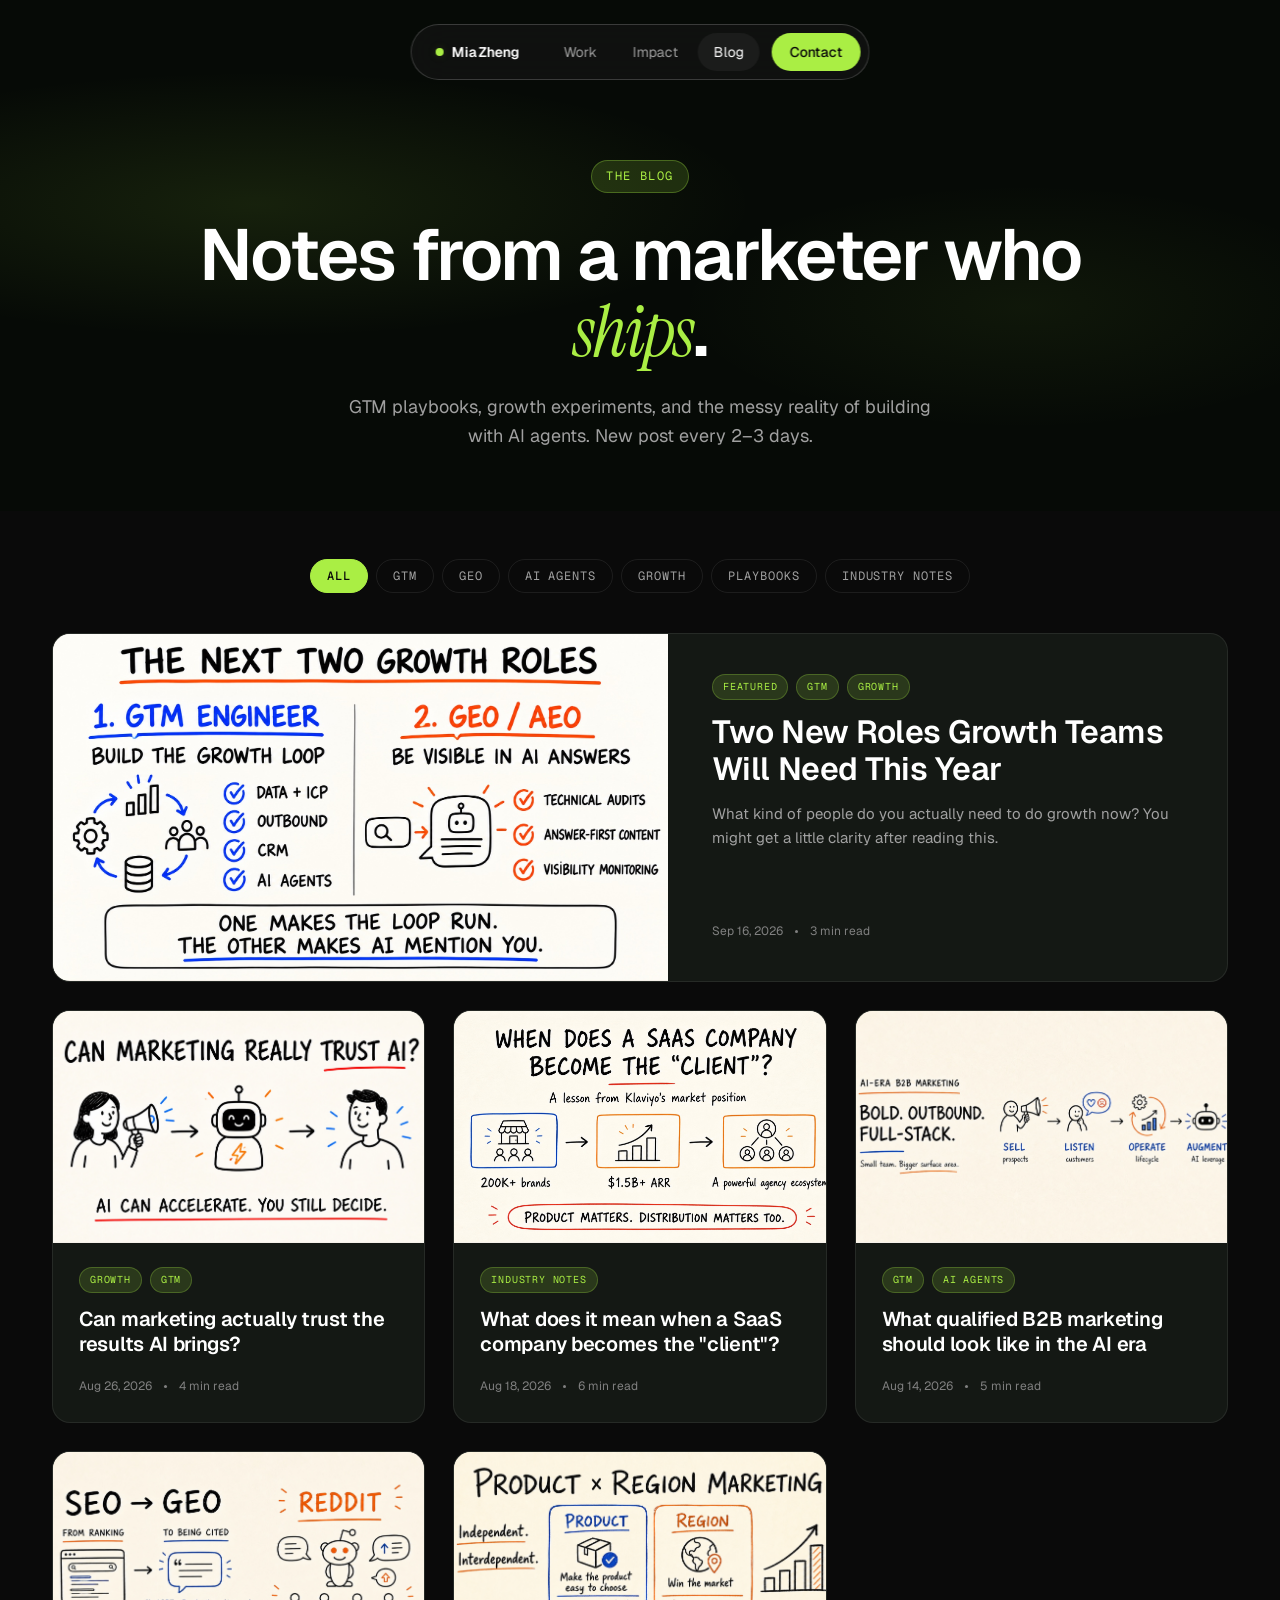
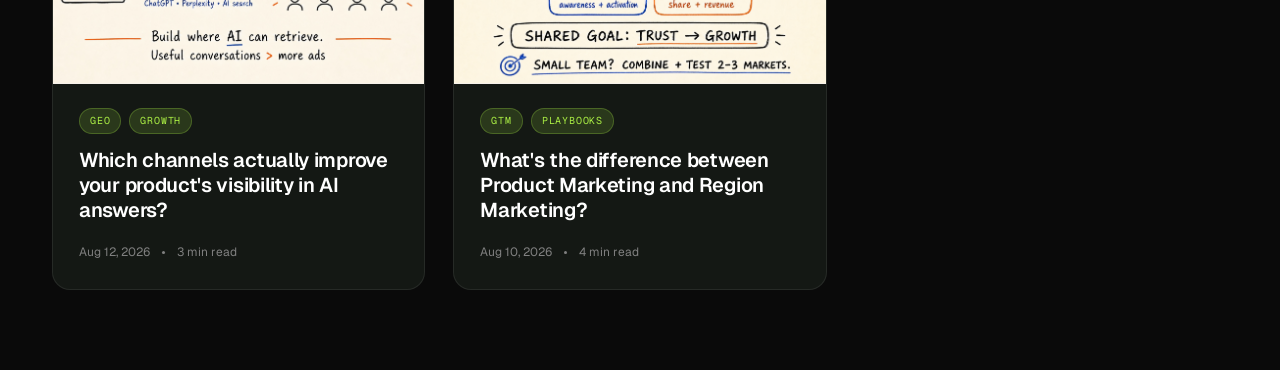
<file: blog/index.html>
<!DOCTYPE html>
<html lang="en">
<head>
<meta charset="UTF-8">
<meta name="viewport" content="width=device-width, initial-scale=1.0">
<title>Blog — Mia Zheng</title>
<meta name="description" content="Notes on GTM, growth, and building with AI agents. From a marketer who ships.">
<link rel="canonical" href="https://www.miazheng-growth.fun/blog/">
<meta property="og:type" content="website">
<meta property="og:site_name" content="Mia Zheng">
<meta property="og:url" content="https://www.miazheng-growth.fun/blog/">
<meta property="og:title" content="Blog — Mia Zheng">
<meta property="og:description" content="Notes on GTM, growth, and building with AI agents. From a marketer who ships.">
<meta property="og:image" content="https://www.miazheng-growth.fun/blog/images/avatar.jpg">
<meta name="twitter:card" content="summary">
<meta name="twitter:image" content="https://www.miazheng-growth.fun/blog/images/avatar.jpg">
<link rel="icon" type="image/svg+xml" href="data:image/svg+xml,%3Csvg xmlns='http://www.w3.org/2000/svg' viewBox='0 0 100 100'%3E%3Crect width='100' height='100' rx='22' fill='%230A0A0A'/%3E%3Ccircle cx='50' cy='50' r='18' fill='%23AAEE44'/%3E%3C/svg%3E">
<link rel="preconnect" href="https://fonts.googleapis.com">
<link rel="preconnect" href="https://fonts.gstatic.com" crossorigin>
<link href="https://fonts.googleapis.com/css2?family=Geist:wght@300;400;500;600;700;800&family=Geist+Mono:wght@400;500&family=Instrument+Serif:ital@0;1&display=swap" rel="stylesheet">
<style>
*, *::before, *::after { box-sizing: border-box; margin: 0; padding: 0; }
html { scroll-behavior: smooth; -webkit-font-smoothing: antialiased; }

:root {
  --bg-dark: #0A0A0A;
  --bg-elev: #141814;
  --bg-elev-2: #1a1e1a;
  --accent: #AAEE44;
  --accent-dim: #88BB33;
  --accent-glow: rgba(170, 238, 68, 0.15);
  --text-primary: #FFFFFF;
  --text-secondary: #A0A0A0;
  --text-tertiary: #808080;
  --text-body: #D8D8D6;
  --text-dark: #0A0A0A;
  --border-dark: rgba(255, 255, 255, 0.08);
  --border-dark-strong: rgba(255, 255, 255, 0.18);
  --font-sans: 'Geist', -apple-system, sans-serif;
  --font-mono: 'Geist Mono', 'SF Mono', monospace;
  --font-serif: 'Instrument Serif', Georgia, serif;
}

body {
  font-family: var(--font-sans);
  background: var(--bg-dark);
  color: var(--text-primary);
  font-size: 16px; line-height: 1.6;
  overflow-x: hidden;
}

/* NAV */
.nav {
  position: fixed; top: 24px; left: 50%; transform: translateX(-50%);
  z-index: 100;
  display: flex; align-items: center; gap: 4px;
  padding: 8px 8px 8px 24px;
  background: rgba(20, 20, 20, 0.7);
  backdrop-filter: blur(20px); -webkit-backdrop-filter: blur(20px);
  border: 0.5px solid var(--border-dark-strong);
  border-radius: 100px;
  font-size: 14px;
}
.nav-logo, .nav-links a, .lang-switch button { white-space: nowrap; }
.nav-logo { font-weight: 600; letter-spacing: -0.01em; margin-right: 24px; display: flex; align-items: center; gap: 8px; text-decoration: none; color: var(--text-primary); min-height: 32px; padding: 4px 0; }
.nav-logo::before { content: ''; width: 8px; height: 8px; border-radius: 50%; background: var(--accent); box-shadow: 0 0 8px var(--accent-glow); }
.nav-links { display: flex; gap: 4px; }
.nav-links a {
  color: var(--text-secondary); text-decoration: none;
  padding: 8px 16px; border-radius: 100px;
  transition: color 0.2s, background 0.2s;
}
.nav-links a:hover, .nav-links a.active { color: var(--text-primary); background: rgba(255,255,255,0.05); }
.nav-cta {
  background: var(--accent); color: var(--text-dark) !important;
  font-weight: 500; padding: 8px 18px !important;
  margin-left: 8px; border-radius: 100px;
  transition: transform 0.2s, background 0.2s;
}
.nav-cta:hover { background: #BBFF55 !important; transform: translateY(-1px); }

/* HEADER */
.blog-header {
  padding: 160px 32px 60px;
  text-align: center;
  position: relative;
  overflow: hidden;
  background: #060A06;
}
.blog-header::before {
  content: ''; position: absolute; inset: 0;
  background:
    radial-gradient(ellipse 60% 40% at 20% 40%, rgba(170, 238, 68, 0.10) 0%, transparent 65%),
    radial-gradient(ellipse 45% 40% at 80% 60%, rgba(170, 238, 68, 0.06) 0%, transparent 60%);
  pointer-events: none;
}
.blog-eyebrow {
  display: inline-block;
  font-family: var(--font-mono);
  font-size: 12px;
  text-transform: uppercase;
  letter-spacing: 0.12em;
  color: var(--accent);
  padding: 6px 14px;
  border: 1px solid rgba(170, 238, 68, 0.3);
  border-radius: 100px;
  background: var(--accent-glow);
  margin-bottom: 24px;
  position: relative; z-index: 1;
}
.blog-title {
  font-size: clamp(44px, 6vw, 72px);
  line-height: 1.05;
  letter-spacing: -0.03em;
  font-weight: 600;
  max-width: 900px;
  margin: 0 auto 24px;
  position: relative; z-index: 1;
}
.blog-title em {
  font-family: var(--font-serif); font-style: italic;
  font-weight: 400; color: var(--accent);
}
.blog-subtitle {
  font-size: 18px;
  color: var(--text-secondary);
  max-width: 620px;
  margin: 0 auto;
  line-height: 1.6;
  position: relative; z-index: 1;
}

/* FILTERS */
.filter-bar {
  max-width: 1240px;
  margin: 48px auto 40px;
  padding: 0 32px;
  display: flex;
  gap: 8px;
  flex-wrap: wrap;
  justify-content: center;
}
.filter-chip {
  font-family: var(--font-mono);
  font-size: 12px;
  text-transform: uppercase;
  letter-spacing: 0.08em;
  padding: 8px 16px;
  border-radius: 100px;
  background: transparent;
  color: var(--text-secondary);
  border: 1px solid var(--border-dark);
  cursor: pointer;
  transition: all 0.2s;
}
.filter-chip:hover { color: var(--text-primary); border-color: var(--border-dark-strong); }
.filter-chip.active {
  background: var(--accent);
  color: var(--text-dark);
  border-color: var(--accent);
  font-weight: 500;
}

/* GRID */
.posts-grid {
  max-width: 1240px;
  margin: 0 auto 80px;
  padding: 0 32px;
  display: grid;
  grid-template-columns: repeat(3, 1fr);
  gap: 28px;
}

/* Featured card spans full width */
.post-card.featured {
  grid-column: 1 / -1;
  display: grid;
  grid-template-columns: 1.1fr 1fr;
  gap: 0;
  padding: 0;
  overflow: hidden;
}
.post-card.featured .card-cover {
  aspect-ratio: auto;
  height: 100%;
  border-radius: 0;
}
.post-card.featured .card-body {
  padding: 40px 44px;
  display: flex; flex-direction: column; justify-content: center;
}
.post-card.featured .card-title {
  font-size: 32px;
  line-height: 1.15;
}
.post-card.featured .card-excerpt {
  display: block;
}

/* Regular card */
.post-card {
  background: var(--bg-elev);
  border: 1px solid var(--border-dark);
  border-radius: 18px;
  overflow: hidden;
  text-decoration: none;
  color: inherit;
  transition: transform 0.25s, border-color 0.25s, background 0.25s;
  display: flex; flex-direction: column;
}
.post-card:hover {
  transform: translateY(-3px);
  border-color: rgba(170, 238, 68, 0.3);
  background: var(--bg-elev-2);
}
.card-cover {
  width: 100%;
  aspect-ratio: 16/10;
  background: linear-gradient(135deg, #1a2a10 0%, #0f140f 100%);
  border-bottom: 1px solid var(--border-dark);
  display: flex; align-items: center; justify-content: center;
  font-family: var(--font-mono); font-size: 11px;
  color: var(--text-tertiary);
  text-transform: uppercase; letter-spacing: 0.15em;
  position: relative;
  overflow: hidden;
}
.card-cover::before {
  content: ''; position: absolute; inset: 0;
  background: radial-gradient(ellipse 60% 60% at 30% 40%, rgba(170, 238, 68, 0.12) 0%, transparent 65%);
}
.card-cover.c2 { background: linear-gradient(135deg, #1a1425 0%, #0f0d14 100%); }
.card-cover.c2::before { background: radial-gradient(ellipse 60% 60% at 70% 60%, rgba(140, 100, 255, 0.15) 0%, transparent 65%); }
.card-cover.c3 { background: linear-gradient(135deg, #251a14 0%, #140e0d 100%); }
.card-cover.c3::before { background: radial-gradient(ellipse 60% 60% at 40% 60%, rgba(255, 150, 80, 0.15) 0%, transparent 65%); }
.card-cover.c4 { background: linear-gradient(135deg, #14251f 0%, #0d1410 100%); }
.card-cover.c4::before { background: radial-gradient(ellipse 60% 60% at 60% 40%, rgba(80, 220, 180, 0.15) 0%, transparent 65%); }
.card-cover.has-img { background: #F5F0E8; padding: 0; }
.card-cover.has-img::before { display: none; }
.card-cover.has-img img { width: 100%; height: 100%; object-fit: cover; display: block; }

.card-body {
  padding: 24px 26px 26px;
  display: flex; flex-direction: column;
  flex: 1;
  gap: 14px;
}
.card-tag-row { display: flex; gap: 8px; flex-wrap: wrap; }
.card-tag {
  font-family: var(--font-mono);
  font-size: 10px;
  text-transform: uppercase;
  letter-spacing: 0.08em;
  padding: 4px 10px;
  border-radius: 100px;
  background: var(--accent-glow);
  color: var(--accent);
  border: 1px solid rgba(170, 238, 68, 0.25);
}
.card-title {
  font-size: 20px;
  font-weight: 600;
  letter-spacing: -0.015em;
  line-height: 1.25;
  color: var(--text-primary);
}
.card-excerpt {
  display: none;
  font-size: 15px;
  color: var(--text-secondary);
  line-height: 1.6;
}
.card-meta {
  margin-top: auto;
  font-size: 12px;
  color: var(--text-tertiary);
  display: flex; align-items: center; gap: 12px;
  padding-top: 6px;
}
.meta-dot { width: 3px; height: 3px; border-radius: 50%; background: var(--text-tertiary); }

/* NEWSLETTER STRIP */
.newsletter {
  max-width: 1080px;
  margin: 0 auto 120px;
  padding: 48px 40px;
  border-radius: 20px;
  background: linear-gradient(135deg, rgba(170, 238, 68, 0.10) 0%, rgba(170, 238, 68, 0.02) 100%);
  border: 1px solid rgba(170, 238, 68, 0.25);
  display: flex; align-items: center; gap: 32px;
  flex-wrap: wrap;
}
.newsletter-text { flex: 1; min-width: 280px; }
.newsletter h3 {
  font-size: 26px; font-weight: 600; letter-spacing: -0.02em;
  margin-bottom: 8px;
}
.newsletter p { color: var(--text-secondary); font-size: 15px; }
.newsletter-form { display: flex; gap: 10px; flex: 1; min-width: 280px; }
.newsletter-input {
  flex: 1;
  padding: 14px 18px;
  border-radius: 100px;
  background: rgba(0,0,0,0.4);
  border: 1px solid var(--border-dark-strong);
  color: var(--text-primary);
  font-family: var(--font-sans);
  font-size: 14px;
  outline: none;
}
.newsletter-input::placeholder { color: var(--text-tertiary); }
.newsletter-input:focus { border-color: var(--accent); }
.newsletter-btn {
  padding: 14px 24px;
  background: var(--accent);
  color: var(--text-dark);
  border: none;
  border-radius: 100px;
  font-weight: 500;
  font-family: var(--font-sans);
  font-size: 14px;
  cursor: pointer;
  transition: transform 0.2s, background 0.2s;
}
.newsletter-btn:hover { background: #BBFF55; transform: translateY(-1px); }

/* RESPONSIVE */
@media (max-width: 900px) {
  .posts-grid { grid-template-columns: repeat(2, 1fr); }
  .post-card.featured { grid-template-columns: 1fr; }
  .post-card.featured .card-cover { aspect-ratio: 16/10; }
  .post-card.featured .card-body { padding: 24px 26px 26px; }
  .post-card.featured .card-title { font-size: 22px; }
}
@media (max-width: 600px) {
  .posts-grid { grid-template-columns: 1fr; }
  .nav { top: 12px; padding: 6px 6px 6px 18px; font-size: 13px; }
  .nav-logo { margin-right: 12px; }
  .nav-links a[href*="#"]:not(.nav-cta) { display: none; }
  .nav-links a { padding: 6px 12px; }
  .blog-header { padding: 120px 24px 40px; }
  .newsletter { padding: 32px 24px; }
}
</style>
</head>
<body>

<nav class="nav">
  <a href="../" class="nav-logo">Mia Zheng</a>
  <span class="nav-links">
    <a href="../#workflow">Work</a>
    <a href="../#impact">Impact</a>
    <a href="./" class="active">Blog</a>
    <a href="../#contact" class="nav-cta">Contact</a>
  </span>
</nav>

<header class="blog-header">
  <span class="blog-eyebrow">The Blog</span>
  <h1 class="blog-title">Notes from a marketer who <em>ships</em>.</h1>
  <p class="blog-subtitle">GTM playbooks, growth experiments, and the messy reality of building with AI agents. New post every 2–3 days.</p>
</header>

<div class="filter-bar">
  <button class="filter-chip active" data-filter="all">All</button>
  <button class="filter-chip" data-filter="GTM">GTM</button>
  <button class="filter-chip" data-filter="GEO">GEO</button>
  <button class="filter-chip" data-filter="AI Agents">AI Agents</button>
  <button class="filter-chip" data-filter="Growth">Growth</button>
  <button class="filter-chip" data-filter="Playbooks">Playbooks</button>
  <button class="filter-chip" data-filter="Industry Notes">Industry Notes</button>
</div>

<div class="posts-grid">

  <!-- FEATURED (marketingrole) -->
  <a href="marketingrole/" class="post-card featured" data-tags="GTM,Growth,GEO">
    <div class="card-cover has-img"><img src="images/marketingrole-hero.jpg" alt="Two New Roles Growth Teams Will Need This Year"></div>
    <div class="card-body">
      <div class="card-tag-row">
        <span class="card-tag">Featured</span>
        <span class="card-tag">GTM</span>
        <span class="card-tag">Growth</span>
      </div>
      <h2 class="card-title">Two New Roles Growth Teams Will Need This Year</h2>
      <p class="card-excerpt">What kind of people do you actually need to do growth now? You might get a little clarity after reading this.</p>
      <div class="card-meta">
        <span>Sep 16, 2026</span>
        <span class="meta-dot"></span>
        <span>3 min read</span>
      </div>
    </div>
  </a>


  <!-- FEATURED (trust-ai) -->
  <a href="trust-ai/" class="post-card" data-tags="Growth,GTM">
    <div class="card-cover has-img"><img src="images/trust-ai-hero.jpg" alt="Can marketing actually trust the results AI brings?"></div>
    <div class="card-body">
      <div class="card-tag-row">
        <span class="card-tag">Growth</span>
        <span class="card-tag">GTM</span>
      </div>
      <h3 class="card-title">Can marketing actually trust the results AI brings?</h3>
      <p class="card-excerpt">AI helped me generate $1M in revenue! You're sick of hearing that. My take on what AI actually does: use it, don't depend on it.</p>
      <div class="card-meta">
        <span>Aug 26, 2026</span>
        <span class="meta-dot"></span>
        <span>4 min read</span>
      </div>
    </div>
  </a>




  <!-- FEATURED -->
  <a href="klaviyo-the-client/" class="post-card" data-tags="Industry Notes">
    <div class="card-cover has-img"><img src="images/saas-as-client-hero.jpg" alt="When does a SaaS company become the client? A lesson from Klaviyo's market position"></div>
    <div class="card-body">
      <div class="card-tag-row">
        <span class="card-tag">Industry Notes</span>
      </div>
      <h3 class="card-title">What does it mean when a SaaS company becomes the "client"?</h3>
      <p class="card-excerpt">Klaviyo is the one company in our industry that genuinely earns the title of "the client." What its market position — and its agency ecosystem — teaches the rest of us.</p>
      <div class="card-meta">
        <span>Aug 18, 2026</span>
        <span class="meta-dot"></span>
        <span>6 min read</span>
      </div>
    </div>
  </a>

  <!-- REGULAR CARDS -->
  <a href="ai-era-b2b-marketing/" class="post-card" data-tags="GTM,AI Agents,Playbooks">
    <div class="card-cover has-img"><img src="images/ai-era-b2b-marketing-hero.jpg" alt="AI-era B2B marketing — bold, outbound, full-stack"></div>
    <div class="card-body">
      <div class="card-tag-row"><span class="card-tag">GTM</span><span class="card-tag">AI Agents</span></div>
      <h3 class="card-title">What qualified B2B marketing should look like in the AI era</h3>
      <div class="card-meta"><span>Aug 14, 2026</span><span class="meta-dot"></span><span>5 min read</span></div>
    </div>
  </a>

  <a href="geo-vs-seo/" class="post-card" data-tags="GEO,Growth,AI Agents">
    <div class="card-cover has-img"><img src="images/geo-vs-seo-hero.jpg" alt="SEO to GEO — from ranking to being cited"></div>
    <div class="card-body">
      <div class="card-tag-row"><span class="card-tag">GEO</span><span class="card-tag">Growth</span></div>
      <h3 class="card-title">Which channels actually improve your product's visibility in AI answers?</h3>
      <div class="card-meta"><span>Aug 12, 2026</span><span class="meta-dot"></span><span>3 min read</span></div>
    </div>
  </a>

  <a href="product-vs-region/" class="post-card" data-tags="GTM,Playbooks">
    <div class="card-cover has-img"><img src="images/product-vs-region-hero.jpg" alt="Product x Region Marketing — independent, interdependent"></div>
    <div class="card-body">
      <div class="card-tag-row"><span class="card-tag">GTM</span><span class="card-tag">Playbooks</span></div>
      <h3 class="card-title">What's the difference between Product Marketing and Region Marketing?</h3>
      <div class="card-meta"><span>Aug 10, 2026</span><span class="meta-dot"></span><span>4 min read</span></div>
    </div>
  </a>

</div>

<script>
// Tag filtering
const chips = document.querySelectorAll('.filter-chip');
const cards = document.querySelectorAll('.post-card');
chips.forEach(chip => {
  chip.addEventListener('click', () => {
    chips.forEach(c => c.classList.remove('active'));
    chip.classList.add('active');
    const filter = chip.dataset.filter;
    cards.forEach(card => {
      const tags = (card.dataset.tags || '').split(',');
      card.style.display = (filter === 'all' || tags.includes(filter)) ? '' : 'none';
    });
  });
});
</script>

</body>
</html>
</file>
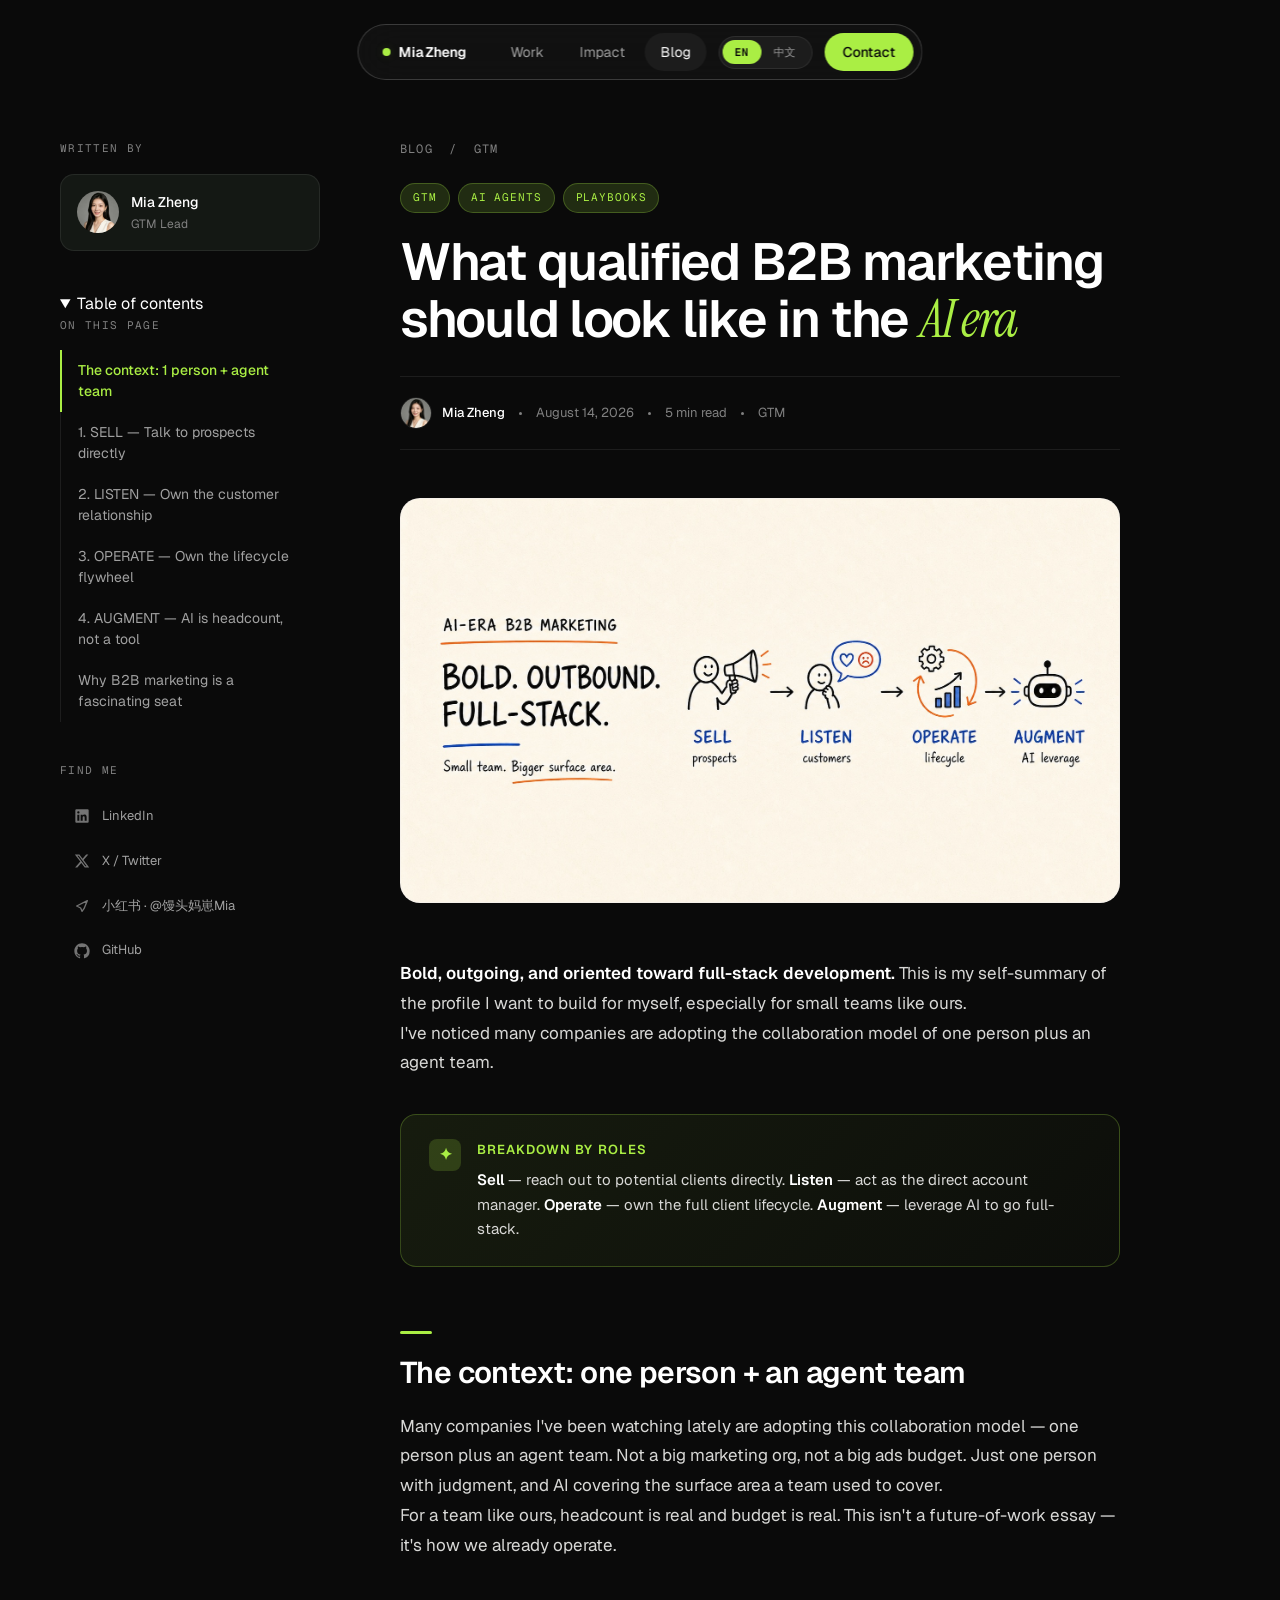
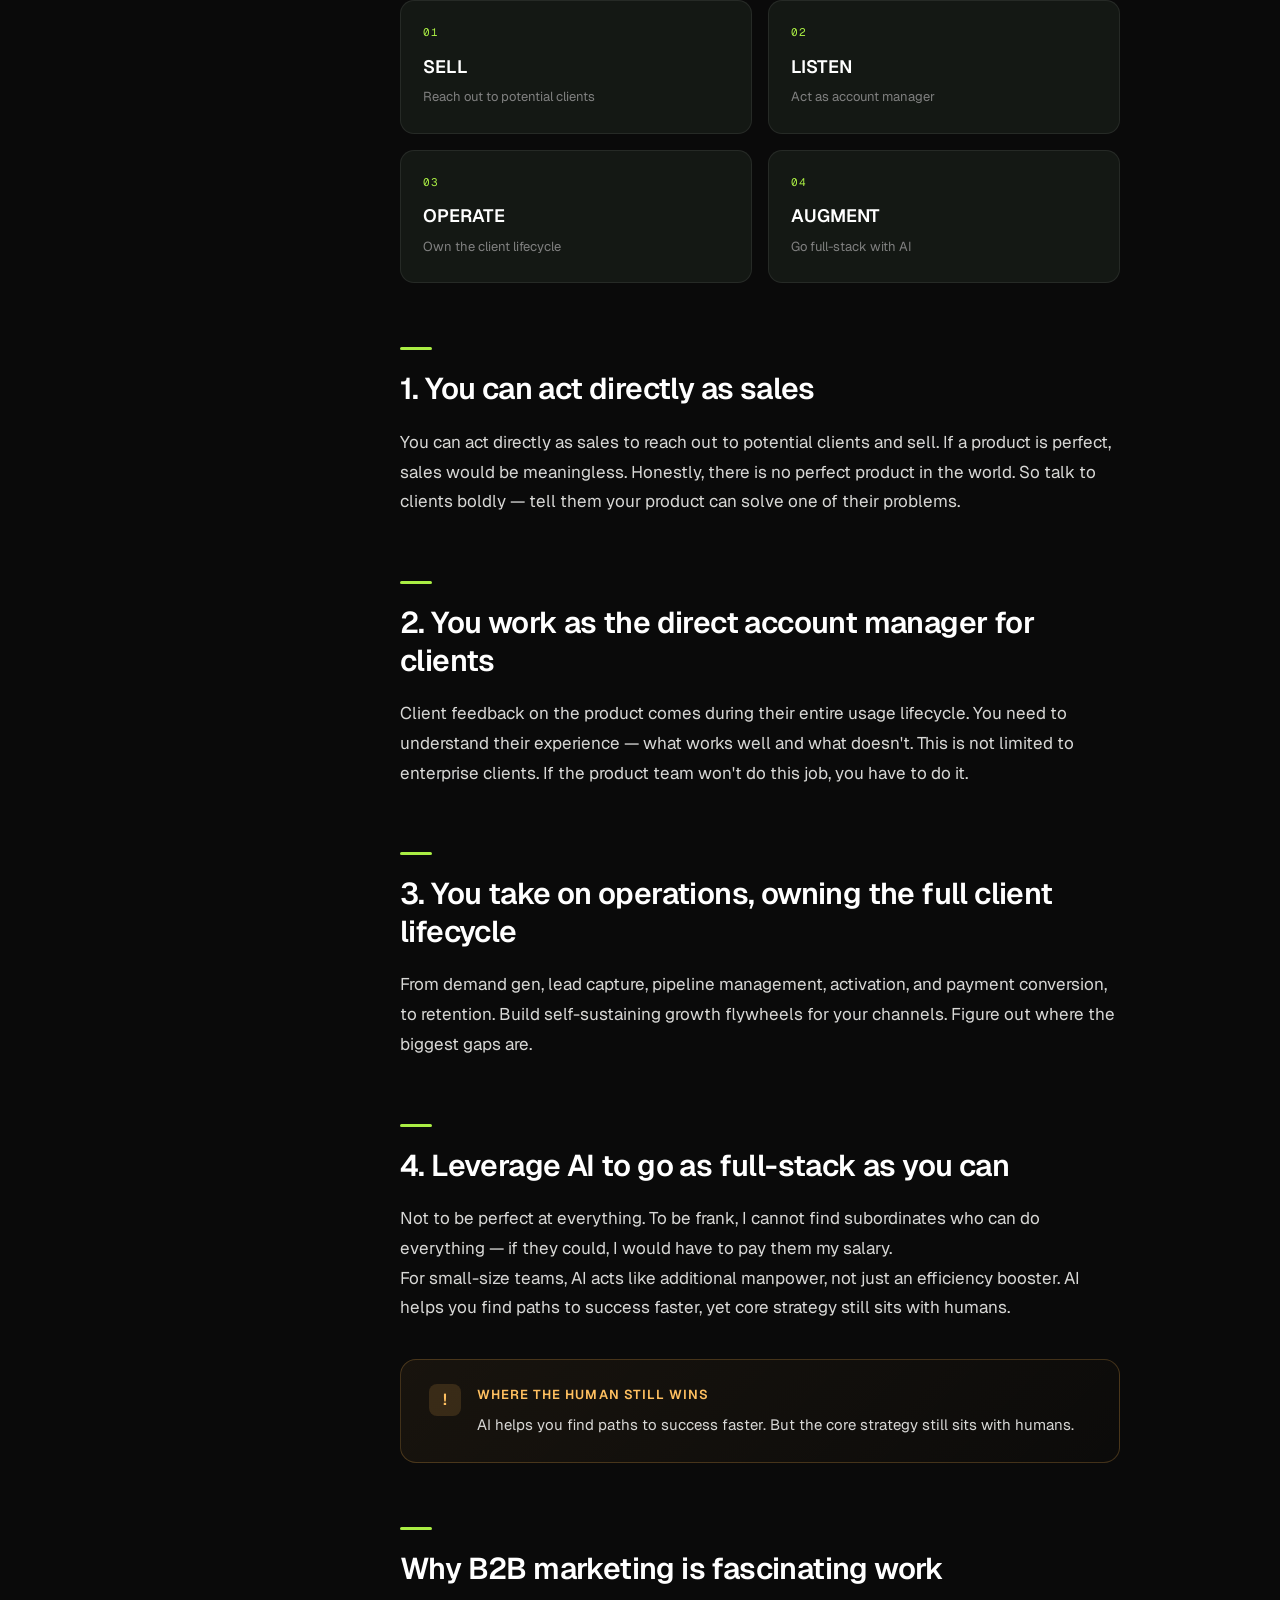
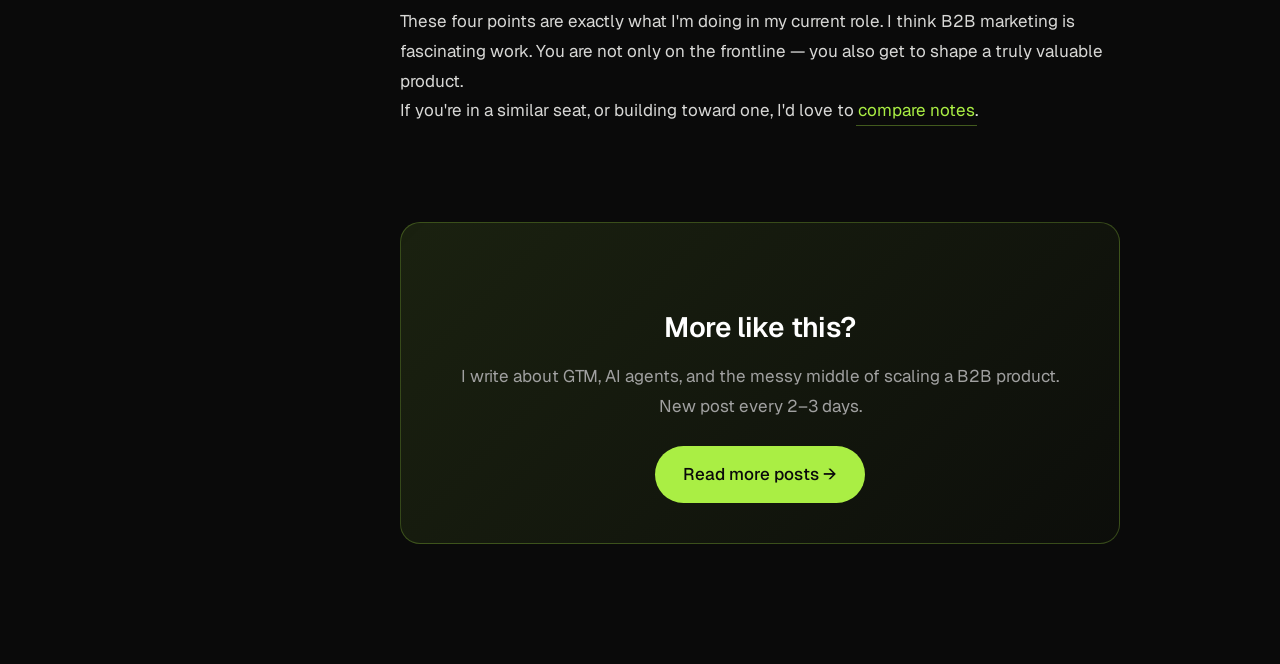
<file: blog/ai-era-b2b-marketing/index.html>
<!DOCTYPE html>
<html lang="en">
<head>
<meta charset="UTF-8">
<meta name="viewport" content="width=device-width, initial-scale=1.0">
<title>What Qualified B2B Marketing Should Look Like in the AI Era — Mia Zheng</title>
<meta name="description" content="Bold, outbound, full-stack minded — the picture of a B2B marketer for the 1-person-plus-agent-team era. Four roles I play every week.">
<link rel="canonical" href="https://www.miazheng-growth.fun/blog/ai-era-b2b-marketing/">
<meta property="og:type" content="article">
<meta property="og:site_name" content="Mia Zheng">
<meta property="og:url" content="https://www.miazheng-growth.fun/blog/ai-era-b2b-marketing/">
<meta property="og:title" content="What Qualified B2B Marketing Should Look Like in the AI Era — Mia Zheng">
<meta property="og:description" content="Bold, outbound, full-stack minded — the picture of a B2B marketer for the 1-person-plus-agent-team era. Four roles I play every week.">
<meta property="og:image" content="https://www.miazheng-growth.fun/blog/images/ai-era-b2b-marketing-hero.jpg">
<meta name="twitter:card" content="summary_large_image">
<meta name="twitter:image" content="https://www.miazheng-growth.fun/blog/images/ai-era-b2b-marketing-hero.jpg">
<link rel="icon" type="image/svg+xml" href="data:image/svg+xml,%3Csvg xmlns='http://www.w3.org/2000/svg' viewBox='0 0 100 100'%3E%3Crect width='100' height='100' rx='22' fill='%230A0A0A'/%3E%3Ccircle cx='50' cy='50' r='18' fill='%23AAEE44'/%3E%3C/svg%3E">
<link rel="preconnect" href="https://fonts.googleapis.com">
<link rel="preconnect" href="https://fonts.gstatic.com" crossorigin>
<link href="https://fonts.googleapis.com/css2?family=Geist:wght@300;400;500;600;700;800&family=Geist+Mono:wght@400;500&family=Instrument+Serif:ital@0;1&family=Noto+Sans+SC:wght@400;500;600;700&family=Noto+Serif+SC:wght@400;600&display=swap" rel="stylesheet">
<style>
*, *::before, *::after { box-sizing: border-box; margin: 0; padding: 0; }
html { scroll-behavior: smooth; -webkit-font-smoothing: antialiased; }

:root {
  --bg-dark: #0A0A0A;
  --bg-card: #111A10;
  --bg-elev: #141814;
  --accent: #AAEE44;
  --accent-dim: #88BB33;
  --accent-glow: rgba(170, 238, 68, 0.15);
  --text-primary: #FFFFFF;
  --text-secondary: #A0A0A0;
  --text-tertiary: #808080;
  --text-body: #D8D8D6;
  --text-dark: #0A0A0A;
  --border-dark: rgba(255, 255, 255, 0.08);
  --border-dark-strong: rgba(255, 255, 255, 0.18);
  --font-sans: 'Geist', -apple-system, sans-serif;
  --font-mono: 'Geist Mono', 'SF Mono', monospace;
  --font-serif: 'Instrument Serif', Georgia, serif;
  --font-sans-zh: 'Noto Sans SC', 'PingFang SC', 'Microsoft YaHei', sans-serif;
  --font-serif-zh: 'Noto Serif SC', 'Songti SC', serif;
}

body {
  font-family: var(--font-sans);
  background: var(--bg-dark);
  color: var(--text-primary);
  font-size: 16px; line-height: 1.6;
  overflow-x: hidden;
}
body.lang-zh { font-family: var(--font-sans-zh); }
body.lang-zh .prose em, body.lang-zh h1 em, body.lang-zh blockquote { font-family: var(--font-serif-zh); font-style: normal; }

[data-lang] { display: none; }
body.lang-en [data-lang="en"] { display: revert; }
body.lang-zh [data-lang="zh"] { display: revert; }
body.lang-en .prose > [data-lang="en"], body.lang-zh .prose > [data-lang="zh"] { display: block; }

/* NAV */
.nav { position: fixed; top: 24px; left: 50%; transform: translateX(-50%); z-index: 100; display: flex; align-items: center; gap: 4px; padding: 8px 8px 8px 24px; background: rgba(20,20,20,0.7); backdrop-filter: blur(20px); -webkit-backdrop-filter: blur(20px); border: 0.5px solid var(--border-dark-strong); border-radius: 100px; font-size: 14px; }
.nav-logo, .nav-links a, .lang-switch button { white-space: nowrap; }
.nav-logo { font-weight: 600; letter-spacing: -0.01em; margin-right: 24px; display: flex; align-items: center; gap: 8px; text-decoration: none; color: var(--text-primary); min-height: 32px; padding: 4px 0; }
.nav-logo::before { content: ''; width: 8px; height: 8px; border-radius: 50%; background: var(--accent); box-shadow: 0 0 8px var(--accent-glow); }
.nav-links { display: flex; gap: 4px; align-items: center; }
.nav-links a { color: var(--text-secondary); text-decoration: none; padding: 8px 16px; border-radius: 100px; transition: color 0.2s, background 0.2s; }
.nav-links a:hover, .nav-links a.active { color: var(--text-primary); background: rgba(255,255,255,0.05); }
.nav-cta { background: var(--accent); color: var(--text-dark) !important; font-weight: 500; padding: 8px 18px !important; margin-left: 8px; border-radius: 100px; transition: transform 0.2s, background 0.2s; }
.nav-cta:hover { background: #BBFF55 !important; transform: translateY(-1px); }

.lang-switch { display: inline-flex; align-items: center; padding: 3px; margin-left: 8px; border-radius: 100px; background: rgba(255,255,255,0.05); border: 1px solid var(--border-dark); font-family: var(--font-mono); font-size: 11px; }
.lang-switch button { border: none; background: transparent; color: var(--text-secondary); padding: 5px 12px; border-radius: 100px; cursor: pointer; font-family: inherit; font-size: inherit; letter-spacing: 0.05em; transition: color 0.2s, background 0.2s; }
.lang-switch button:hover { color: var(--text-primary); }
body.lang-en .lang-switch button[data-set="en"], body.lang-zh .lang-switch button[data-set="zh"] { background: var(--accent); color: var(--text-dark); font-weight: 600; }

/* LAYOUT */
.article-wrap { max-width: 1240px; margin: 0 auto; padding: 140px 40px 120px; display: grid; grid-template-columns: 260px 1fr; grid-template-areas: "sidebar hero" "sidebar body"; column-gap: 80px; row-gap: 0; align-items: start; }
.sidebar { grid-area: sidebar; position: sticky; top: 120px; display: flex; flex-direction: column; gap: 40px; }
.article-hero { grid-area: hero; max-width: 720px; }
.article-body { grid-area: body; max-width: 720px; }

/* SIDEBAR */
.sidebar-label { font-family: var(--font-mono); font-size: 11px; text-transform: uppercase; letter-spacing: 0.12em; color: var(--text-tertiary); margin-bottom: 16px; }
.toc { border-left: 1px solid var(--border-dark); }
.toc ul { list-style: none; }
.toc li a { display: block; padding: 10px 16px; color: var(--text-secondary); text-decoration: none; font-size: 14px; line-height: 1.5; border-left: 2px solid transparent; margin-left: -1px; transition: color 0.2s, border-color 0.2s; }
.toc li a:hover { color: var(--text-primary); }
.toc li a.active { color: var(--accent); border-left-color: var(--accent); font-weight: 500; }
.author-card { display: flex; align-items: center; gap: 12px; padding: 16px; background: var(--bg-elev); border: 1px solid var(--border-dark); border-radius: 14px; }
.author-avatar { overflow: hidden; width: 42px; height: 42px; border-radius: 50%; background: linear-gradient(135deg, var(--accent), var(--accent-dim)); display: flex; align-items: center; justify-content: center; color: var(--text-dark); font-weight: 700; font-size: 16px; flex-shrink: 0; }
.author-avatar img { width: 100%; height: 100%; object-fit: cover; display: block; }
.author-name { font-weight: 500; font-size: 14px; }
.author-role { font-size: 12px; color: var(--text-tertiary); margin-top: 2px; }
.social-list { display: flex; flex-direction: column; gap: 4px; }
.social-link { display: flex; align-items: center; gap: 12px; padding: 10px 14px; color: var(--text-secondary); text-decoration: none; font-size: 13px; border-radius: 10px; transition: color 0.2s, background 0.2s; }
.social-link:hover { color: var(--text-primary); background: rgba(255,255,255,0.04); }
.social-link svg { width: 16px; height: 16px; flex-shrink: 0; opacity: 0.7; }

/* HERO */
.breadcrumb { font-family: var(--font-mono); font-size: 12px; color: var(--text-tertiary); margin-bottom: 24px; text-transform: uppercase; letter-spacing: 0.1em; }
.breadcrumb a { color: var(--text-tertiary); text-decoration: none; transition: color 0.2s; display: inline-block; padding: 6px 4px; margin: -6px -4px; }
.breadcrumb a:hover { color: var(--accent); }
.tag-row { display: flex; gap: 8px; margin-bottom: 20px; flex-wrap: wrap; }
.tag { font-family: var(--font-mono); font-size: 11px; text-transform: uppercase; letter-spacing: 0.08em; padding: 5px 12px; border-radius: 100px; background: var(--accent-glow); color: var(--accent); border: 1px solid rgba(170,238,68,0.25); }
.article-hero h1 { font-size: clamp(36px, 5vw, 52px); line-height: 1.1; letter-spacing: -0.025em; font-weight: 600; margin-bottom: 28px; }
.article-hero h1 em { font-family: var(--font-serif); font-style: italic; font-weight: 400; color: var(--accent); }
body.lang-zh .article-hero h1 { letter-spacing: 0; line-height: 1.25; }
.meta-row { display: flex; align-items: center; gap: 14px; padding: 20px 0; margin-bottom: 48px; border-top: 1px solid var(--border-dark); border-bottom: 1px solid var(--border-dark); font-size: 13px; color: var(--text-tertiary); flex-wrap: wrap; }
.meta-row strong { color: var(--text-primary); font-weight: 500; }
.meta-row .meta-avatar { width: 32px; height: 32px; border-radius: 50%; object-fit: cover; display: block; flex-shrink: 0; border: 1px solid var(--border-dark); }
.meta-row .meta-author { display: flex; align-items: center; gap: 10px; }
.meta-dot { width: 3px; height: 3px; border-radius: 50%; background: var(--text-tertiary); }

/* COVER — supports real image */
.cover { width: 100%; aspect-ratio: 16 / 9; border-radius: 20px; border: 1px solid var(--border-dark); margin-bottom: 56px; overflow: hidden; background: #F5F0E8; }
.cover img { width: 100%; height: 100%; object-fit: cover; display: block; }

/* PROSE */
.prose { color: var(--text-body); font-size: 17px; line-height: 1.75; }
body.lang-zh .prose { line-height: 1.85; }
.prose > * + * { margin-top: 24px; }
.prose h2 { font-family: var(--font-sans); font-size: 30px; font-weight: 600; letter-spacing: -0.02em; color: var(--text-primary); line-height: 1.25; margin-top: 64px; margin-bottom: 20px; scroll-margin-top: 100px; }
body.lang-zh .prose h2 { font-family: var(--font-sans-zh); letter-spacing: 0; }
.prose h2::before { content: ''; display: block; width: 32px; height: 3px; background: var(--accent); border-radius: 2px; margin-bottom: 20px; }
.prose h3 { font-size: 21px; font-weight: 600; color: var(--text-primary); margin-top: 40px; margin-bottom: 12px; letter-spacing: -0.01em; scroll-margin-top: 100px; }
body.lang-zh .prose h3 { font-family: var(--font-sans-zh); letter-spacing: 0; }
.prose p { margin: 0; }
.prose a { color: var(--accent); text-decoration: none; border-bottom: 1px solid rgba(170,238,68,0.35); transition: border-color 0.2s, color 0.2s; }
.prose a:hover { color: #BBFF55; border-bottom-color: var(--accent); }
.prose strong { color: var(--text-primary); font-weight: 600; }
.prose em { font-family: var(--font-serif); font-style: italic; color: var(--text-primary); font-size: 1.05em; }
.prose ul, .prose ol { padding-left: 22px; }
.prose li { margin-bottom: 10px; }
.prose li::marker { color: var(--accent); }
.prose blockquote { border-left: 3px solid var(--accent); padding: 8px 0 8px 24px; margin: 32px 0; font-family: var(--font-serif); font-style: italic; font-size: 22px; line-height: 1.5; color: var(--text-primary); }
.prose blockquote cite { display: block; font-family: var(--font-sans); font-style: normal; font-size: 13px; color: var(--text-tertiary); margin-top: 12px; }
body.lang-zh .prose blockquote { font-family: var(--font-serif-zh); font-style: normal; }
body.lang-zh .prose blockquote cite { font-family: var(--font-sans-zh); }

/* CALLOUTS */
.callout { padding: 24px 28px; border-radius: 16px; border: 1px solid var(--border-dark); background: var(--bg-elev); margin: 36px 0; display: flex; gap: 16px; align-items: flex-start; }
.callout-icon { width: 32px; height: 32px; border-radius: 8px; display: flex; align-items: center; justify-content: center; font-size: 16px; font-weight: 600; flex-shrink: 0; }
.callout-body { flex: 1; }
.callout-title { font-size: 13px; font-weight: 600; text-transform: uppercase; letter-spacing: 0.08em; margin-bottom: 6px; }
.callout p { font-size: 15px; line-height: 1.65; color: var(--text-body); }
.callout p + p { margin-top: 10px; }
.callout--accent { background: linear-gradient(135deg, rgba(170,238,68,0.08) 0%, rgba(170,238,68,0.02) 100%); border-color: rgba(170,238,68,0.25); }
.callout--accent .callout-icon { background: rgba(170,238,68,0.18); color: var(--accent); }
.callout--accent .callout-title { color: var(--accent); }
.callout--info { background: linear-gradient(135deg, rgba(100,160,255,0.06) 0%, rgba(100,160,255,0.01) 100%); border-color: rgba(100,160,255,0.22); }
.callout--info .callout-icon { background: rgba(100,160,255,0.15); color: #7AB0FF; }
.callout--info .callout-title { color: #7AB0FF; }
.callout--warn { background: linear-gradient(135deg, rgba(255,180,80,0.06) 0%, rgba(255,180,80,0.01) 100%); border-color: rgba(255,180,80,0.22); }
.callout--warn .callout-icon { background: rgba(255,180,80,0.15); color: #FFC060; }
.callout--warn .callout-title { color: #FFC060; }
.callout--pink { background: linear-gradient(135deg, rgba(255,130,180,0.06) 0%, rgba(255,130,180,0.01) 100%); border-color: rgba(255,130,180,0.22); }
.callout--pink .callout-icon { background: rgba(255,130,180,0.15); color: #FF9BC4; }
.callout--pink .callout-title { color: #FF9BC4; }

/* ROLE CARDS — 4 pillars */
.role-grid { display: grid; grid-template-columns: repeat(2, 1fr); gap: 16px; margin: 40px 0; }
.role-card { padding: 22px 22px 24px; background: var(--bg-elev); border: 1px solid var(--border-dark); border-radius: 14px; }
.role-num { font-family: var(--font-mono); font-size: 11px; color: var(--accent); letter-spacing: 0.1em; margin-bottom: 8px; }
.role-title { font-size: 18px; font-weight: 600; margin-bottom: 4px; color: var(--text-primary); }
.role-sub { font-size: 13px; color: var(--text-tertiary); }

.bottom-cta { margin-top: 96px; padding: 40px; border-radius: 20px; background: linear-gradient(135deg, rgba(170,238,68,0.10) 0%, rgba(170,238,68,0.02) 100%); border: 1px solid rgba(170,238,68,0.25); text-align: center; }
.bottom-cta h3 { font-size: 28px; font-weight: 600; letter-spacing: -0.02em; margin-bottom: 10px; color: var(--text-primary); }
.bottom-cta p { color: var(--text-secondary); margin-bottom: 24px; }
.prose a.bottom-cta-btn, .bottom-cta-btn { display: inline-block; border-bottom: none; padding: 14px 28px; background: var(--accent); color: var(--text-dark); text-decoration: none; font-weight: 500; border-radius: 100px; transition: transform 0.2s, background 0.2s; }
.prose a.bottom-cta-btn:hover, .bottom-cta-btn:hover { background: #BBFF55; color: var(--text-dark); transform: translateY(-1px); }

/* RESPONSIVE */
@media (max-width: 960px) {
  .article-wrap { display: flex; flex-direction: column; gap: 0; padding: 110px 20px 80px; max-width: 720px; }
  .sidebar { display: contents; position: static; }
  .article-hero { order: 1; max-width: 100%; width: 100%; margin-bottom: 32px; }
  .side-author { order: 2; width: 100%; margin-bottom: 24px; }
  .side-toc { order: 3; width: 100%; margin-bottom: 24px; }
  .side-social { order: 4; width: 100%; margin-bottom: 40px; }
  .article-body { order: 5; max-width: 100%; width: 100%; }
  .side-toc details { border: 1px solid var(--border-dark); border-radius: 12px; background: var(--bg-elev); overflow: hidden; }
  .side-toc summary { list-style: none; padding: 14px 18px; cursor: pointer; display: flex; align-items: center; justify-content: space-between; font-weight: 600; font-size: 15px; color: var(--text-primary); }
  .side-toc summary::-webkit-details-marker { display: none; }
  .side-toc summary::after { content: '▾'; color: var(--text-tertiary); font-size: 12px; transition: transform 0.2s; }
  .side-toc details[open] summary::after { transform: rotate(180deg); }
  .side-toc .sidebar-label { display: none; }
  .side-toc .toc { border-left: none; padding: 0 8px 12px; }
  .side-social .sidebar-label { display: none; }
  .side-social .social-list { flex-direction: row; flex-wrap: wrap; gap: 6px; }
  .side-social .social-link { padding: 14px 12px; }
  .side-social .social-link span { display: none; }
  .role-grid { grid-template-columns: 1fr; }
  .article-hero h1 { font-size: 32px; }
  .prose { font-size: 16px; }
  .prose h2 { font-size: 24px; margin-top: 48px; }
  .prose h3 { font-size: 18px; margin-top: 32px; }
  .prose blockquote { font-size: 19px; }
  .bottom-cta { padding: 28px 24px; margin-top: 64px; }
  .bottom-cta h3 { font-size: 22px; }
  .cover { margin-bottom: 0; }
  .meta-row { margin-bottom: 32px; }
  .nav { top: 12px; padding: 6px 6px 6px 18px; font-size: 13px; }
  .nav-logo { margin-right: 12px; }
  .nav-links a[href*="#"]:not(.nav-cta) { display: none; }
  .nav-links { gap: 0; }
  .nav-links a { padding: 6px 10px; }
  .lang-switch { margin-left: 4px; }
  .lang-switch button { padding: 11px 14px; font-size: 12px; }
}

/* Phones (<=400px): the article nav also carries a language switcher,
   so drop the Blog link to keep the pill inside the screen. */
@media (max-width: 400px) {
  .nav { padding: 6px 6px 6px 14px; gap: 2px; }
  .nav-logo { margin-right: 6px; font-size: 12px; }
  .nav-links a:not(.nav-cta) { display: none; }
  .nav-cta { padding: 6px 12px !important; font-size: 12px; }
  .lang-switch { margin-left: 4px; }
  .lang-switch button { padding: 9px 10px; font-size: 11px; }
}

/* Inline body links: widen the touch area without disturbing line rhythm. */
.prose p > a:not(.bottom-cta-btn) {
  padding: 4px 2px;
  margin: -4px -2px;
}
.social-link.social-static { cursor: default; }
</style>
</head>
<body class="lang-en">

<nav class="nav">
  <a href="../../" class="nav-logo"><span>Mia Zheng</span></a>
  <span class="nav-links">
    <a href="../../#workflow"><span data-lang="en">Work</span><span data-lang="zh">作品</span></a>
    <a href="../../#impact"><span data-lang="en">Impact</span><span data-lang="zh">成果</span></a>
    <a href="../" class="active"><span data-lang="en">Blog</span><span data-lang="zh">博客</span></a>
    <span class="lang-switch">
      <button data-set="en" onclick="setLang('en')">EN</button>
      <button data-set="zh" onclick="setLang('zh')">中文</button>
    </span>
    <a href="../../#contact" class="nav-cta"><span data-lang="en">Contact</span><span data-lang="zh">联系</span></a>
  </span>
</nav>

<div class="article-wrap">

  <aside class="sidebar">
    <div class="side-author">
      <div class="sidebar-label"><span data-lang="en">Written by</span><span data-lang="zh">作者</span></div>
      <div class="author-card">
        <div class="author-avatar"><img src="../images/avatar.jpg" alt="Mia Zheng"></div>
        <div>
          <div class="author-name">Mia Zheng</div>
          <div class="author-role">GTM Lead</div>
        </div>
      </div>
    </div>

    <div class="side-toc">
      <details open>
        <summary><span data-lang="en">Table of contents</span><span data-lang="zh">目录</span></summary>
        <div class="sidebar-label"><span data-lang="en">On this page</span><span data-lang="zh">本文内容</span></div>
        <nav class="toc">
          <ul>
            <li><a href="#context" data-anchor="context" class="active"><span data-lang="en">The context: 1 person + agent team</span><span data-lang="zh">背景:1 个人 + agent 团队</span></a></li>
            <li><a href="#sell" data-anchor="sell"><span data-lang="en">1. SELL — Talk to prospects directly</span><span data-lang="zh">1. SELL — 直接接触潜在客户</span></a></li>
            <li><a href="#listen" data-anchor="listen"><span data-lang="en">2. LISTEN — Own the customer relationship</span><span data-lang="zh">2. LISTEN — 直接持有客户关系</span></a></li>
            <li><a href="#operate" data-anchor="operate"><span data-lang="en">3. OPERATE — Own the lifecycle flywheel</span><span data-lang="zh">3. OPERATE — 掌握生命周期飞轮</span></a></li>
            <li><a href="#augment" data-anchor="augment"><span data-lang="en">4. AUGMENT — AI is headcount, not a tool</span><span data-lang="zh">4. AUGMENT — AI 是人力,不是提效工具</span></a></li>
            <li><a href="#why" data-anchor="why"><span data-lang="en">Why B2B marketing is a fascinating seat</span><span data-lang="zh">为什么 B2B marketing 很有魅力</span></a></li>
          </ul>
        </nav>
      </details>
    </div>

    <div class="side-social">
      <div class="sidebar-label"><span data-lang="en">Find me</span><span data-lang="zh">找到我</span></div>
      <div class="social-list">
        <a href="https://www.linkedin.com/in/mia-zheng-a31214310" class="social-link" target="_blank" rel="noopener">
          <svg viewBox="0 0 24 24" fill="currentColor"><path d="M20.5 2h-17A1.5 1.5 0 002 3.5v17A1.5 1.5 0 003.5 22h17a1.5 1.5 0 001.5-1.5v-17A1.5 1.5 0 0020.5 2zM8 19H5v-9h3zM6.5 8.25A1.75 1.75 0 118.3 6.5a1.78 1.78 0 01-1.8 1.75zM19 19h-3v-4.74c0-1.42-.6-1.93-1.38-1.93A1.74 1.74 0 0013 14.19a.66.66 0 000 .14V19h-3v-9h2.9v1.3a3.11 3.11 0 012.7-1.4c1.55 0 3.36.86 3.36 3.66z"/></svg>
          <span>LinkedIn</span>
        </a>
        <a href="https://x.com/MinxiaZhen73449" class="social-link" target="_blank" rel="noopener">
          <svg viewBox="0 0 24 24" fill="currentColor"><path d="M18.244 2.25h3.308l-7.227 8.26 8.502 11.24H16.17l-5.214-6.817L4.99 21.75H1.68l7.73-8.835L1.254 2.25H8.08l4.713 6.231zm-1.161 17.52h1.833L7.084 4.126H5.117z"/></svg>
          <span>X / Twitter</span>
        </a>
        <span class="social-link social-static">
          <svg viewBox="0 0 24 24" fill="none" stroke="currentColor" stroke-width="2" stroke-linecap="round" stroke-linejoin="round"><path d="M20 4L4 12l6 3 2 5 3-4 5-12z"/></svg>
          <span>小红书 · @馒头妈崽Mia</span>
        </span>
        <a href="https://github.com/miazheng-max" class="social-link" target="_blank" rel="noopener">
          <svg viewBox="0 0 24 24" fill="currentColor"><path d="M12 .5C5.65.5.5 5.65.5 12c0 5.08 3.29 9.38 7.86 10.9.58.11.79-.25.79-.56v-2.01c-3.2.7-3.87-1.37-3.87-1.37-.52-1.33-1.28-1.68-1.28-1.68-1.05-.72.08-.7.08-.7 1.16.08 1.77 1.19 1.77 1.19 1.03 1.77 2.7 1.26 3.36.96.1-.75.4-1.26.73-1.55-2.55-.29-5.24-1.28-5.24-5.68 0-1.26.45-2.28 1.19-3.09-.12-.29-.52-1.47.11-3.06 0 0 .97-.31 3.18 1.18a11 11 0 015.79 0c2.21-1.49 3.18-1.18 3.18-1.18.63 1.59.23 2.77.11 3.06.74.81 1.19 1.83 1.19 3.09 0 4.42-2.7 5.38-5.27 5.67.41.35.78 1.05.78 2.12v3.14c0 .31.21.68.79.56A11.5 11.5 0 0023.5 12C23.5 5.65 18.35.5 12 .5z"/></svg>
          <span>GitHub</span>
        </a>
      </div>
    </div>
  </aside>

  <header class="article-hero">
    <div class="breadcrumb">
      <a href="../"><span data-lang="en">Blog</span><span data-lang="zh">博客</span></a> &nbsp;/&nbsp; GTM
    </div>

    <div class="tag-row">
      <span class="tag">GTM</span>
      <span class="tag">AI Agents</span>
      <span class="tag"><span data-lang="en">Playbooks</span><span data-lang="zh">思考</span></span>
    </div>

    <h1 data-lang="en">What qualified B2B marketing should look like in the <em>AI era</em></h1>
    <h1 data-lang="zh">AI 时代下,qualified 的 B2B marketing <em>应该是什么样子</em></h1>

    <div class="meta-row">
      <span class="meta-author"><img class="meta-avatar" src="../images/avatar.jpg" alt="Mia Zheng" loading="lazy"><strong>Mia Zheng</strong></span>
      <span class="meta-dot"></span>
      <span data-lang="en">August 14, 2026</span>
      <span data-lang="zh">2026年8月14日</span>
      <span class="meta-dot"></span>
      <span data-lang="en">5 min read</span>
      <span data-lang="zh">阅读约 5 分钟</span>
      <span class="meta-dot"></span>
      <span>GTM</span>
    </div>

    <div class="cover">
      <img src="../images/ai-era-b2b-marketing-hero.jpg" alt="AI-era B2B marketing: bold, outbound, full-stack — sell, listen, operate, augment">
    </div>
  </header>

  <div class="article-body">
    <div class="prose">

      <!-- ================ ENGLISH ================ -->
      <div data-lang="en">
        <p><strong>Bold, outgoing, and oriented toward full-stack development.</strong> This is my self-summary of the profile I want to build for myself, especially for small teams like ours.</p>

        <p>I've noticed many companies are adopting the collaboration model of one person plus an agent team.</p>

        <div class="callout callout--accent">
          <div class="callout-icon">✦</div>
          <div class="callout-body">
            <div class="callout-title">Breakdown by roles</div>
            <p><strong>Sell</strong> — reach out to potential clients directly. <strong>Listen</strong> — act as the direct account manager. <strong>Operate</strong> — own the full client lifecycle. <strong>Augment</strong> — leverage AI to go full-stack.</p>
          </div>
        </div>

        <h2 id="context">The context: one person + an agent team</h2>
        <p>Many companies I've been watching lately are adopting this collaboration model — one person plus an agent team. Not a big marketing org, not a big ads budget. Just one person with judgment, and AI covering the surface area a team used to cover.</p>
        <p>For a team like ours, headcount is real and budget is real. This isn't a future-of-work essay — it's how we already operate.</p>

        <div class="role-grid">
          <div class="role-card"><div class="role-num">01</div><div class="role-title">SELL</div><div class="role-sub">Reach out to potential clients</div></div>
          <div class="role-card"><div class="role-num">02</div><div class="role-title">LISTEN</div><div class="role-sub">Act as account manager</div></div>
          <div class="role-card"><div class="role-num">03</div><div class="role-title">OPERATE</div><div class="role-sub">Own the client lifecycle</div></div>
          <div class="role-card"><div class="role-num">04</div><div class="role-title">AUGMENT</div><div class="role-sub">Go full-stack with AI</div></div>
        </div>

        <h2 id="sell">1. You can act directly as sales</h2>
        <p>You can act directly as sales to reach out to potential clients and sell. If a product is perfect, sales would be meaningless. Honestly, there is no perfect product in the world. So talk to clients boldly — tell them your product can solve one of their problems.</p>

        <h2 id="listen">2. You work as the direct account manager for clients</h2>
        <p>Client feedback on the product comes during their entire usage lifecycle. You need to understand their experience — what works well and what doesn't. This is not limited to enterprise clients. If the product team won't do this job, you have to do it.</p>

        <h2 id="operate">3. You take on operations, owning the full client lifecycle</h2>
        <p>From demand gen, lead capture, pipeline management, activation, and payment conversion, to retention. Build self-sustaining growth flywheels for your channels. Figure out where the biggest gaps are.</p>

        <h2 id="augment">4. Leverage AI to go as full-stack as you can</h2>
        <p>Not to be perfect at everything. To be frank, I cannot find subordinates who can do everything — if they could, I would have to pay them my salary.</p>
        <p>For small-size teams, AI acts like additional manpower, not just an efficiency booster. AI helps you find paths to success faster, yet core strategy still sits with humans.</p>

        <div class="callout callout--warn">
          <div class="callout-icon">!</div>
          <div class="callout-body">
            <div class="callout-title">Where the human still wins</div>
            <p>AI helps you find paths to success faster. But the core strategy still sits with humans.</p>
          </div>
        </div>

        <h2 id="why">Why B2B marketing is fascinating work</h2>
        <p>These four points are exactly what I'm doing in my current role. I think B2B marketing is fascinating work. You are not only on the frontline — you also get to shape a truly valuable product.</p>
        <p>If you're in a similar seat, or building toward one, I'd love to <a href="../../#contact">compare notes</a>.</p>

        <div class="bottom-cta">
          <h3>More like this?</h3>
          <p>I write about GTM, AI agents, and the messy middle of scaling a B2B product. New post every 2–3 days.</p>
          <a href="../" class="bottom-cta-btn">Read more posts →</a>
        </div>
      </div>

      <!-- ================ CHINESE ================ -->
      <div data-lang="zh">
        <p><strong>大胆的、外向的、full-stack 取向的。</strong>这是我给自己在这个岗位上不断勾勒的画像 —— 说实话,我觉得每一个身处小规模团队的 B2B marketer,现在都应该给自己画这样一张画像。</p>

        <p>不是"什么都做一点的 generalist",也不是"埋在一个渠道里的 specialist"。而是介于两者之间、又是全新的一种角色:一个人手规模不大的团队里的 operator —— 走得快、直接和客户对话、掌握完整漏斗、把 AI 当成额外的一双手,而不只是一个提效工具。</p>

        <div class="callout callout--accent">
          <div class="callout-icon">✦</div>
          <div class="callout-body">
            <div class="callout-title">这个角色的形状</div>
            <p>四个动作,每周都在做:<strong>Sell</strong> 直接接触潜在客户、<strong>Listen</strong> 从客户身上学、<strong>Operate</strong> 掌握生命周期、<strong>Augment</strong> 用 AI 放大自己。下面是我在每一件事上真实的时间投入。</p>
          </div>
        </div>

        <h2 id="context-zh">背景:1 个人 + agent 团队</h2>
        <p>这段时间,我最欣赏的那些公司里都在流行同一种协作方式:<strong>1 个人 + 一支 agent 团队。</strong>不是 50 人的 marketing 部门,也不是一大堆预算的付费投放,而是一个判断力足够、覆盖面足够宽的 operator,配一支 AI 团队帮她做"第二班"的活。</p>
        <p>对我们这样规模的团队来说 —— headcount 是真实的、预算是真实的、"再招一个 marketer"从来都不是一个轻松的答案 —— 这不是一篇"未来工作方式"的展望文章,这就是当下的工作方式。</p>

        <div class="role-grid">
          <div class="role-card"><div class="role-num">01</div><div class="role-title">SELL</div><div class="role-sub">直接接触潜在客户</div></div>
          <div class="role-card"><div class="role-num">02</div><div class="role-title">LISTEN</div><div class="role-sub">向客户学习</div></div>
          <div class="role-card"><div class="role-num">03</div><div class="role-title">OPERATE</div><div class="role-sub">掌握生命周期</div></div>
          <div class="role-card"><div class="role-num">04</div><div class="role-title">AUGMENT</div><div class="role-sub">用 AI 让自己跑得更快</div></div>
        </div>

        <h2 id="sell-zh">1. SELL —— 直接接触潜在客户</h2>
        <p>我不会坐等 pipeline 掉下来,而是主动去拿。</p>
        <p>原因非常朴素:<strong>没有一款产品是完美的。</strong>任何一个告诉你"我们产品是自己会卖"的创始人,要么是太早期,要么是在骗你。销售的存在不是因为你的产品差,而是因为一个买家在某个周二下午,需要有人帮她相信 —— 你的产品能解决<em>她的</em>那个具体问题,而不是一个通用版本的问题。</p>
        <p>所以我做 outbound。我直接和潜在客户对话。我不假装成一个客服机器人,也不做"hi,就是简单跟进一下"的 SDR。我告诉对方我们真正擅长解决的那一个问题、问对方真正想解的是什么,然后让对话自然走下去。</p>

        <h2 id="listen-zh">2. LISTEN —— 直接持有客户关系</h2>
        <p>最好的产品反馈从来不在 NPS 问卷里,而是在一个客户使用到第 4 个月时随口提到的那些小事 —— 她自己搭的 workaround、她放弃使用的功能、她差点流失的那个瞬间。</p>
        <p>所以我不把付费客户交给客服工单系统就撒手。我留在这个链路里。不只是 enterprise 客户 —— 小客户同样重要,因为那才是产品在真实场景下的样子。</p>

        <div class="callout callout--info">
          <div class="callout-icon">i</div>
          <div class="callout-body">
            <div class="callout-title">一条我坚持的规则</div>
            <p>如果你的产品团队没有系统性地在做客户研究,那么 marketing 就必须做。这个信号太值钱,不能放着不管 —— 而且它就是你和下一个潜在客户对话时的原材料。</p>
          </div>
        </div>

        <h2 id="operate-zh">3. OPERATE —— 掌握生命周期飞轮</h2>
        <p>Demand gen → lead capture → pipeline → 激活 → 付费 → 留存。这才是完整的闭环。如果你只掌握漏斗顶端,那你只是一台线索机,不是一个 marketer。</p>
        <p>我尽量让自己手里握着每一个环节 —— 不是因为我想控制一切,而是因为最大的漏洞永远不在你以为它在的地方。你花三个月优化线索捕获,结果发现真正的问题在第 4 天的激活。这个视角,你从漏斗顶端是永远看不到的。</p>
        <p>目标不是每个环节都自己做,而是每周都清楚地知道 —— <em>最大的洞在哪里</em> —— 并且拥有足够的上下文快速去补它。</p>

        <h2 id="augment-zh">4. AUGMENT —— AI 是人力,不是提效工具</h2>
        <p>有一个 framing 让我真正想通了这件事:对小团队来说,<strong>AI 不是一个提效工具,而是一个人力。</strong></p>
        <p>讲实话?我找不到一个人类下属能把这些事情都做好 —— 竞品研究、内容起草、sequence、dashboard、合同 redline、客户调研、deck 制作。如果她真的存在,那我应该把我的工资发给她,而不是给她开 junior 的薪。</p>
        <p>但一支 agent 团队可以。不是每件事都完美,但足以把那些"如果不这么做就永远做不到"的事情推进下去。这才是"full-stack"对我今天的含义 —— 不是"一个人把所有事情都做到完美",而是<em>"一个人 orchestrate 整个 stack,AI 去做过去需要多招一个人才能做的那部分"。</em></p>

        <div class="callout callout--warn">
          <div class="callout-icon">!</div>
          <div class="callout-body">
            <div class="callout-title">人还是核心</div>
            <p>核心的策略永远还在人身上。AI 不会告诉你要打哪一场仗 —— 它只是帮你更快找到那条已经走得通的路。这两件事一旦混淆,你会得到一堆漂亮的产出,但业务没有前进。</p>
          </div>
        </div>

        <h2 id="why-zh">为什么 B2B marketing 是一个很有魅力的位置</h2>
        <p>大多数工作要么让你去<strong>思考</strong>一款产品,要么让你去<strong>卖</strong>一款产品。而 B2B marketing 是少数可以两件事一起做的位置 —— 你每周都冲在最前线,同时,你在前线收集到的反馈可以直接回到产品上,帮你打磨一款真正值得摆在人类面前的东西。</p>
        <p>这就是我想成长为的那个版本。大胆的。外向的。Full-stack 取向的。</p>
        <p>如果你也身处类似的位置 —— 或者正在往那个方向走 —— 欢迎来<a href="../../#contact">和我聊聊</a>。</p>

        <div class="bottom-cta">
          <h3>想看更多这样的内容?</h3>
          <p>我会写 GTM、AI agents、以及放大一款 B2B 产品过程中那些混乱的中间地带。每 2–3 天更新一篇。</p>
          <a href="../" class="bottom-cta-btn">查看更多文章 →</a>
        </div>
      </div>

    </div>
  </div>
</div>

<script>
(function () {
  var tocLinks = document.querySelectorAll('.toc a[data-anchor]');

  function suffix() {
    return document.body.classList.contains('lang-zh') ? '-zh' : '';
  }

  function syncTocHrefs() {
    var suf = suffix();
    tocLinks.forEach(function (a) {
      a.setAttribute('href', '#' + a.dataset.anchor + suf);
    });
  }

  function updateSpy() {
    var suf = suffix();
    var y = window.scrollY + 140;
    var nearBottom = window.scrollY + window.innerHeight >= document.body.scrollHeight - 4;
    var active = 0;
    tocLinks.forEach(function (a, i) {
      var s = document.getElementById(a.dataset.anchor + suf);
      if (s && s.offsetTop <= y) active = i;
    });
    if (nearBottom) active = tocLinks.length - 1;
    tocLinks.forEach(function (l, i) {
      l.classList.toggle('active', i === active);
    });
  }

  // Exposed so the nav buttons (onclick="setLang('zh')") can reach it.
  window.setLang = function (lang) {
    document.body.classList.remove('lang-en', 'lang-zh');
    document.body.classList.add('lang-' + lang);
    document.documentElement.lang = lang === 'zh' ? 'zh-CN' : 'en';
    try { localStorage.setItem('mia-blog-lang', lang); } catch (e) {}
    syncTocHrefs();
    updateSpy();
  };

  window.addEventListener('scroll', updateSpy);

  // Init — runs after every declaration above is ready.
  var saved = null;
  try { saved = localStorage.getItem('mia-blog-lang'); } catch (e) {}
  if (saved === 'zh' || saved === 'en') {
    window.setLang(saved);
  } else {
    syncTocHrefs();
    updateSpy();
  }
})();
</script>

</body>
</html>
</file>
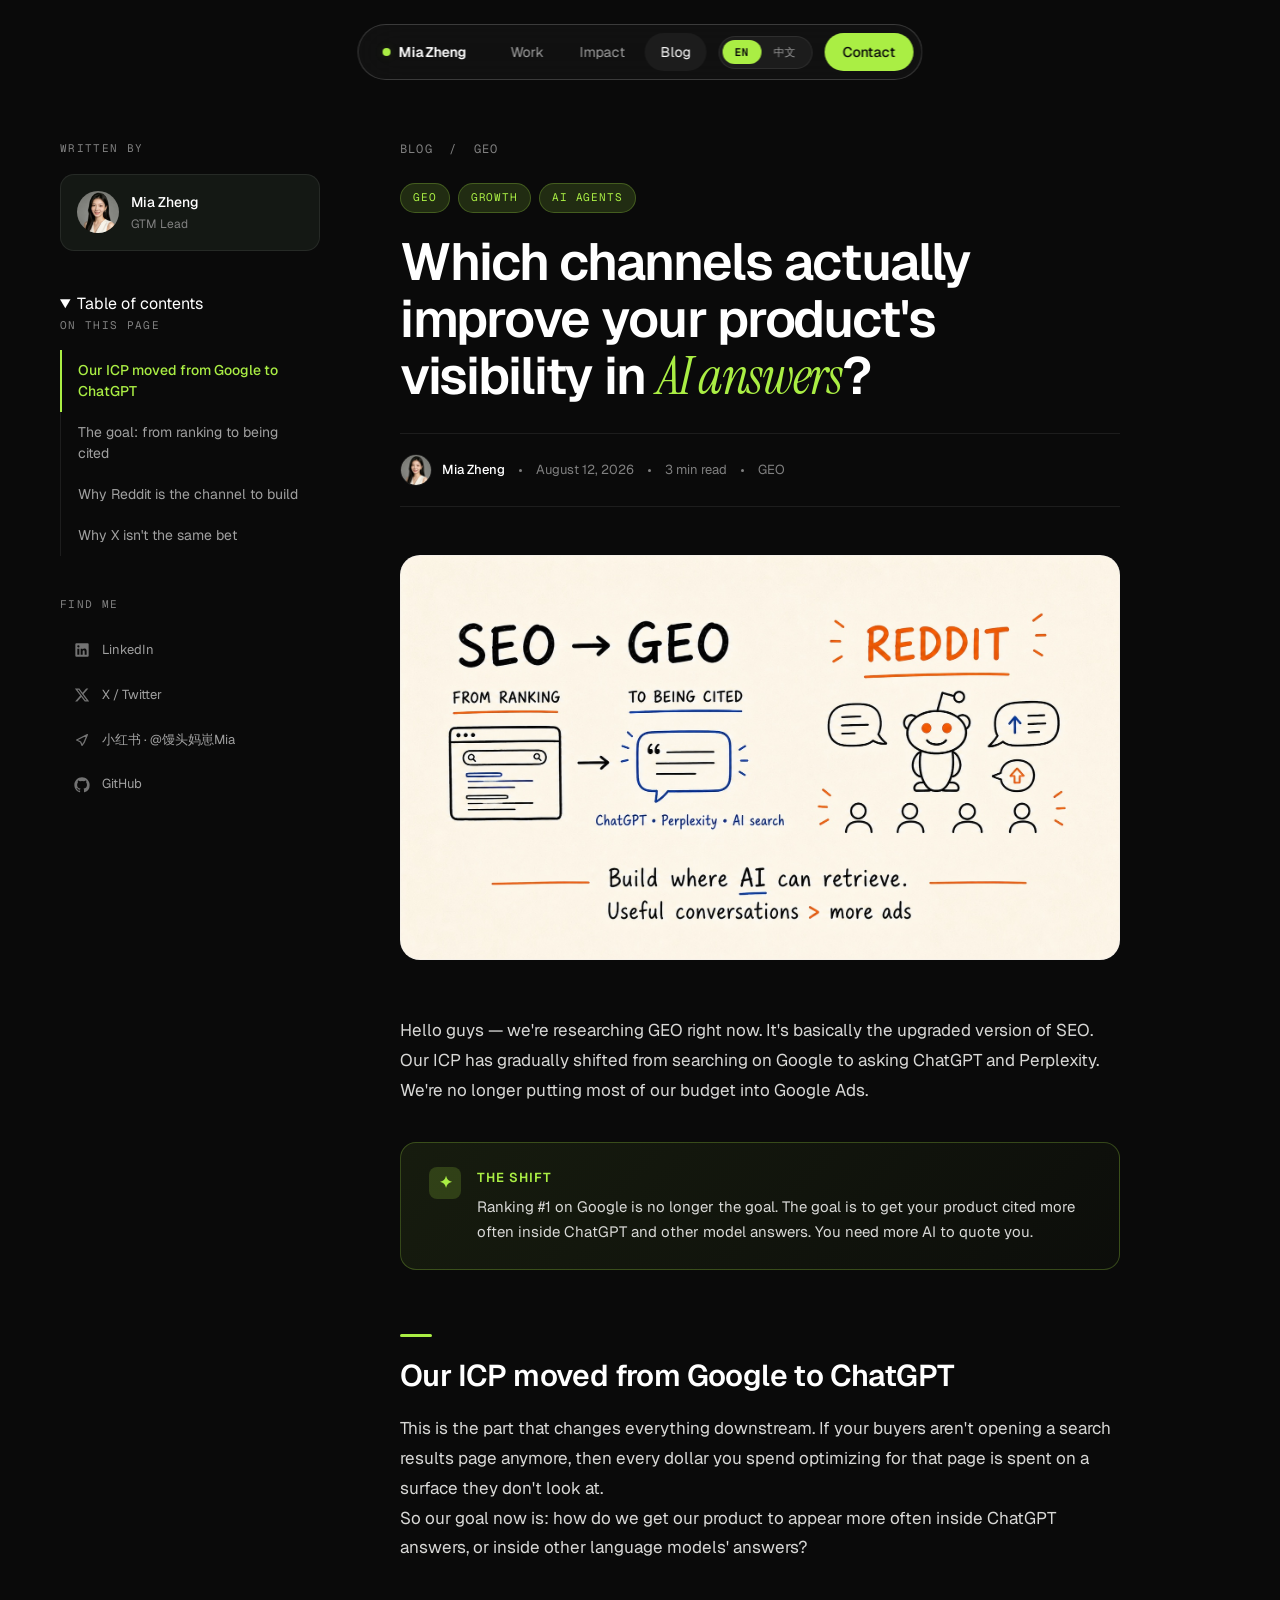
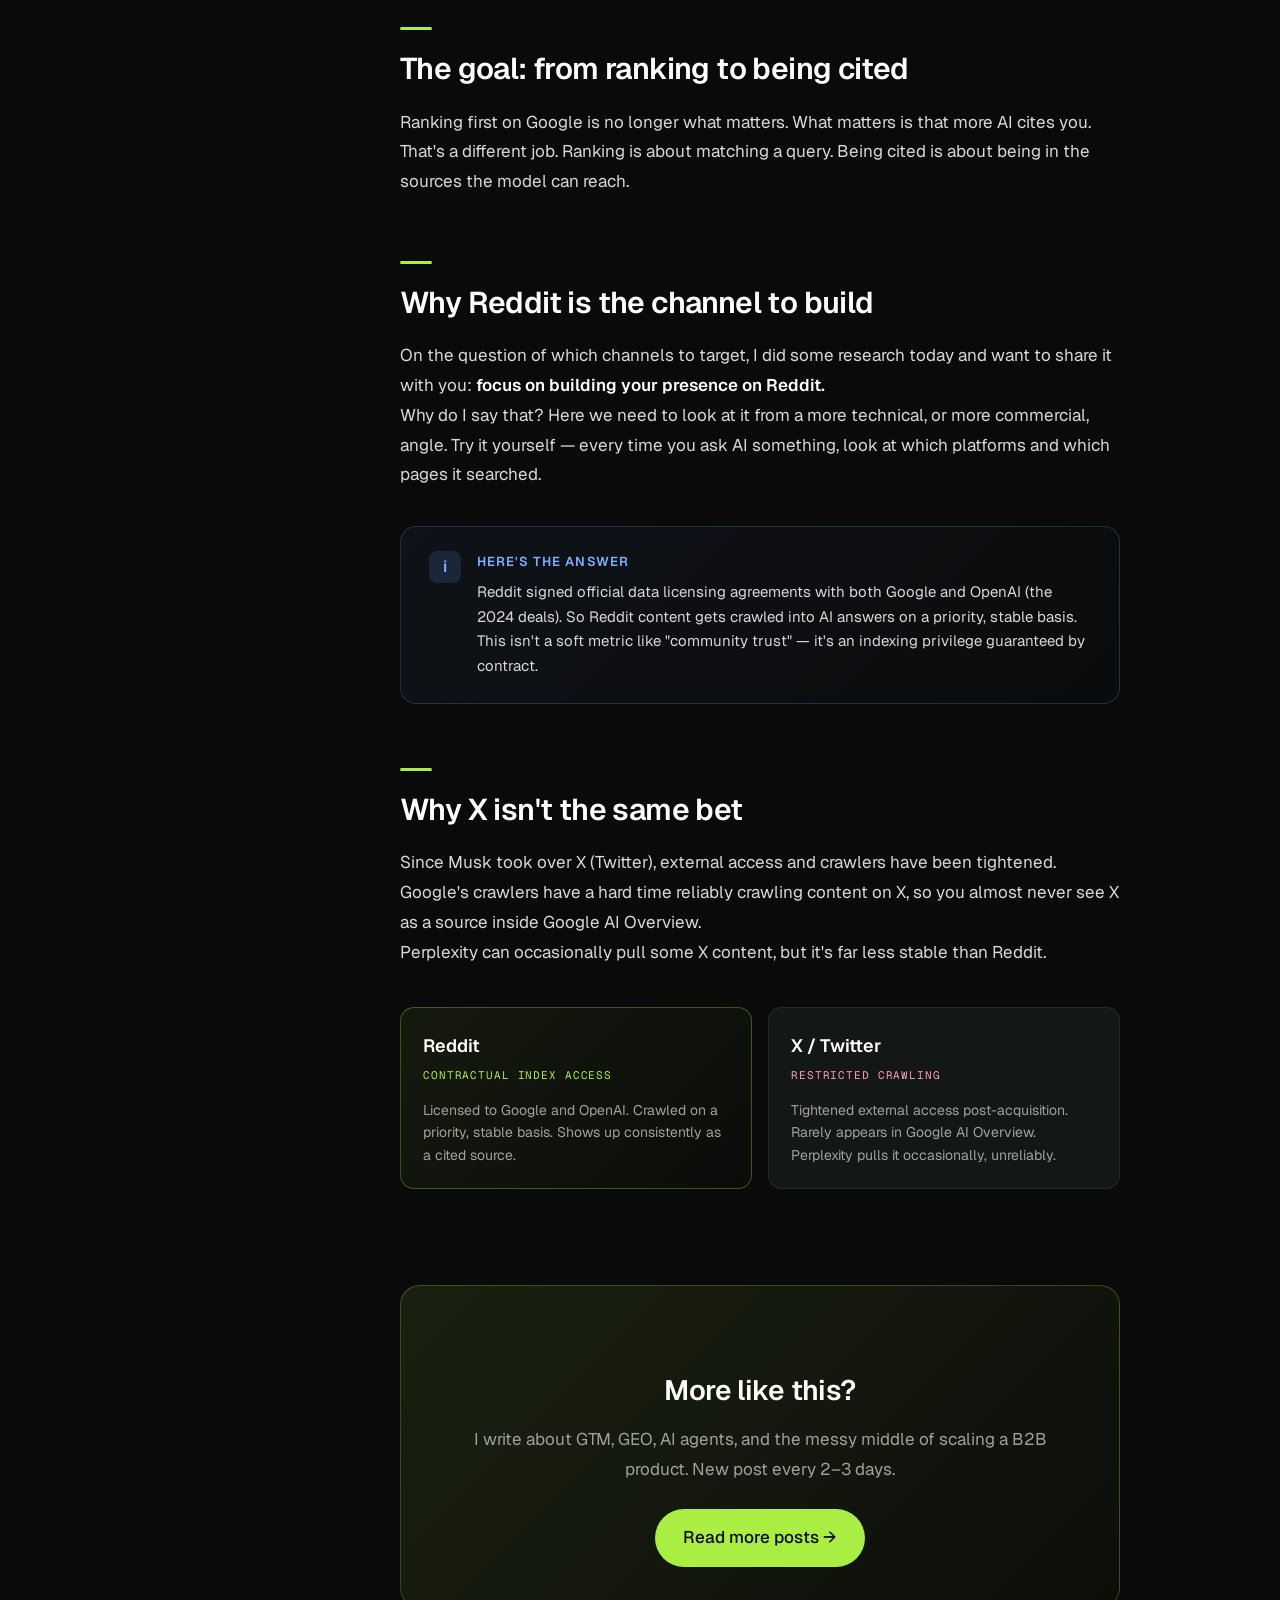
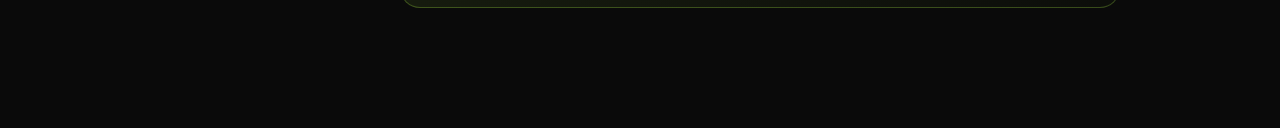
<file: blog/geo-vs-seo/index.html>
<!DOCTYPE html>
<html lang="en">
<head>
<meta charset="UTF-8">
<meta name="viewport" content="width=device-width, initial-scale=1.0">
<title>Which channels actually improve your product's visibility in AI answers? — Mia Zheng</title>
<meta name="description" content="GEO is the upgraded version of SEO. Our ICP has shifted from Google search to asking ChatGPT and Perplexity. Here's what I found about where to build.">
<link rel="canonical" href="https://www.miazheng-growth.fun/blog/geo-vs-seo/">
<meta property="og:type" content="article">
<meta property="og:site_name" content="Mia Zheng">
<meta property="og:url" content="https://www.miazheng-growth.fun/blog/geo-vs-seo/">
<meta property="og:title" content="Which channels actually improve your product&#x27;s visibility in AI answers? — Mia Zheng">
<meta property="og:description" content="GEO is the upgraded version of SEO. Our ICP has shifted from Google search to asking ChatGPT and Perplexity. Here&#x27;s what I found about where to build.">
<meta property="og:image" content="https://www.miazheng-growth.fun/blog/images/geo-vs-seo-hero.jpg">
<meta name="twitter:card" content="summary_large_image">
<meta name="twitter:image" content="https://www.miazheng-growth.fun/blog/images/geo-vs-seo-hero.jpg">
<link rel="icon" type="image/svg+xml" href="data:image/svg+xml,%3Csvg xmlns='http://www.w3.org/2000/svg' viewBox='0 0 100 100'%3E%3Crect width='100' height='100' rx='22' fill='%230A0A0A'/%3E%3Ccircle cx='50' cy='50' r='18' fill='%23AAEE44'/%3E%3C/svg%3E">
<link rel="preconnect" href="https://fonts.googleapis.com">
<link rel="preconnect" href="https://fonts.gstatic.com" crossorigin>
<link href="https://fonts.googleapis.com/css2?family=Geist:wght@300;400;500;600;700;800&family=Geist+Mono:wght@400;500&family=Instrument+Serif:ital@0;1&family=Noto+Sans+SC:wght@400;500;600;700&family=Noto+Serif+SC:wght@400;600&display=swap" rel="stylesheet">
<style>
*, *::before, *::after { box-sizing: border-box; margin: 0; padding: 0; }
html { scroll-behavior: smooth; -webkit-font-smoothing: antialiased; }

:root {
  --bg-dark: #0A0A0A;
  --bg-card: #111A10;
  --bg-elev: #141814;
  --accent: #AAEE44;
  --accent-dim: #88BB33;
  --accent-glow: rgba(170, 238, 68, 0.15);
  --text-primary: #FFFFFF;
  --text-secondary: #A0A0A0;
  --text-tertiary: #808080;
  --text-body: #D8D8D6;
  --text-dark: #0A0A0A;
  --border-dark: rgba(255, 255, 255, 0.08);
  --border-dark-strong: rgba(255, 255, 255, 0.18);
  --font-sans: 'Geist', -apple-system, sans-serif;
  --font-mono: 'Geist Mono', 'SF Mono', monospace;
  --font-serif: 'Instrument Serif', Georgia, serif;
  --font-sans-zh: 'Noto Sans SC', 'PingFang SC', 'Microsoft YaHei', sans-serif;
  --font-serif-zh: 'Noto Serif SC', 'Songti SC', serif;
}

body { font-family: var(--font-sans); background: var(--bg-dark); color: var(--text-primary); font-size: 16px; line-height: 1.6; overflow-x: hidden; }
body.lang-zh { font-family: var(--font-sans-zh); }
body.lang-zh .prose em, body.lang-zh h1 em, body.lang-zh blockquote { font-family: var(--font-serif-zh); font-style: normal; }

[data-lang] { display: none; }
body.lang-en [data-lang="en"] { display: revert; }
body.lang-zh [data-lang="zh"] { display: revert; }
body.lang-en .prose > [data-lang="en"], body.lang-zh .prose > [data-lang="zh"] { display: block; }

/* NAV */
.nav { position: fixed; top: 24px; left: 50%; transform: translateX(-50%); z-index: 100; display: flex; align-items: center; gap: 4px; padding: 8px 8px 8px 24px; background: rgba(20,20,20,0.7); backdrop-filter: blur(20px); -webkit-backdrop-filter: blur(20px); border: 0.5px solid var(--border-dark-strong); border-radius: 100px; font-size: 14px; }
.nav-logo, .nav-links a, .lang-switch button { white-space: nowrap; }
.nav-logo { font-weight: 600; letter-spacing: -0.01em; margin-right: 24px; display: flex; align-items: center; gap: 8px; text-decoration: none; color: var(--text-primary); min-height: 32px; padding: 4px 0; }
.nav-logo::before { content: ''; width: 8px; height: 8px; border-radius: 50%; background: var(--accent); box-shadow: 0 0 8px var(--accent-glow); }
.nav-links { display: flex; gap: 4px; align-items: center; }
.nav-links a { color: var(--text-secondary); text-decoration: none; padding: 8px 16px; border-radius: 100px; transition: color 0.2s, background 0.2s; }
.nav-links a:hover, .nav-links a.active { color: var(--text-primary); background: rgba(255,255,255,0.05); }
.nav-cta { background: var(--accent); color: var(--text-dark) !important; font-weight: 500; padding: 8px 18px !important; margin-left: 8px; border-radius: 100px; transition: transform 0.2s, background 0.2s; }
.nav-cta:hover { background: #BBFF55 !important; transform: translateY(-1px); }

.lang-switch { display: inline-flex; align-items: center; padding: 3px; margin-left: 8px; border-radius: 100px; background: rgba(255,255,255,0.05); border: 1px solid var(--border-dark); font-family: var(--font-mono); font-size: 11px; }
.lang-switch button { border: none; background: transparent; color: var(--text-secondary); padding: 5px 12px; border-radius: 100px; cursor: pointer; font-family: inherit; font-size: inherit; letter-spacing: 0.05em; transition: color 0.2s, background 0.2s; }
.lang-switch button:hover { color: var(--text-primary); }
body.lang-en .lang-switch button[data-set="en"], body.lang-zh .lang-switch button[data-set="zh"] { background: var(--accent); color: var(--text-dark); font-weight: 600; }

/* LAYOUT */
.article-wrap { max-width: 1240px; margin: 0 auto; padding: 140px 40px 120px; display: grid; grid-template-columns: 260px 1fr; grid-template-areas: "sidebar hero" "sidebar body"; column-gap: 80px; row-gap: 0; align-items: start; }
.sidebar { grid-area: sidebar; position: sticky; top: 120px; display: flex; flex-direction: column; gap: 40px; }
.article-hero { grid-area: hero; max-width: 720px; }
.article-body { grid-area: body; max-width: 720px; }

/* SIDEBAR */
.sidebar-label { font-family: var(--font-mono); font-size: 11px; text-transform: uppercase; letter-spacing: 0.12em; color: var(--text-tertiary); margin-bottom: 16px; }
.toc { border-left: 1px solid var(--border-dark); }
.toc ul { list-style: none; }
.toc li a { display: block; padding: 10px 16px; color: var(--text-secondary); text-decoration: none; font-size: 14px; line-height: 1.5; border-left: 2px solid transparent; margin-left: -1px; transition: color 0.2s, border-color 0.2s; }
.toc li a:hover { color: var(--text-primary); }
.toc li a.active { color: var(--accent); border-left-color: var(--accent); font-weight: 500; }
.author-card { display: flex; align-items: center; gap: 12px; padding: 16px; background: var(--bg-elev); border: 1px solid var(--border-dark); border-radius: 14px; }
.author-avatar { overflow: hidden; width: 42px; height: 42px; border-radius: 50%; background: linear-gradient(135deg, var(--accent), var(--accent-dim)); display: flex; align-items: center; justify-content: center; color: var(--text-dark); font-weight: 700; font-size: 16px; flex-shrink: 0; }
.author-avatar img { width: 100%; height: 100%; object-fit: cover; display: block; }
.author-name { font-weight: 500; font-size: 14px; }
.author-role { font-size: 12px; color: var(--text-tertiary); margin-top: 2px; }
.social-list { display: flex; flex-direction: column; gap: 4px; }
.social-link { display: flex; align-items: center; gap: 12px; padding: 10px 14px; color: var(--text-secondary); text-decoration: none; font-size: 13px; border-radius: 10px; transition: color 0.2s, background 0.2s; }
.social-link:hover { color: var(--text-primary); background: rgba(255,255,255,0.04); }
.social-link svg { width: 16px; height: 16px; flex-shrink: 0; opacity: 0.7; }

/* HERO */
.breadcrumb { font-family: var(--font-mono); font-size: 12px; color: var(--text-tertiary); margin-bottom: 24px; text-transform: uppercase; letter-spacing: 0.1em; }
.breadcrumb a { color: var(--text-tertiary); text-decoration: none; transition: color 0.2s; display: inline-block; padding: 6px 4px; margin: -6px -4px; }
.breadcrumb a:hover { color: var(--accent); }
.tag-row { display: flex; gap: 8px; margin-bottom: 20px; flex-wrap: wrap; }
.tag { font-family: var(--font-mono); font-size: 11px; text-transform: uppercase; letter-spacing: 0.08em; padding: 5px 12px; border-radius: 100px; background: var(--accent-glow); color: var(--accent); border: 1px solid rgba(170,238,68,0.25); }
.article-hero h1 { font-size: clamp(36px, 5vw, 52px); line-height: 1.1; letter-spacing: -0.025em; font-weight: 600; margin-bottom: 28px; }
.article-hero h1 em { font-family: var(--font-serif); font-style: italic; font-weight: 400; color: var(--accent); }
body.lang-zh .article-hero h1 { letter-spacing: 0; line-height: 1.25; }
.meta-row { display: flex; align-items: center; gap: 14px; padding: 20px 0; margin-bottom: 48px; border-top: 1px solid var(--border-dark); border-bottom: 1px solid var(--border-dark); font-size: 13px; color: var(--text-tertiary); flex-wrap: wrap; }
.meta-row strong { color: var(--text-primary); font-weight: 500; }
.meta-row .meta-avatar { width: 32px; height: 32px; border-radius: 50%; object-fit: cover; display: block; flex-shrink: 0; border: 1px solid var(--border-dark); }
.meta-row .meta-author { display: flex; align-items: center; gap: 10px; }
.meta-dot { width: 3px; height: 3px; border-radius: 50%; background: var(--text-tertiary); }

.cover { width: 100%; aspect-ratio: 16 / 9; border-radius: 20px; border: 1px solid var(--border-dark); margin-bottom: 56px; overflow: hidden; background: #F5F0E8; }
.cover img { width: 100%; height: 100%; object-fit: cover; display: block; }

/* PROSE */
.prose { color: var(--text-body); font-size: 17px; line-height: 1.75; }
body.lang-zh .prose { line-height: 1.85; }
.prose > * + * { margin-top: 24px; }
.prose h2 { font-family: var(--font-sans); font-size: 30px; font-weight: 600; letter-spacing: -0.02em; color: var(--text-primary); line-height: 1.25; margin-top: 64px; margin-bottom: 20px; scroll-margin-top: 100px; }
body.lang-zh .prose h2 { font-family: var(--font-sans-zh); letter-spacing: 0; }
.prose h2::before { content: ''; display: block; width: 32px; height: 3px; background: var(--accent); border-radius: 2px; margin-bottom: 20px; }
.prose h3 { font-size: 21px; font-weight: 600; color: var(--text-primary); margin-top: 40px; margin-bottom: 12px; letter-spacing: -0.01em; scroll-margin-top: 100px; }
body.lang-zh .prose h3 { font-family: var(--font-sans-zh); letter-spacing: 0; }
.prose p { margin: 0; }
.prose a { color: var(--accent); text-decoration: none; border-bottom: 1px solid rgba(170,238,68,0.35); transition: border-color 0.2s, color 0.2s; }
.prose a:hover { color: #BBFF55; border-bottom-color: var(--accent); }
.prose strong { color: var(--text-primary); font-weight: 600; }
.prose em { font-family: var(--font-serif); font-style: italic; color: var(--text-primary); font-size: 1.05em; }
.prose ul, .prose ol { padding-left: 22px; }
.prose li { margin-bottom: 10px; }
.prose li::marker { color: var(--accent); }
.prose code { font-family: var(--font-mono); font-size: 0.88em; background: rgba(170,238,68,0.08); color: var(--accent); padding: 2px 7px; border-radius: 5px; border: 1px solid rgba(170,238,68,0.15); }
.prose blockquote { border-left: 3px solid var(--accent); padding: 8px 0 8px 24px; margin: 32px 0; font-family: var(--font-serif); font-style: italic; font-size: 22px; line-height: 1.5; color: var(--text-primary); }
.prose blockquote cite { display: block; font-family: var(--font-sans); font-style: normal; font-size: 13px; color: var(--text-tertiary); margin-top: 12px; }
body.lang-zh .prose blockquote { font-family: var(--font-serif-zh); font-style: normal; }
body.lang-zh .prose blockquote cite { font-family: var(--font-sans-zh); }

/* CALLOUTS */
.callout { padding: 24px 28px; border-radius: 16px; border: 1px solid var(--border-dark); background: var(--bg-elev); margin: 36px 0; display: flex; gap: 16px; align-items: flex-start; }
.callout-icon { width: 32px; height: 32px; border-radius: 8px; display: flex; align-items: center; justify-content: center; font-size: 16px; font-weight: 600; flex-shrink: 0; }
.callout-body { flex: 1; }
.callout-title { font-size: 13px; font-weight: 600; text-transform: uppercase; letter-spacing: 0.08em; margin-bottom: 6px; }
.callout p { font-size: 15px; line-height: 1.65; color: var(--text-body); }
.callout p + p { margin-top: 10px; }
.callout--accent { background: linear-gradient(135deg, rgba(170,238,68,0.08) 0%, rgba(170,238,68,0.02) 100%); border-color: rgba(170,238,68,0.25); }
.callout--accent .callout-icon { background: rgba(170,238,68,0.18); color: var(--accent); }
.callout--accent .callout-title { color: var(--accent); }
.callout--info { background: linear-gradient(135deg, rgba(100,160,255,0.06) 0%, rgba(100,160,255,0.01) 100%); border-color: rgba(100,160,255,0.22); }
.callout--info .callout-icon { background: rgba(100,160,255,0.15); color: #7AB0FF; }
.callout--info .callout-title { color: #7AB0FF; }
.callout--warn { background: linear-gradient(135deg, rgba(255,180,80,0.06) 0%, rgba(255,180,80,0.01) 100%); border-color: rgba(255,180,80,0.22); }
.callout--warn .callout-icon { background: rgba(255,180,80,0.15); color: #FFC060; }
.callout--warn .callout-title { color: #FFC060; }
.callout--pink { background: linear-gradient(135deg, rgba(255,130,180,0.06) 0%, rgba(255,130,180,0.01) 100%); border-color: rgba(255,130,180,0.22); }
.callout--pink .callout-icon { background: rgba(255,130,180,0.15); color: #FF9BC4; }
.callout--pink .callout-title { color: #FF9BC4; }

/* COMPARE TABLE */
.compare { display: grid; grid-template-columns: 1fr 1fr; gap: 16px; margin: 40px 0; }
.compare-card { padding: 22px; border-radius: 14px; background: var(--bg-elev); border: 1px solid var(--border-dark); }
.compare-card.win { border-color: rgba(170,238,68,0.3); background: linear-gradient(135deg, rgba(170,238,68,0.07) 0%, rgba(170,238,68,0.01) 100%); }
.compare-name { font-size: 18px; font-weight: 600; margin-bottom: 4px; color: var(--text-primary); }
.compare-verdict { font-family: var(--font-mono); font-size: 11px; letter-spacing: 0.08em; text-transform: uppercase; margin-bottom: 14px; }
.compare-card.win .compare-verdict { color: var(--accent); }
.compare-card.lose .compare-verdict { color: #FF9BC4; }
.compare-card p { font-size: 14px; line-height: 1.6; color: var(--text-secondary); }

.bottom-cta { margin-top: 96px; padding: 40px; border-radius: 20px; background: linear-gradient(135deg, rgba(170,238,68,0.10) 0%, rgba(170,238,68,0.02) 100%); border: 1px solid rgba(170,238,68,0.25); text-align: center; }
.bottom-cta h3 { font-size: 28px; font-weight: 600; letter-spacing: -0.02em; margin-bottom: 10px; color: var(--text-primary); }
.bottom-cta p { color: var(--text-secondary); margin-bottom: 24px; }
.prose a.bottom-cta-btn, .bottom-cta-btn { display: inline-block; border-bottom: none; padding: 14px 28px; background: var(--accent); color: var(--text-dark); text-decoration: none; font-weight: 500; border-radius: 100px; transition: transform 0.2s, background 0.2s; }
.prose a.bottom-cta-btn:hover, .bottom-cta-btn:hover { background: #BBFF55; color: var(--text-dark); transform: translateY(-1px); }

/* RESPONSIVE */
@media (max-width: 960px) {
  .article-wrap { display: flex; flex-direction: column; gap: 0; padding: 110px 20px 80px; max-width: 720px; }
  .sidebar { display: contents; position: static; }
  .article-hero { order: 1; max-width: 100%; width: 100%; margin-bottom: 32px; }
  .side-author { order: 2; width: 100%; margin-bottom: 24px; }
  .side-toc { order: 3; width: 100%; margin-bottom: 24px; }
  .side-social { order: 4; width: 100%; margin-bottom: 40px; }
  .article-body { order: 5; max-width: 100%; width: 100%; }
  .side-toc details { border: 1px solid var(--border-dark); border-radius: 12px; background: var(--bg-elev); overflow: hidden; }
  .side-toc summary { list-style: none; padding: 14px 18px; cursor: pointer; display: flex; align-items: center; justify-content: space-between; font-weight: 600; font-size: 15px; color: var(--text-primary); }
  .side-toc summary::-webkit-details-marker { display: none; }
  .side-toc summary::after { content: '▾'; color: var(--text-tertiary); font-size: 12px; transition: transform 0.2s; }
  .side-toc details[open] summary::after { transform: rotate(180deg); }
  .side-toc .sidebar-label { display: none; }
  .side-toc .toc { border-left: none; padding: 0 8px 12px; }
  .side-social .sidebar-label { display: none; }
  .side-social .social-list { flex-direction: row; flex-wrap: wrap; gap: 6px; }
  .side-social .social-link { padding: 14px 12px; }
  .side-social .social-link span { display: none; }
  .compare { grid-template-columns: 1fr; }
  .article-hero h1 { font-size: 32px; }
  .prose { font-size: 16px; }
  .prose h2 { font-size: 24px; margin-top: 48px; }
  .prose h3 { font-size: 18px; margin-top: 32px; }
  .prose blockquote { font-size: 19px; }
  .bottom-cta { padding: 28px 24px; margin-top: 64px; }
  .bottom-cta h3 { font-size: 22px; }
  .cover { margin-bottom: 0; }
  .meta-row { margin-bottom: 32px; }
  .nav { top: 12px; padding: 6px 6px 6px 18px; font-size: 13px; }
  .nav-logo { margin-right: 12px; }
  .nav-links a[href*="#"]:not(.nav-cta) { display: none; }
  .nav-links { gap: 0; }
  .nav-links a { padding: 6px 10px; }
  .lang-switch { margin-left: 4px; }
  .lang-switch button { padding: 11px 14px; font-size: 12px; }
}

/* Phones (<=400px): the article nav also carries a language switcher,
   so drop the Blog link to keep the pill inside the screen. */
@media (max-width: 400px) {
  .nav { padding: 6px 6px 6px 14px; gap: 2px; }
  .nav-logo { margin-right: 6px; font-size: 12px; }
  .nav-links a:not(.nav-cta) { display: none; }
  .nav-cta { padding: 6px 12px !important; font-size: 12px; }
  .lang-switch { margin-left: 4px; }
  .lang-switch button { padding: 9px 10px; font-size: 11px; }
}

/* Inline body links: widen the touch area without disturbing line rhythm. */
.prose p > a:not(.bottom-cta-btn) {
  padding: 4px 2px;
  margin: -4px -2px;
}
.social-link.social-static { cursor: default; }
</style>
</head>
<body class="lang-en">

<nav class="nav">
  <a href="../../" class="nav-logo"><span>Mia Zheng</span></a>
  <span class="nav-links">
    <a href="../../#workflow"><span data-lang="en">Work</span><span data-lang="zh">作品</span></a>
    <a href="../../#impact"><span data-lang="en">Impact</span><span data-lang="zh">成果</span></a>
    <a href="../" class="active"><span data-lang="en">Blog</span><span data-lang="zh">博客</span></a>
    <span class="lang-switch">
      <button data-set="en" onclick="setLang('en')">EN</button>
      <button data-set="zh" onclick="setLang('zh')">中文</button>
    </span>
    <a href="../../#contact" class="nav-cta"><span data-lang="en">Contact</span><span data-lang="zh">联系</span></a>
  </span>
</nav>

<div class="article-wrap">

  <aside class="sidebar">
    <div class="side-author">
      <div class="sidebar-label"><span data-lang="en">Written by</span><span data-lang="zh">作者</span></div>
      <div class="author-card">
        <div class="author-avatar"><img src="../images/avatar.jpg" alt="Mia Zheng"></div>
        <div>
          <div class="author-name">Mia Zheng</div>
          <div class="author-role">GTM Lead</div>
        </div>
      </div>
    </div>

    <div class="side-toc">
      <details open>
        <summary><span data-lang="en">Table of contents</span><span data-lang="zh">目录</span></summary>
        <div class="sidebar-label"><span data-lang="en">On this page</span><span data-lang="zh">本文内容</span></div>
        <nav class="toc">
          <ul>
            <li><a href="#shift" data-anchor="shift" class="active"><span data-lang="en">Our ICP moved from Google to ChatGPT</span><span data-lang="zh">我们的 ICP 从 Google 转向了 ChatGPT</span></a></li>
            <li><a href="#goal" data-anchor="goal"><span data-lang="en">The goal: from ranking to being cited</span><span data-lang="zh">目标变了:从排名到被引用</span></a></li>
            <li><a href="#reddit" data-anchor="reddit"><span data-lang="en">Why Reddit is the channel to build</span><span data-lang="zh">为什么重点建设 Reddit</span></a></li>
            <li><a href="#x" data-anchor="x"><span data-lang="en">Why X isn't the same bet</span><span data-lang="zh">为什么 X 不是同一个选择</span></a></li>
          </ul>
        </nav>
      </details>
    </div>

    <div class="side-social">
      <div class="sidebar-label"><span data-lang="en">Find me</span><span data-lang="zh">找到我</span></div>
      <div class="social-list">
        <a href="https://www.linkedin.com/in/mia-zheng-a31214310" class="social-link" target="_blank" rel="noopener">
          <svg viewBox="0 0 24 24" fill="currentColor"><path d="M20.5 2h-17A1.5 1.5 0 002 3.5v17A1.5 1.5 0 003.5 22h17a1.5 1.5 0 001.5-1.5v-17A1.5 1.5 0 0020.5 2zM8 19H5v-9h3zM6.5 8.25A1.75 1.75 0 118.3 6.5a1.78 1.78 0 01-1.8 1.75zM19 19h-3v-4.74c0-1.42-.6-1.93-1.38-1.93A1.74 1.74 0 0013 14.19a.66.66 0 000 .14V19h-3v-9h2.9v1.3a3.11 3.11 0 012.7-1.4c1.55 0 3.36.86 3.36 3.66z"/></svg>
          <span>LinkedIn</span>
        </a>
        <a href="https://x.com/MinxiaZhen73449" class="social-link" target="_blank" rel="noopener">
          <svg viewBox="0 0 24 24" fill="currentColor"><path d="M18.244 2.25h3.308l-7.227 8.26 8.502 11.24H16.17l-5.214-6.817L4.99 21.75H1.68l7.73-8.835L1.254 2.25H8.08l4.713 6.231zm-1.161 17.52h1.833L7.084 4.126H5.117z"/></svg>
          <span>X / Twitter</span>
        </a>
        <span class="social-link social-static">
          <svg viewBox="0 0 24 24" fill="none" stroke="currentColor" stroke-width="2" stroke-linecap="round" stroke-linejoin="round"><path d="M20 4L4 12l6 3 2 5 3-4 5-12z"/></svg>
          <span>小红书 · @馒头妈崽Mia</span>
        </span>
        <a href="https://github.com/miazheng-max" class="social-link" target="_blank" rel="noopener">
          <svg viewBox="0 0 24 24" fill="currentColor"><path d="M12 .5C5.65.5.5 5.65.5 12c0 5.08 3.29 9.38 7.86 10.9.58.11.79-.25.79-.56v-2.01c-3.2.7-3.87-1.37-3.87-1.37-.52-1.33-1.28-1.68-1.28-1.68-1.05-.72.08-.7.08-.7 1.16.08 1.77 1.19 1.77 1.19 1.03 1.77 2.7 1.26 3.36.96.1-.75.4-1.26.73-1.55-2.55-.29-5.24-1.28-5.24-5.68 0-1.26.45-2.28 1.19-3.09-.12-.29-.52-1.47.11-3.06 0 0 .97-.31 3.18 1.18a11 11 0 015.79 0c2.21-1.49 3.18-1.18 3.18-1.18.63 1.59.23 2.77.11 3.06.74.81 1.19 1.83 1.19 3.09 0 4.42-2.7 5.38-5.27 5.67.41.35.78 1.05.78 2.12v3.14c0 .31.21.68.79.56A11.5 11.5 0 0023.5 12C23.5 5.65 18.35.5 12 .5z"/></svg>
          <span>GitHub</span>
        </a>
      </div>
    </div>
  </aside>

  <header class="article-hero">
    <div class="breadcrumb">
      <a href="../"><span data-lang="en">Blog</span><span data-lang="zh">博客</span></a> &nbsp;/&nbsp; GEO
    </div>

    <div class="tag-row">
      <span class="tag">GEO</span>
      <span class="tag">Growth</span>
      <span class="tag">AI Agents</span>
    </div>

    <h1 data-lang="en">Which channels actually improve your product's visibility in <em>AI answers</em>?</h1>
    <h1 data-lang="zh">内容在什么渠道发力,才能真正优化产品在 <em>AI</em> 的可见度?</h1>

    <div class="meta-row">
      <span class="meta-author"><img class="meta-avatar" src="../images/avatar.jpg" alt="Mia Zheng" loading="lazy"><strong>Mia Zheng</strong></span>
      <span class="meta-dot"></span>
      <span data-lang="en">August 12, 2026</span>
      <span data-lang="zh">2026年8月12日</span>
      <span class="meta-dot"></span>
      <span data-lang="en">3 min read</span>
      <span data-lang="zh">阅读约 3 分钟</span>
      <span class="meta-dot"></span>
      <span>GEO</span>
    </div>

    <div class="cover">
      <img src="../images/geo-vs-seo-hero.jpg" alt="SEO to GEO: from ranking to being cited. Build where AI can retrieve.">
    </div>
  </header>

  <div class="article-body">
    <div class="prose">

      <!-- ================ ENGLISH ================ -->
      <div data-lang="en">
        <p>Hello guys — we're researching GEO right now. It's basically the upgraded version of SEO.</p>

        <p>Our ICP has gradually shifted from searching on Google to asking ChatGPT and Perplexity. We're no longer putting most of our budget into Google Ads.</p>

        <div class="callout callout--accent">
          <div class="callout-icon">✦</div>
          <div class="callout-body">
            <div class="callout-title">The shift</div>
            <p>Ranking #1 on Google is no longer the goal. The goal is to get your product cited more often inside ChatGPT and other model answers. You need more AI to quote you.</p>
          </div>
        </div>

        <h2 id="shift">Our ICP moved from Google to ChatGPT</h2>
        <p>This is the part that changes everything downstream. If your buyers aren't opening a search results page anymore, then every dollar you spend optimizing for that page is spent on a surface they don't look at.</p>
        <p>So our goal now is: how do we get our product to appear more often inside ChatGPT answers, or inside other language models' answers?</p>

        <h2 id="goal">The goal: from ranking to being cited</h2>
        <p>Ranking first on Google is no longer what matters. What matters is that more AI cites you.</p>
        <p>That's a different job. Ranking is about matching a query. Being cited is about being in the sources the model can reach.</p>

        <h2 id="reddit">Why Reddit is the channel to build</h2>
        <p>On the question of which channels to target, I did some research today and want to share it with you: <strong>focus on building your presence on Reddit.</strong></p>
        <p>Why do I say that? Here we need to look at it from a more technical, or more commercial, angle. Try it yourself — every time you ask AI something, look at which platforms and which pages it searched.</p>

        <div class="callout callout--info">
          <div class="callout-icon">i</div>
          <div class="callout-body">
            <div class="callout-title">Here's the answer</div>
            <p>Reddit signed official data licensing agreements with both Google and OpenAI (the 2024 deals). So Reddit content gets crawled into AI answers on a priority, stable basis. This isn't a soft metric like "community trust" — it's an indexing privilege guaranteed by contract.</p>
          </div>
        </div>

        <h2 id="x">Why X isn't the same bet</h2>
        <p>Since Musk took over X (Twitter), external access and crawlers have been tightened. Google's crawlers have a hard time reliably crawling content on X, so you almost never see X as a source inside Google AI Overview.</p>
        <p>Perplexity can occasionally pull some X content, but it's far less stable than Reddit.</p>

        <div class="compare">
          <div class="compare-card win">
            <div class="compare-name">Reddit</div>
            <div class="compare-verdict">Contractual index access</div>
            <p>Licensed to Google and OpenAI. Crawled on a priority, stable basis. Shows up consistently as a cited source.</p>
          </div>
          <div class="compare-card lose">
            <div class="compare-name">X / Twitter</div>
            <div class="compare-verdict">Restricted crawling</div>
            <p>Tightened external access post-acquisition. Rarely appears in Google AI Overview. Perplexity pulls it occasionally, unreliably.</p>
          </div>
        </div>

        <div class="bottom-cta">
          <h3>More like this?</h3>
          <p>I write about GTM, GEO, AI agents, and the messy middle of scaling a B2B product. New post every 2–3 days.</p>
          <a href="../" class="bottom-cta-btn">Read more posts →</a>
        </div>
      </div>

      <!-- ================ CHINESE ================ -->
      <div data-lang="zh">
        <p>Hello guys,我们正在研究 GEO 这件事情,其实就是 SEO 的升级版。</p>

        <p>因为我们的 ICP 已经逐渐从在 Google 搜索,转向问 ChatGPT、Perplexity。我们已经不再把大笔预算都放在 Google Ads 上了。</p>

        <div class="callout callout--accent">
          <div class="callout-icon">✦</div>
          <div class="callout-body">
            <div class="callout-title">变化在哪</div>
            <p>在 Google 排名第一已经不再重要了。现在的目标是,如何让自己的产品更多地出现在 ChatGPT 或其他语言模型的答案里 —— 也就是,你需要让更多的 AI 引用你。</p>
          </div>
        </div>

        <h2 id="shift-zh">我们的 ICP 从 Google 转向了 ChatGPT</h2>
        <p>这一点会改变后面所有的事情。如果你的买家已经不再打开搜索结果页了,那你花在优化那一页上的每一分钱,都花在了一个他们不看的地方。</p>
        <p>所以我们现在的目标是:如何让自己的产品更多地出现在 ChatGPT、或者其他语言模型的答案里。</p>

        <h2 id="goal-zh">目标变了:从排名到被引用</h2>
        <p>排名在 Google 第一名已经不再重要了,而是你需要让更多的 AI 引用你。</p>
        <p>这是两件不同的事。排名是关于匹配一个 query,被引用是关于你在不在模型能够到的信息源里。</p>

        <h2 id="reddit-zh">为什么重点建设 Reddit</h2>
        <p>在瞄准的 AI 以及发言的渠道上,我今天调研了些信息想要分享给你们:<strong>重点建设自己在 Reddit 的发言。</strong></p>
        <p>为什么这么说?这里我们需要更加技术、或者从商业背景的角度去看待这件事情。你可以去试下,你每次问 AI 后,她都是搜的什么平台、什么网页。</p>

        <div class="callout callout--info">
          <div class="callout-icon">i</div>
          <div class="callout-body">
            <div class="callout-title">答案来了</div>
            <p>Reddit 和 Google、OpenAI 都签了官方数据授权协议(2024 年那笔交易),所以 Reddit 内容会被优先、稳定地抓取进 AI 答案里 —— 这不是"社区信任"这种软指标,是有合同保证的索引特权。</p>
          </div>
        </div>

        <h2 id="x-zh">为什么 X 不是同一个选择</h2>
        <p>X(Twitter)自马斯克接手后,对部分外部访问和爬虫收紧过。Google 的爬虫很难稳定抓取 X 上的内容,所以 Google AI Overview 里几乎看不到 X 作为信息来源。</p>
        <p>Perplexity 偶尔能拉到一些 X 内容,但远不如 Reddit 稳定。</p>

        <div class="compare">
          <div class="compare-card win">
            <div class="compare-name">Reddit</div>
            <div class="compare-verdict">合同保证的索引特权</div>
            <p>与 Google、OpenAI 签有官方数据授权。被优先、稳定抓取,能持续作为引用来源出现。</p>
          </div>
          <div class="compare-card lose">
            <div class="compare-name">X / Twitter</div>
            <div class="compare-verdict">爬虫访问受限</div>
            <p>易主后收紧了外部访问。几乎不出现在 Google AI Overview 里。Perplexity 偶尔能拉到,但不稳定。</p>
          </div>
        </div>

        <div class="bottom-cta">
          <h3>想看更多这样的内容?</h3>
          <p>我会写 GTM、GEO、AI agents、以及放大一款 B2B 产品过程中那些混乱的中间地带。每 2–3 天更新一篇。</p>
          <a href="../" class="bottom-cta-btn">查看更多文章 →</a>
        </div>
      </div>

    </div>
  </div>
</div>

<script>
(function () {
  var tocLinks = document.querySelectorAll('.toc a[data-anchor]');

  function suffix() {
    return document.body.classList.contains('lang-zh') ? '-zh' : '';
  }

  function syncTocHrefs() {
    var suf = suffix();
    tocLinks.forEach(function (a) {
      a.setAttribute('href', '#' + a.dataset.anchor + suf);
    });
  }

  function updateSpy() {
    var suf = suffix();
    var y = window.scrollY + 140;
    var nearBottom = window.scrollY + window.innerHeight >= document.body.scrollHeight - 4;
    var active = 0;
    tocLinks.forEach(function (a, i) {
      var s = document.getElementById(a.dataset.anchor + suf);
      if (s && s.offsetTop <= y) active = i;
    });
    if (nearBottom) active = tocLinks.length - 1;
    tocLinks.forEach(function (l, i) {
      l.classList.toggle('active', i === active);
    });
  }

  // Exposed so the nav buttons (onclick="setLang('zh')") can reach it.
  window.setLang = function (lang) {
    document.body.classList.remove('lang-en', 'lang-zh');
    document.body.classList.add('lang-' + lang);
    document.documentElement.lang = lang === 'zh' ? 'zh-CN' : 'en';
    try { localStorage.setItem('mia-blog-lang', lang); } catch (e) {}
    syncTocHrefs();
    updateSpy();
  };

  window.addEventListener('scroll', updateSpy);

  // Init — runs after every declaration above is ready.
  var saved = null;
  try { saved = localStorage.getItem('mia-blog-lang'); } catch (e) {}
  if (saved === 'zh' || saved === 'en') {
    window.setLang(saved);
  } else {
    syncTocHrefs();
    updateSpy();
  }
})();
</script>

</body>
</html>
</file>
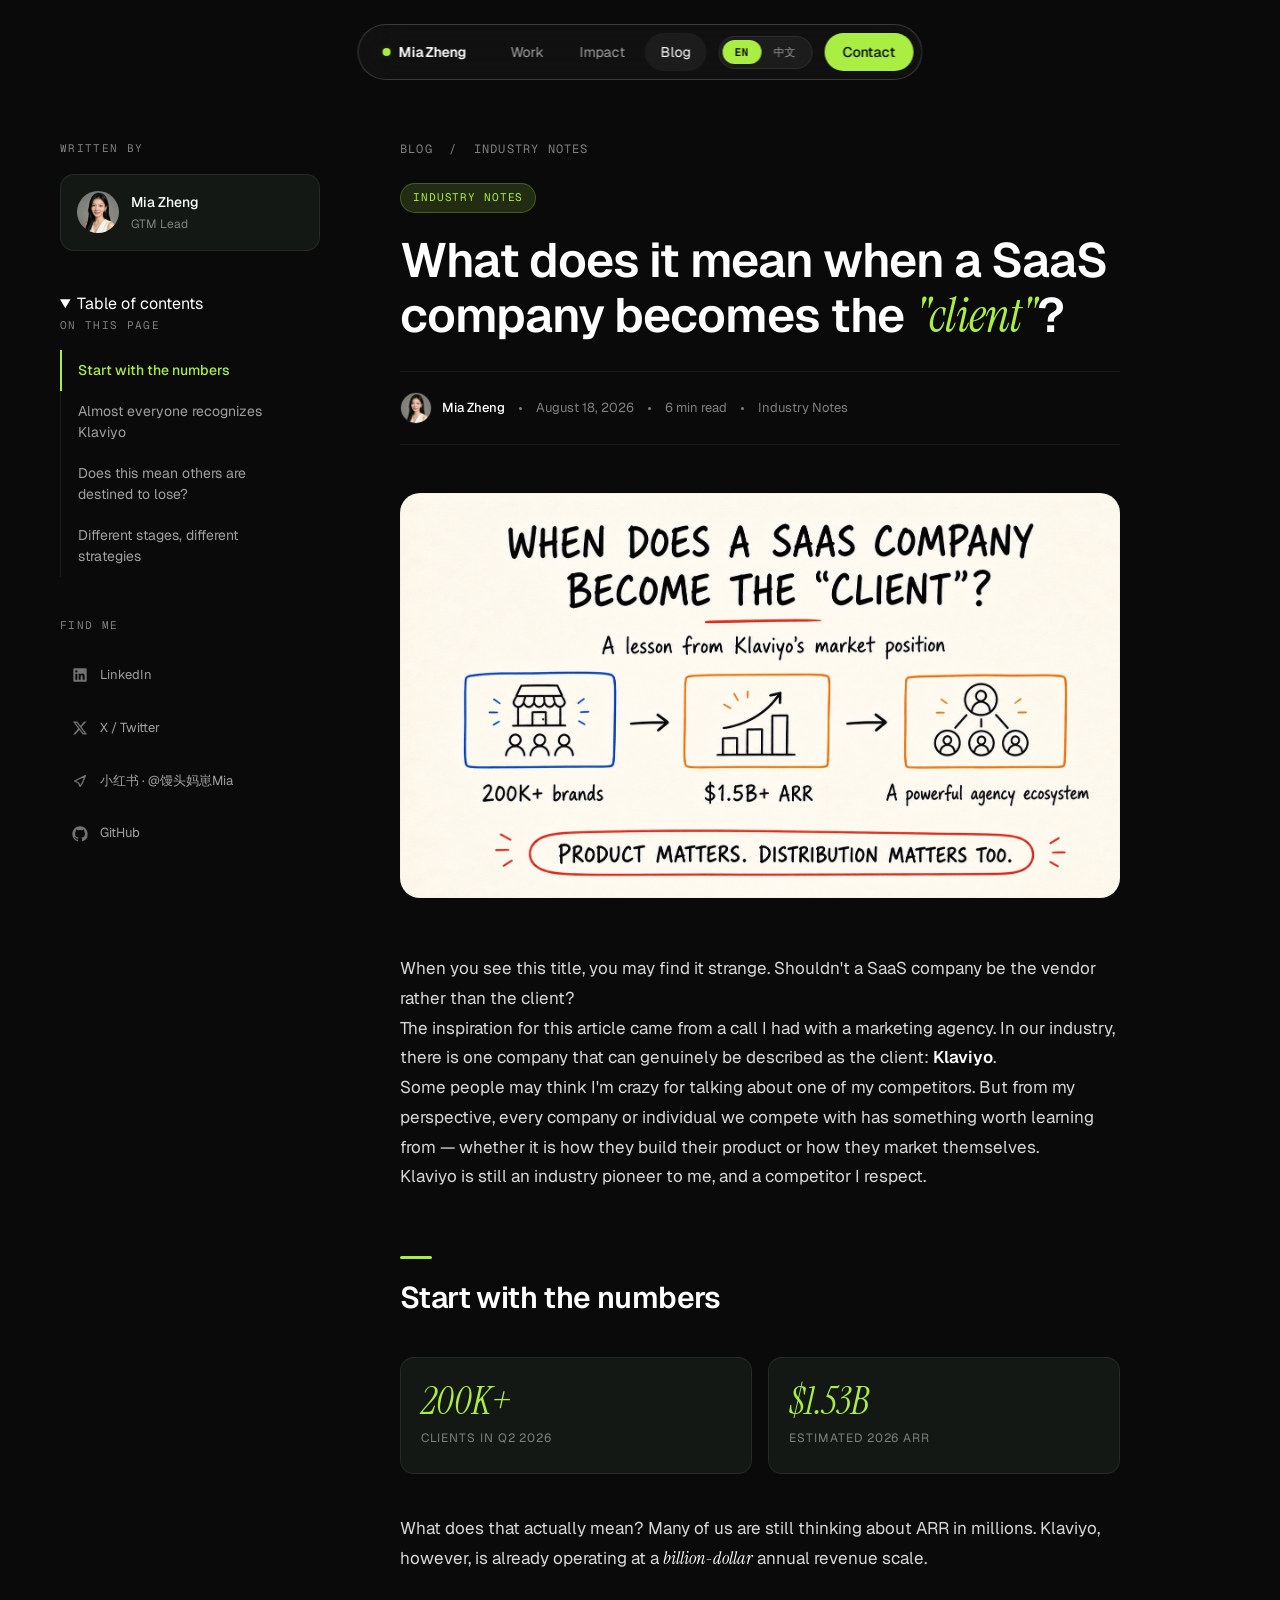
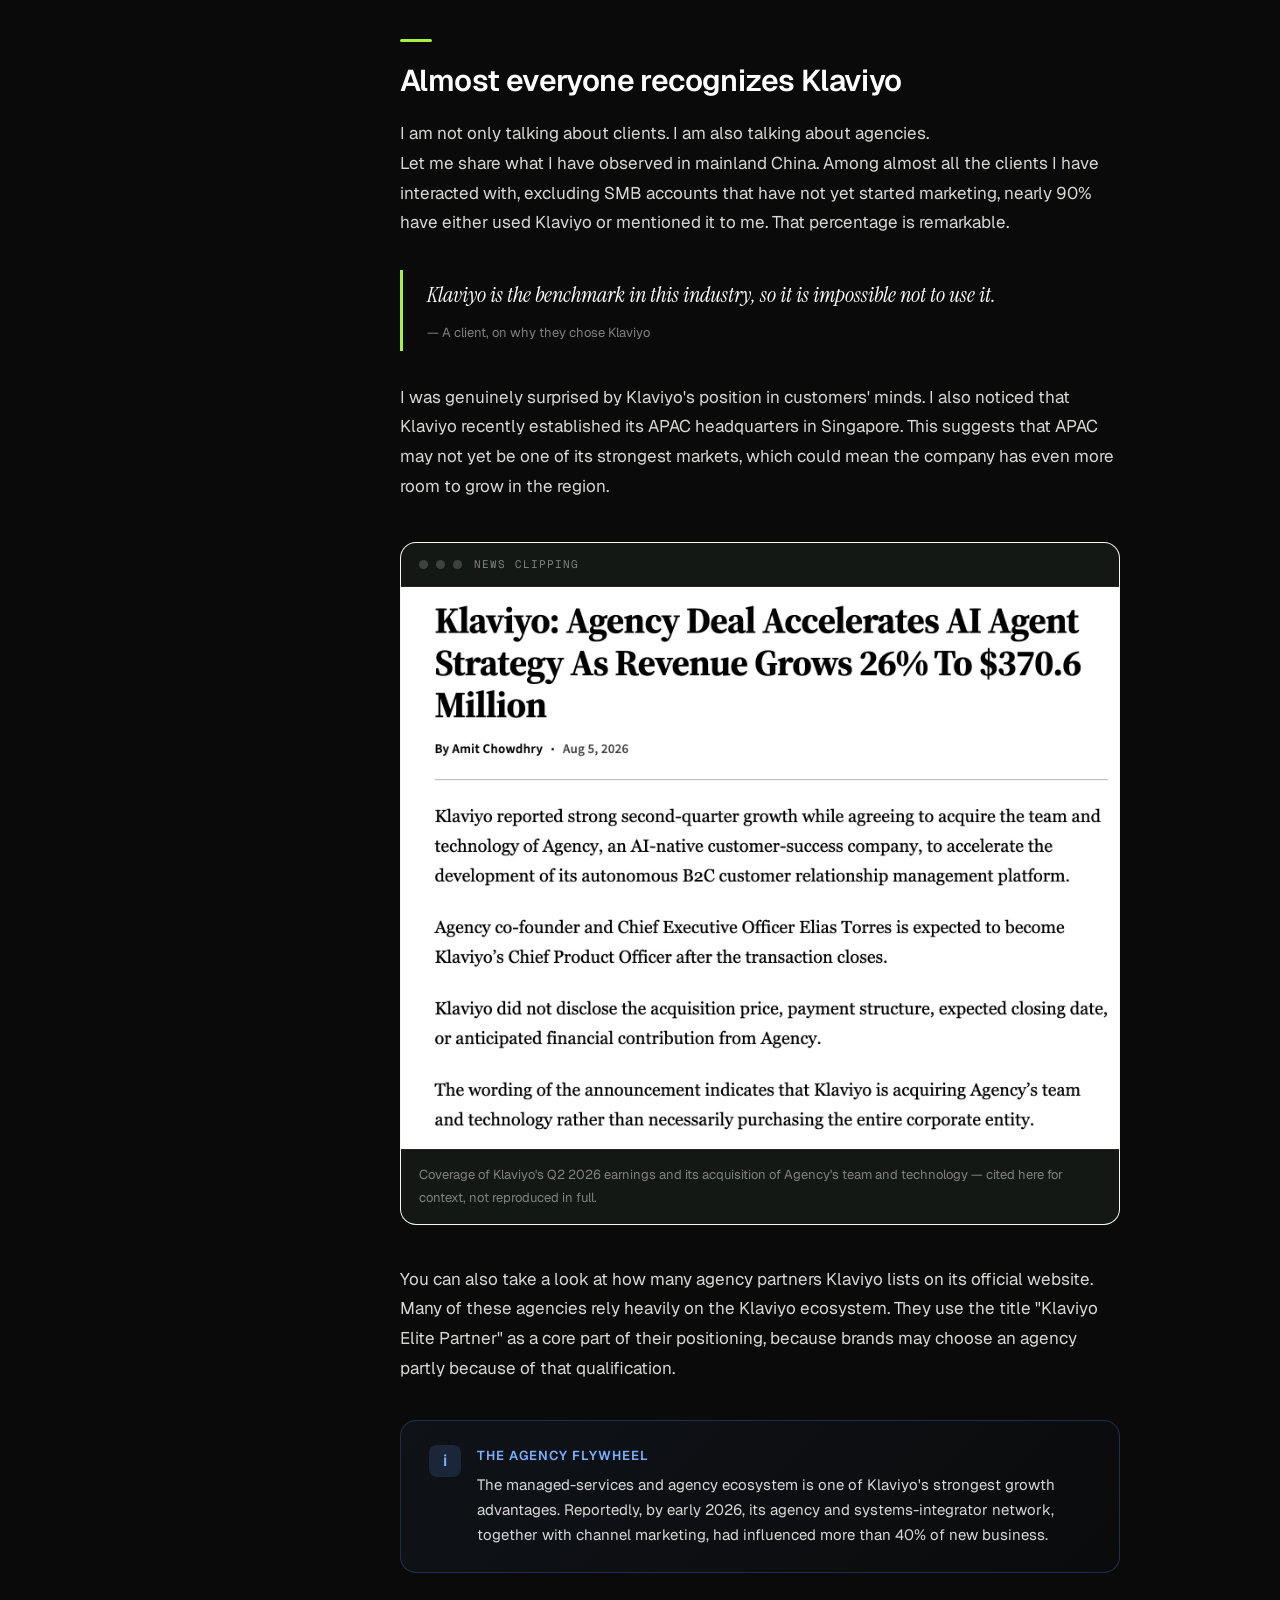
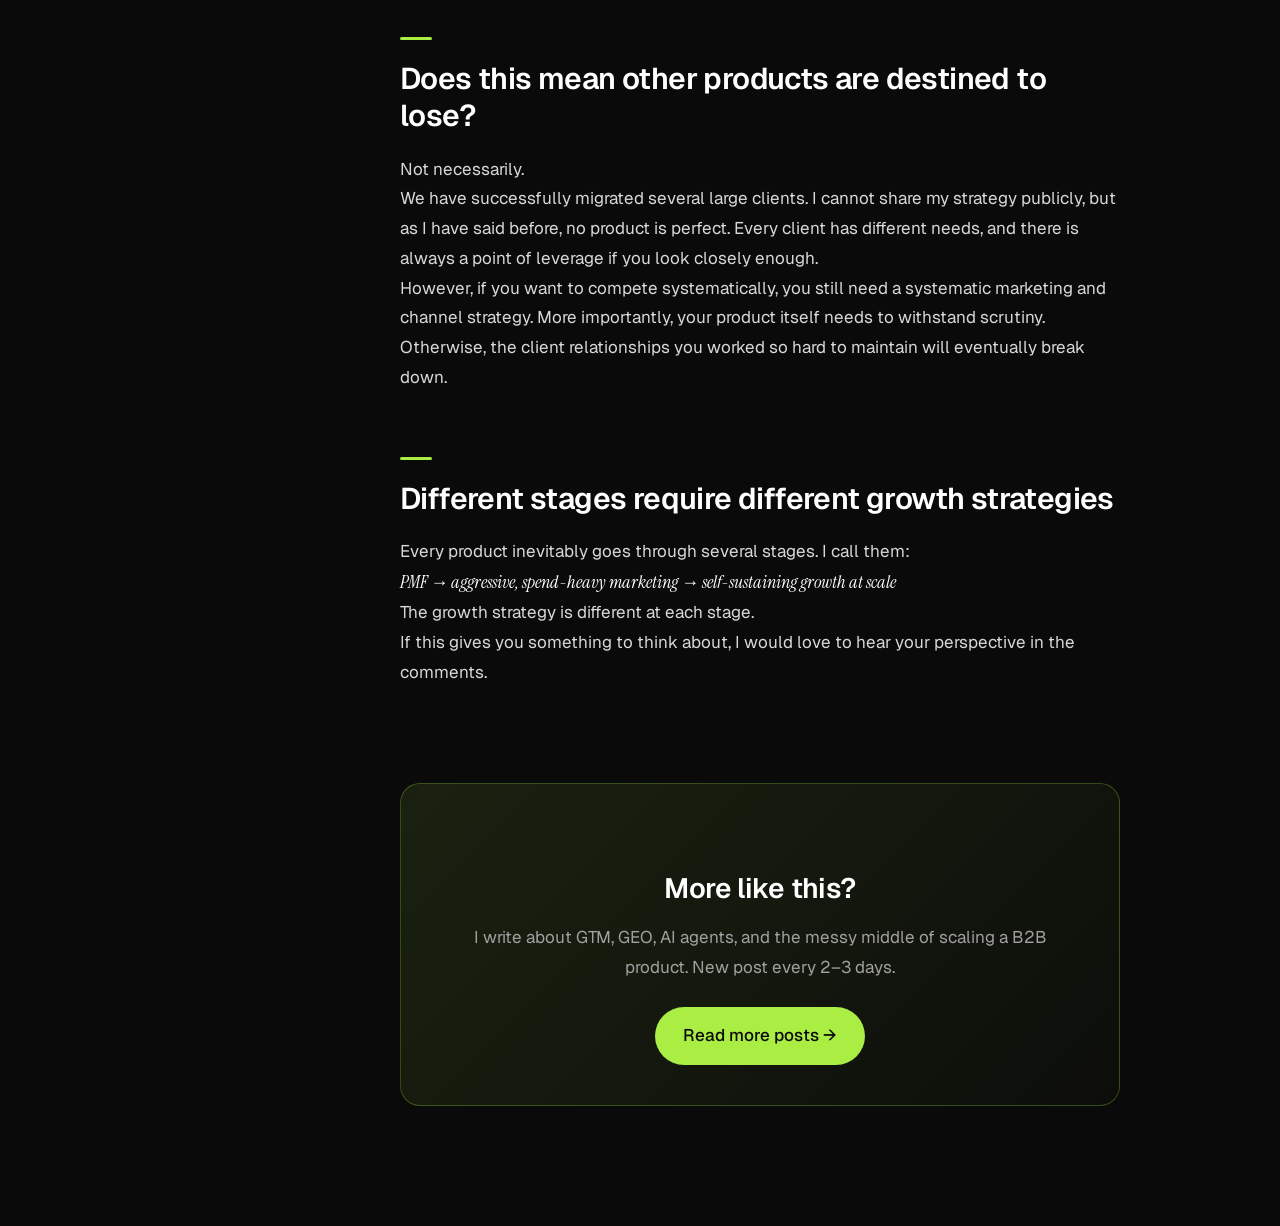
<file: blog/klaviyo-the-client/index.html>
<!DOCTYPE html>
<html lang="en">
<head>
<meta charset="UTF-8">
<meta name="viewport" content="width=device-width, initial-scale=1.0">
<title>What Does It Mean When a SaaS Company Becomes the "Client"? — Mia Zheng</title>
<meta name="description" content="Klaviyo is the one company in our industry that genuinely earns the title of 'the client.' A look at what its market position teaches the rest of us.">
<link rel="canonical" href="https://www.miazheng-growth.fun/blog/klaviyo-the-client/">
<meta property="og:type" content="article">
<meta property="og:site_name" content="Mia Zheng">
<meta property="og:url" content="https://www.miazheng-growth.fun/blog/klaviyo-the-client/">
<meta property="og:title" content="What Does It Mean When a SaaS Company Becomes the &quot;Client&quot;? — Mia Zheng">
<meta property="og:description" content="Klaviyo is the one company in our industry that genuinely earns the title of &#x27;the client.&#x27; A look at what its market position teaches the rest of us.">
<meta property="og:image" content="https://www.miazheng-growth.fun/blog/images/saas-as-client-hero.jpg">
<meta name="twitter:card" content="summary_large_image">
<meta name="twitter:image" content="https://www.miazheng-growth.fun/blog/images/saas-as-client-hero.jpg">
<link rel="icon" type="image/svg+xml" href="data:image/svg+xml,%3Csvg xmlns='http://www.w3.org/2000/svg' viewBox='0 0 100 100'%3E%3Crect width='100' height='100' rx='22' fill='%230A0A0A'/%3E%3Ccircle cx='50' cy='50' r='18' fill='%23AAEE44'/%3E%3C/svg%3E">
<link rel="preconnect" href="https://fonts.googleapis.com">
<link rel="preconnect" href="https://fonts.gstatic.com" crossorigin>
<link href="https://fonts.googleapis.com/css2?family=Geist:wght@300;400;500;600;700;800&family=Geist+Mono:wght@400;500&family=Instrument+Serif:ital@0;1&family=Noto+Sans+SC:wght@400;500;600;700&family=Noto+Serif+SC:wght@400;600&display=swap" rel="stylesheet">
<style>
*, *::before, *::after { box-sizing: border-box; margin: 0; padding: 0; }
html { scroll-behavior: smooth; -webkit-font-smoothing: antialiased; }

:root {
  --bg-dark: #0A0A0A;
  --bg-card: #111A10;
  --bg-elev: #141814;
  --accent: #AAEE44;
  --accent-dim: #88BB33;
  --accent-glow: rgba(170, 238, 68, 0.15);
  --text-primary: #FFFFFF;
  --text-secondary: #A0A0A0;
  --text-tertiary: #808080;
  --text-body: #D8D8D6;
  --text-dark: #0A0A0A;
  --border-dark: rgba(255, 255, 255, 0.08);
  --border-dark-strong: rgba(255, 255, 255, 0.18);
  --font-sans: 'Geist', -apple-system, sans-serif;
  --font-mono: 'Geist Mono', 'SF Mono', monospace;
  --font-serif: 'Instrument Serif', Georgia, serif;
  --font-sans-zh: 'Noto Sans SC', 'PingFang SC', 'Microsoft YaHei', sans-serif;
  --font-serif-zh: 'Noto Serif SC', 'Songti SC', serif;
}

body { font-family: var(--font-sans); background: var(--bg-dark); color: var(--text-primary); font-size: 16px; line-height: 1.6; overflow-x: hidden; }
body.lang-zh { font-family: var(--font-sans-zh); }
body.lang-zh .prose em, body.lang-zh h1 em, body.lang-zh blockquote { font-family: var(--font-serif-zh); font-style: normal; }

[data-lang] { display: none; }
body.lang-en [data-lang="en"] { display: revert; }
body.lang-zh [data-lang="zh"] { display: revert; }
body.lang-en .prose > [data-lang="en"], body.lang-zh .prose > [data-lang="zh"] { display: block; }

/* NAV */
.nav { position: fixed; top: 24px; left: 50%; transform: translateX(-50%); z-index: 100; display: flex; align-items: center; gap: 4px; padding: 8px 8px 8px 24px; background: rgba(20,20,20,0.7); backdrop-filter: blur(20px); -webkit-backdrop-filter: blur(20px); border: 0.5px solid var(--border-dark-strong); border-radius: 100px; font-size: 14px; }
.nav-logo, .nav-links a, .lang-switch button { white-space: nowrap; }
.nav-logo { font-weight: 600; letter-spacing: -0.01em; margin-right: 24px; display: flex; align-items: center; gap: 8px; text-decoration: none; color: var(--text-primary); min-height: 32px; padding: 4px 0; }
.nav-logo::before { content: ''; width: 8px; height: 8px; border-radius: 50%; background: var(--accent); box-shadow: 0 0 8px var(--accent-glow); }
.nav-links { display: flex; gap: 4px; align-items: center; }
.nav-links a { color: var(--text-secondary); text-decoration: none; padding: 8px 16px; border-radius: 100px; transition: color 0.2s, background 0.2s; }
.nav-links a:hover, .nav-links a.active { color: var(--text-primary); background: rgba(255,255,255,0.05); }
.nav-cta { background: var(--accent); color: var(--text-dark) !important; font-weight: 500; padding: 8px 18px !important; margin-left: 8px; border-radius: 100px; transition: transform 0.2s, background 0.2s; }
.nav-cta:hover { background: #BBFF55 !important; transform: translateY(-1px); }

.lang-switch { display: inline-flex; align-items: center; padding: 3px; margin-left: 8px; border-radius: 100px; background: rgba(255,255,255,0.05); border: 1px solid var(--border-dark); font-family: var(--font-mono); font-size: 11px; }
.lang-switch button { border: none; background: transparent; color: var(--text-secondary); padding: 5px 12px; border-radius: 100px; cursor: pointer; font-family: inherit; font-size: inherit; letter-spacing: 0.05em; transition: color 0.2s, background 0.2s; }
.lang-switch button:hover { color: var(--text-primary); }
body.lang-en .lang-switch button[data-set="en"], body.lang-zh .lang-switch button[data-set="zh"] { background: var(--accent); color: var(--text-dark); font-weight: 600; }

/* LAYOUT */
.article-wrap { max-width: 1240px; margin: 0 auto; padding: 140px 40px 120px; display: grid; grid-template-columns: 260px 1fr; grid-template-areas: "sidebar hero" "sidebar body"; column-gap: 80px; row-gap: 0; align-items: start; }
.sidebar { grid-area: sidebar; position: sticky; top: 120px; display: flex; flex-direction: column; gap: 40px; }
.article-hero { grid-area: hero; max-width: 720px; }
.article-body { grid-area: body; max-width: 720px; }

/* SIDEBAR */
.sidebar-label { font-family: var(--font-mono); font-size: 11px; text-transform: uppercase; letter-spacing: 0.12em; color: var(--text-tertiary); margin-bottom: 16px; }
.toc { border-left: 1px solid var(--border-dark); }
.toc ul { list-style: none; }
.toc li a { display: block; padding: 10px 16px; color: var(--text-secondary); text-decoration: none; font-size: 14px; line-height: 1.5; border-left: 2px solid transparent; margin-left: -1px; transition: color 0.2s, border-color 0.2s; }
.toc li a:hover { color: var(--text-primary); }
.toc li a.active { color: var(--accent); border-left-color: var(--accent); font-weight: 500; }
.author-card { display: flex; align-items: center; gap: 12px; padding: 16px; background: var(--bg-elev); border: 1px solid var(--border-dark); border-radius: 14px; }
.author-avatar { overflow: hidden; width: 42px; height: 42px; border-radius: 50%; background: linear-gradient(135deg, var(--accent), var(--accent-dim)); display: flex; align-items: center; justify-content: center; color: var(--text-dark); font-weight: 700; font-size: 16px; flex-shrink: 0; }
.author-avatar img { width: 100%; height: 100%; object-fit: cover; display: block; }
.author-name { font-weight: 500; font-size: 14px; }
.author-role { font-size: 12px; color: var(--text-tertiary); margin-top: 2px; }
.social-list { display: flex; flex-direction: column; gap: 4px; }
.social-link { display: flex; align-items: center; gap: 12px; padding: 14px 12px; color: var(--text-secondary); text-decoration: none; font-size: 13px; border-radius: 10px; transition: color 0.2s, background 0.2s; }
.social-link:hover { color: var(--text-primary); background: rgba(255,255,255,0.04); }
.social-link svg { width: 16px; height: 16px; flex-shrink: 0; opacity: 0.7; }

/* HERO */
.breadcrumb { font-family: var(--font-mono); font-size: 12px; color: var(--text-tertiary); margin-bottom: 24px; text-transform: uppercase; letter-spacing: 0.1em; }
.breadcrumb a { color: var(--text-tertiary); text-decoration: none; transition: color 0.2s; display: inline-block; padding: 6px 4px; margin: -6px -4px; }
.breadcrumb a:hover { color: var(--accent); }
.tag-row { display: flex; gap: 8px; margin-bottom: 20px; flex-wrap: wrap; }
.tag { font-family: var(--font-mono); font-size: 11px; text-transform: uppercase; letter-spacing: 0.08em; padding: 5px 12px; border-radius: 100px; background: var(--accent-glow); color: var(--accent); border: 1px solid rgba(170,238,68,0.25); }
.article-hero h1 { font-size: clamp(34px, 4.6vw, 48px); line-height: 1.15; letter-spacing: -0.02em; font-weight: 600; margin-bottom: 28px; }
.article-hero h1 em { font-family: var(--font-serif); font-style: italic; font-weight: 400; color: var(--accent); }
body.lang-zh .article-hero h1 { letter-spacing: 0; line-height: 1.3; }
.meta-row { display: flex; align-items: center; gap: 14px; padding: 20px 0; margin-bottom: 48px; border-top: 1px solid var(--border-dark); border-bottom: 1px solid var(--border-dark); font-size: 13px; color: var(--text-tertiary); flex-wrap: wrap; }
.meta-row strong { color: var(--text-primary); font-weight: 500; }
.meta-row .meta-avatar { width: 32px; height: 32px; border-radius: 50%; object-fit: cover; display: block; flex-shrink: 0; border: 1px solid var(--border-dark); }
.meta-row .meta-author { display: flex; align-items: center; gap: 10px; }
.meta-dot { width: 3px; height: 3px; border-radius: 50%; background: var(--text-tertiary); }

.cover { width: 100%; aspect-ratio: 16 / 9; border-radius: 20px; border: 1px solid var(--border-dark); margin-bottom: 56px; overflow: hidden; background: #F5F0E8; }
.cover img { width: 100%; height: 100%; object-fit: cover; display: block; }

/* PROSE */
.prose { color: var(--text-body); font-size: 17px; line-height: 1.75; }
body.lang-zh .prose { line-height: 1.85; }
.prose > * + * { margin-top: 24px; }
.prose h2 { font-family: var(--font-sans); font-size: 30px; font-weight: 600; letter-spacing: -0.02em; color: var(--text-primary); line-height: 1.25; margin-top: 64px; margin-bottom: 20px; scroll-margin-top: 100px; }
body.lang-zh .prose h2 { font-family: var(--font-sans-zh); letter-spacing: 0; }
.prose h2::before { content: ''; display: block; width: 32px; height: 3px; background: var(--accent); border-radius: 2px; margin-bottom: 20px; }
.prose h3 { font-size: 21px; font-weight: 600; color: var(--text-primary); margin-top: 40px; margin-bottom: 12px; letter-spacing: -0.01em; scroll-margin-top: 100px; }
body.lang-zh .prose h3 { font-family: var(--font-sans-zh); letter-spacing: 0; }
.prose p { margin: 0; }
.prose a { color: var(--accent); text-decoration: none; border-bottom: 1px solid rgba(170,238,68,0.35); transition: border-color 0.2s, color 0.2s; }
.prose a:hover { color: #BBFF55; border-bottom-color: var(--accent); }
.prose strong { color: var(--text-primary); font-weight: 600; }
.prose em { font-family: var(--font-serif); font-style: italic; color: var(--text-primary); font-size: 1.05em; }
.prose ul, .prose ol { padding-left: 22px; }
.prose li { margin-bottom: 10px; }
.prose li::marker { color: var(--accent); }
.prose blockquote { border-left: 3px solid var(--accent); padding: 8px 0 8px 24px; margin: 32px 0; font-family: var(--font-serif); font-style: italic; font-size: 22px; line-height: 1.5; color: var(--text-primary); }
.prose blockquote cite { display: block; font-family: var(--font-sans); font-style: normal; font-size: 13px; color: var(--text-tertiary); margin-top: 12px; }
body.lang-zh .prose blockquote { font-family: var(--font-serif-zh); font-style: normal; }
body.lang-zh .prose blockquote cite { font-family: var(--font-sans-zh); }

/* CALLOUTS */
.callout { padding: 24px 28px; border-radius: 16px; border: 1px solid var(--border-dark); background: var(--bg-elev); margin: 36px 0; display: flex; gap: 16px; align-items: flex-start; }
.callout-icon { width: 32px; height: 32px; border-radius: 8px; display: flex; align-items: center; justify-content: center; font-size: 16px; font-weight: 600; flex-shrink: 0; }
.callout-body { flex: 1; }
.callout-title { font-size: 13px; font-weight: 600; text-transform: uppercase; letter-spacing: 0.08em; margin-bottom: 6px; }
.callout p { font-size: 15px; line-height: 1.65; color: var(--text-body); }
.callout p + p { margin-top: 10px; }
.callout--accent { background: linear-gradient(135deg, rgba(170,238,68,0.08) 0%, rgba(170,238,68,0.02) 100%); border-color: rgba(170,238,68,0.25); }
.callout--accent .callout-icon { background: rgba(170,238,68,0.18); color: var(--accent); }
.callout--accent .callout-title { color: var(--accent); }
.callout--info { background: linear-gradient(135deg, rgba(100,160,255,0.06) 0%, rgba(100,160,255,0.01) 100%); border-color: rgba(100,160,255,0.22); }
.callout--info .callout-icon { background: rgba(100,160,255,0.15); color: #7AB0FF; }
.callout--info .callout-title { color: #7AB0FF; }
.callout--warn { background: linear-gradient(135deg, rgba(255,180,80,0.06) 0%, rgba(255,180,80,0.01) 100%); border-color: rgba(255,180,80,0.22); }
.callout--warn .callout-icon { background: rgba(255,180,80,0.15); color: #FFC060; }
.callout--warn .callout-title { color: #FFC060; }
.callout--pink { background: linear-gradient(135deg, rgba(255,130,180,0.06) 0%, rgba(255,130,180,0.01) 100%); border-color: rgba(255,130,180,0.22); }
.callout--pink .callout-icon { background: rgba(255,130,180,0.15); color: #FF9BC4; }
.callout--pink .callout-title { color: #FF9BC4; }

/* STAT PULL */
.stat-pull { display: grid; grid-template-columns: repeat(2, 1fr); gap: 16px; margin: 40px 0; }
.stat-pull-item { padding: 24px 20px; background: var(--bg-elev); border: 1px solid var(--border-dark); border-radius: 14px; }
.stat-pull-num { font-family: var(--font-serif); font-style: italic; font-size: 38px; line-height: 1; color: var(--accent); margin-bottom: 8px; }
.stat-pull-label { font-size: 12px; color: var(--text-tertiary); text-transform: uppercase; letter-spacing: 0.08em; }

/* NEWS CLIPPING FIGURE — screenshot of a real article, shown as evidence with clear sourcing */
.news-clip { margin: 40px 0; border-radius: 16px; border: 1px solid var(--border-dark); background: #F7F3EC; overflow: hidden; }
.news-clip-bar { display: flex; align-items: center; gap: 8px; padding: 12px 18px; background: var(--bg-elev); border-bottom: 1px solid var(--border-dark); }
.news-clip-dot { width: 9px; height: 9px; border-radius: 50%; background: var(--border-dark-strong); }
.news-clip-label { font-family: var(--font-mono); font-size: 11px; color: var(--text-tertiary); text-transform: uppercase; letter-spacing: 0.1em; margin-left: 4px; }
.news-clip img { width: 100%; display: block; }
.news-clip-caption { padding: 14px 18px; font-size: 13px; color: var(--text-tertiary); background: var(--bg-elev); border-top: 1px solid var(--border-dark); }

.bottom-cta { margin-top: 96px; padding: 40px; border-radius: 20px; background: linear-gradient(135deg, rgba(170,238,68,0.10) 0%, rgba(170,238,68,0.02) 100%); border: 1px solid rgba(170,238,68,0.25); text-align: center; }
.bottom-cta h3 { font-size: 28px; font-weight: 600; letter-spacing: -0.02em; margin-bottom: 10px; color: var(--text-primary); }
.bottom-cta p { color: var(--text-secondary); margin-bottom: 24px; }
.prose a.bottom-cta-btn, .bottom-cta-btn { display: inline-block; padding: 14px 28px; background: var(--accent); color: var(--text-dark); text-decoration: none; font-weight: 500; border-radius: 100px; transition: transform 0.2s, background 0.2s; border-bottom: none; }
.prose a.bottom-cta-btn:hover, .bottom-cta-btn:hover { background: #BBFF55; color: var(--text-dark); transform: translateY(-1px); }
.prose a.bottom-cta-btn { border-bottom: none; }

/* RESPONSIVE */
@media (max-width: 960px) {
  .article-wrap { display: flex; flex-direction: column; gap: 0; padding: 110px 20px 80px; max-width: 720px; }
  .sidebar { display: contents; position: static; }
  .article-hero { order: 1; max-width: 100%; width: 100%; margin-bottom: 32px; }
  .side-author { order: 2; width: 100%; margin-bottom: 24px; }
  .side-toc { order: 3; width: 100%; margin-bottom: 24px; }
  .side-social { order: 4; width: 100%; margin-bottom: 40px; }
  .article-body { order: 5; max-width: 100%; width: 100%; }
  .side-toc details { border: 1px solid var(--border-dark); border-radius: 12px; background: var(--bg-elev); overflow: hidden; }
  .side-toc summary { list-style: none; padding: 14px 18px; cursor: pointer; display: flex; align-items: center; justify-content: space-between; font-weight: 600; font-size: 15px; color: var(--text-primary); }
  .side-toc summary::-webkit-details-marker { display: none; }
  .side-toc summary::after { content: '▾'; color: var(--text-tertiary); font-size: 12px; transition: transform 0.2s; }
  .side-toc details[open] summary::after { transform: rotate(180deg); }
  .side-toc .sidebar-label { display: none; }
  .side-toc .toc { border-left: none; padding: 0 8px 12px; }
  .side-social .sidebar-label { display: none; }
  .side-social .social-list { flex-direction: row; flex-wrap: wrap; gap: 6px; }
  .side-social .social-link span { display: none; }
  .stat-pull { grid-template-columns: 1fr; }
  .article-hero h1 { font-size: 28px; }
  .prose { font-size: 16px; }
  .prose h2 { font-size: 24px; margin-top: 48px; }
  .prose h3 { font-size: 18px; margin-top: 32px; }
  .prose blockquote { font-size: 19px; }
  .bottom-cta { padding: 28px 24px; margin-top: 64px; }
  .bottom-cta h3 { font-size: 22px; }
  .cover { margin-bottom: 0; }
  .meta-row { margin-bottom: 32px; }
  .nav { top: 12px; padding: 6px 6px 6px 18px; font-size: 13px; }
  .nav-logo { margin-right: 12px; }
  .nav-links a[href*="#"]:not(.nav-cta) { display: none; }
  .nav-links a { padding: 6px 12px; }
  .lang-switch { margin-left: 4px; }
  .lang-switch button { padding: 11px 14px; font-size: 12px; }
}

/* Phones (<=400px): the article nav also carries a language switcher,
   so drop the Blog link to keep the pill inside the screen. */
@media (max-width: 400px) {
  .nav { padding: 6px 6px 6px 14px; gap: 2px; }
  .nav-logo { margin-right: 6px; font-size: 12px; }
  .nav-links a:not(.nav-cta) { display: none; }
  .nav-cta { padding: 6px 12px !important; font-size: 12px; }
  .lang-switch { margin-left: 4px; }
  .lang-switch button { padding: 9px 10px; font-size: 11px; }
}

/* Inline body links: widen the touch area without disturbing line rhythm. */
.prose p > a:not(.bottom-cta-btn) {
  padding: 4px 2px;
  margin: -4px -2px;
}
.social-link.social-static { cursor: default; }
</style>
</head>
<body class="lang-en">

<nav class="nav">
  <a href="../../" class="nav-logo"><span>Mia Zheng</span></a>
  <span class="nav-links">
    <a href="../../#workflow"><span data-lang="en">Work</span><span data-lang="zh">作品</span></a>
    <a href="../../#impact"><span data-lang="en">Impact</span><span data-lang="zh">成果</span></a>
    <a href="../" class="active"><span data-lang="en">Blog</span><span data-lang="zh">博客</span></a>
    <span class="lang-switch">
      <button data-set="en" onclick="setLang('en')">EN</button>
      <button data-set="zh" onclick="setLang('zh')">中文</button>
    </span>
    <a href="../../#contact" class="nav-cta"><span data-lang="en">Contact</span><span data-lang="zh">联系</span></a>
  </span>
</nav>

<div class="article-wrap">

  <aside class="sidebar">
    <div class="side-author">
      <div class="sidebar-label"><span data-lang="en">Written by</span><span data-lang="zh">作者</span></div>
      <div class="author-card">
        <div class="author-avatar"><img src="../images/avatar.jpg" alt="Mia Zheng"></div>
        <div>
          <div class="author-name">Mia Zheng</div>
          <div class="author-role">GTM Lead</div>
        </div>
      </div>
    </div>

    <div class="side-toc">
      <details open>
        <summary><span data-lang="en">Table of contents</span><span data-lang="zh">目录</span></summary>
        <div class="sidebar-label"><span data-lang="en">On this page</span><span data-lang="zh">本文内容</span></div>
        <nav class="toc">
          <ul>
            <li><a href="#numbers" data-anchor="numbers" class="active"><span data-lang="en">Start with the numbers</span><span data-lang="zh">数字优先</span></a></li>
            <li><a href="#recognized" data-anchor="recognized"><span data-lang="en">Almost everyone recognizes Klaviyo</span><span data-lang="zh">几乎所有人都只认它</span></a></li>
            <li><a href="#lose" data-anchor="lose"><span data-lang="en">Does this mean others are destined to lose?</span><span data-lang="zh">这是否意味着其他产品一定会输?</span></a></li>
            <li><a href="#stages" data-anchor="stages"><span data-lang="en">Different stages, different strategies</span><span data-lang="zh">不同阶段,不同的增长策略</span></a></li>
          </ul>
        </nav>
      </details>
    </div>

    <div class="side-social">
      <div class="sidebar-label"><span data-lang="en">Find me</span><span data-lang="zh">找到我</span></div>
      <div class="social-list">
        <a href="https://www.linkedin.com/in/mia-zheng-a31214310" class="social-link" target="_blank" rel="noopener">
          <svg viewBox="0 0 24 24" fill="currentColor"><path d="M20.5 2h-17A1.5 1.5 0 002 3.5v17A1.5 1.5 0 003.5 22h17a1.5 1.5 0 001.5-1.5v-17A1.5 1.5 0 0020.5 2zM8 19H5v-9h3zM6.5 8.25A1.75 1.75 0 118.3 6.5a1.78 1.78 0 01-1.8 1.75zM19 19h-3v-4.74c0-1.42-.6-1.93-1.38-1.93A1.74 1.74 0 0013 14.19a.66.66 0 000 .14V19h-3v-9h2.9v1.3a3.11 3.11 0 012.7-1.4c1.55 0 3.36.86 3.36 3.66z"/></svg>
          <span>LinkedIn</span>
        </a>
        <a href="https://x.com/MinxiaZhen73449" class="social-link" target="_blank" rel="noopener">
          <svg viewBox="0 0 24 24" fill="currentColor"><path d="M18.244 2.25h3.308l-7.227 8.26 8.502 11.24H16.17l-5.214-6.817L4.99 21.75H1.68l7.73-8.835L1.254 2.25H8.08l4.713 6.231zm-1.161 17.52h1.833L7.084 4.126H5.117z"/></svg>
          <span>X / Twitter</span>
        </a>
        <span class="social-link social-static">
          <svg viewBox="0 0 24 24" fill="none" stroke="currentColor" stroke-width="2" stroke-linecap="round" stroke-linejoin="round"><path d="M20 4L4 12l6 3 2 5 3-4 5-12z"/></svg>
          <span>小红书 · @馒头妈崽Mia</span>
        </span>
        <a href="https://github.com/miazheng-max" class="social-link" target="_blank" rel="noopener">
          <svg viewBox="0 0 24 24" fill="currentColor"><path d="M12 .5C5.65.5.5 5.65.5 12c0 5.08 3.29 9.38 7.86 10.9.58.11.79-.25.79-.56v-2.01c-3.2.7-3.87-1.37-3.87-1.37-.52-1.33-1.28-1.68-1.28-1.68-1.05-.72.08-.7.08-.7 1.16.08 1.77 1.19 1.77 1.19 1.03 1.77 2.7 1.26 3.36.96.1-.75.4-1.26.73-1.55-2.55-.29-5.24-1.28-5.24-5.68 0-1.26.45-2.28 1.19-3.09-.12-.29-.52-1.47.11-3.06 0 0 .97-.31 3.18 1.18a11 11 0 015.79 0c2.21-1.49 3.18-1.18 3.18-1.18.63 1.59.23 2.77.11 3.06.74.81 1.19 1.83 1.19 3.09 0 4.42-2.7 5.38-5.27 5.67.41.35.78 1.05.78 2.12v3.14c0 .31.21.68.79.56A11.5 11.5 0 0023.5 12C23.5 5.65 18.35.5 12 .5z"/></svg>
          <span>GitHub</span>
        </a>
      </div>
    </div>
  </aside>

  <header class="article-hero">
    <div class="breadcrumb">
      <a href="../"><span data-lang="en">Blog</span><span data-lang="zh">博客</span></a> &nbsp;/&nbsp; <span data-lang="en">Industry Notes</span><span data-lang="zh">行业观察</span>
    </div>

    <div class="tag-row">
      <span class="tag"><span data-lang="en">Industry Notes</span><span data-lang="zh">行业观察</span></span>
    </div>

    <h1 data-lang="en">What does it mean when a SaaS company becomes the <em>"client"</em>?</h1>
    <h1 data-lang="zh">当一家SaaS被称为<em>"甲方"</em>,是什么概念?</h1>

    <div class="meta-row">
      <span class="meta-author"><img class="meta-avatar" src="../images/avatar.jpg" alt="Mia Zheng" loading="lazy"><strong>Mia Zheng</strong></span>
      <span class="meta-dot"></span>
      <span data-lang="en">August 18, 2026</span>
      <span data-lang="zh">2026年8月18日</span>
      <span class="meta-dot"></span>
      <span data-lang="en">6 min read</span>
      <span data-lang="zh">阅读约 6 分钟</span>
      <span class="meta-dot"></span>
      <span data-lang="en">Industry Notes</span>
      <span data-lang="zh">行业观察</span>
    </div>

    <div class="cover">
      <img src="../images/saas-as-client-hero.jpg" alt="When does a SaaS company become the client? A lesson from Klaviyo's market position — 200K+ brands, $1.5B+ ARR, a powerful agency ecosystem.">
    </div>
  </header>

  <div class="article-body">
    <div class="prose">

      <!-- ================ ENGLISH ================ -->
      <div data-lang="en">
        <p>When you see this title, you may find it strange. Shouldn't a SaaS company be the vendor rather than the client?</p>

        <p>The inspiration for this article came from a call I had with a marketing agency. In our industry, there is one company that can genuinely be described as the client: <strong>Klaviyo</strong>.</p>

        <p>Some people may think I'm crazy for talking about one of my competitors. But from my perspective, every company or individual we compete with has something worth learning from — whether it is how they build their product or how they market themselves.</p>

        <p>Klaviyo is still an industry pioneer to me, and a competitor I respect.</p>

        <h2 id="numbers">Start with the numbers</h2>

        <div class="stat-pull">
          <div class="stat-pull-item">
            <div class="stat-pull-num">200K+</div>
            <div class="stat-pull-label">clients in Q2 2026</div>
          </div>
          <div class="stat-pull-item">
            <div class="stat-pull-num">$1.53B</div>
            <div class="stat-pull-label">estimated 2026 ARR</div>
          </div>
        </div>

        <p>What does that actually mean? Many of us are still thinking about ARR in millions. Klaviyo, however, is already operating at a <em>billion-dollar</em> annual revenue scale.</p>

        <h2 id="recognized">Almost everyone recognizes Klaviyo</h2>

        <p>I am not only talking about clients. I am also talking about agencies.</p>

        <p>Let me share what I have observed in mainland China. Among almost all the clients I have interacted with, excluding SMB accounts that have not yet started marketing, nearly 90% have either used Klaviyo or mentioned it to me. That percentage is remarkable.</p>

        <blockquote>
          Klaviyo is the benchmark in this industry, so it is impossible not to use it.
          <cite>— A client, on why they chose Klaviyo</cite>
        </blockquote>

        <p>I was genuinely surprised by Klaviyo's position in customers' minds. I also noticed that Klaviyo recently established its APAC headquarters in Singapore. This suggests that APAC may not yet be one of its strongest markets, which could mean the company has even more room to grow in the region.</p>

        <div class="news-clip">
          <div class="news-clip-bar">
            <span class="news-clip-dot"></span><span class="news-clip-dot"></span><span class="news-clip-dot"></span>
            <span class="news-clip-label">News clipping</span>
          </div>
          <img src="../images/klaviyo-news-clip.jpg" alt="News coverage: Klaviyo agency deal accelerates AI agent strategy as revenue grows 26% to $370.6 million">
          <div class="news-clip-caption">Coverage of Klaviyo's Q2 2026 earnings and its acquisition of Agency's team and technology — cited here for context, not reproduced in full.</div>
        </div>

        <p>You can also take a look at how many agency partners Klaviyo lists on its official website. Many of these agencies rely heavily on the Klaviyo ecosystem. They use the title "Klaviyo Elite Partner" as a core part of their positioning, because brands may choose an agency partly because of that qualification.</p>

        <div class="callout callout--info">
          <div class="callout-icon">i</div>
          <div class="callout-body">
            <div class="callout-title">The agency flywheel</div>
            <p>The managed-services and agency ecosystem is one of Klaviyo's strongest growth advantages. Reportedly, by early 2026, its agency and systems-integrator network, together with channel marketing, had influenced more than 40% of new business.</p>
          </div>
        </div>

        <h2 id="lose">Does this mean other products are destined to lose?</h2>

        <p>Not necessarily.</p>

        <p>We have successfully migrated several large clients. I cannot share my strategy publicly, but as I have said before, no product is perfect. Every client has different needs, and there is always a point of leverage if you look closely enough.</p>

        <p>However, if you want to compete systematically, you still need a systematic marketing and channel strategy. More importantly, your product itself needs to withstand scrutiny. Otherwise, the client relationships you worked so hard to maintain will eventually break down.</p>

        <h2 id="stages">Different stages require different growth strategies</h2>

        <p>Every product inevitably goes through several stages. I call them:</p>

        <p><em>PMF → aggressive, spend-heavy marketing → self-sustaining growth at scale</em></p>

        <p>The growth strategy is different at each stage.</p>

        <p>If this gives you something to think about, I would love to hear your perspective in the comments.</p>

        <div class="bottom-cta">
          <h3>More like this?</h3>
          <p>I write about GTM, GEO, AI agents, and the messy middle of scaling a B2B product. New post every 2–3 days.</p>
          <a href="../" class="bottom-cta-btn">Read more posts →</a>
        </div>
      </div>

      <!-- ================ CHINESE ================ -->
      <div data-lang="zh">
        <p>看到这个标题你可能会觉得奇怪——SaaS不应该是乙方吗?</p>

        <p>写这篇文章的灵感,来自我最近和一家营销机构的一通电话。在我们这个行业里,确实有一家公司够格被称为"甲方",那就是 <strong>Klaviyo</strong>。</p>

        <p>有人可能会觉得我有点奇怪,为什么要写一篇关于自己竞品的文章。但站在我的角度,任何有竞争关系的公司或者人,身上都有值得学习的地方——无论是产品打法,还是营销方式。</p>

        <p>Klaviyo对我来说始终是行业前辈,也是值得尊敬的对手。</p>

        <h2 id="numbers-zh">数字优先</h2>

        <div class="stat-pull">
          <div class="stat-pull-item">
            <div class="stat-pull-num">20万+</div>
            <div class="stat-pull-label">26年Q2品牌客户</div>
          </div>
          <div class="stat-pull-item">
            <div class="stat-pull-num">$15.3亿</div>
            <div class="stat-pull-label">26年预计ARR</div>
          </div>
        </div>

        <p>这是什么概念?我们大多数公司的ARR还是以M(百万)为单位在算,而Klaviyo一年的收入已经是以<em>B(十亿)</em>起步了。</p>

        <h2 id="recognized-zh">几乎所有人都只认它</h2>

        <p>这里说的不只是品牌客户,还包括代运营机构(agency)。</p>

        <p>我可以跟你们讲讲中国大陆市场的情况:我接触过的所有客户里,除了那些还没开始做营销的SMB账户,几乎90%的客户都用过或者提到过Klaviyo。这个比例相当夸张。</p>

        <blockquote>
          毕竟Klaviyo是这个行业的标杆,不可能不用它。
          <cite>— 一位客户,谈为什么选择Klaviyo</cite>
        </blockquote>

        <p>我确实很惊讶Klaviyo在客户心中的地位有这么高。我留意到Klaviyo刚在新加坡建立了亚太总部,这说明APAC目前还不是他们的主力市场,未来可能会加大投入力度。</p>

        <div class="news-clip">
          <div class="news-clip-bar">
            <span class="news-clip-dot"></span><span class="news-clip-dot"></span><span class="news-clip-dot"></span>
            <span class="news-clip-label">新闻截图</span>
          </div>
          <img src="../images/klaviyo-news-clip.jpg" alt="新闻报道:Klaviyo收购Agency加速AI agent战略,营收增长26%至3.706亿美元">
          <div class="news-clip-caption">Klaviyo 26年Q2财报及收购Agency团队和技术的新闻报道截图——仅作背景引用,未转载全文。</div>
        </div>

        <p>另外你可以去看看他们官网挂出来的合作代运营机构数量,这些agency几乎是靠Klaviyo吃饭的。他们把"Klaviyo Elite Partner"作为宣传自己的核心卖点,因为品牌客户会因为这个头衔选择这家agency。</p>

        <div class="callout callout--info">
          <div class="callout-icon">i</div>
          <div class="callout-body">
            <div class="callout-title">代理商飞轮</div>
            <p>代运营/Agency生态是Klaviyo一个非常强的增长优势——据说到2026年初,代理商和系统集成商网络这条渠道,已经影响了超过40%的新签业务。</p>
          </div>
        </div>

        <h2 id="lose-zh">这是否意味着其他产品一定会输?</h2>

        <p>不一定。</p>

        <p>我们确实成功地从Klaviyo手里搬迁过一些大客户。具体策略我不方便公开讲,但正如我之前说过的,没有一个产品是完美的,因为每个客户的需求都不一样,你总能找到值得撬动他们的点。</p>

        <p>但如果你想要系统性地正面竞争,还是需要建立成体系的营销策略和渠道,更重要的是,你的产品本身也要经得起推敲——不然费尽心思维系的客户关系,最终还是会破裂。</p>

        <h2 id="stages-zh">不同阶段,不同的增长策略</h2>

        <p>对于一个产品来说,必然会经历几个阶段,我把它们称为:</p>

        <p><em>PMF —— 烧钱营销 —— 规模自增长</em></p>

        <p>不同阶段,产品的增长方式是不一样的。</p>

        <p>如果你看到这里也有自己的想法,欢迎留言聊聊你的看法。</p>

        <div class="bottom-cta">
          <h3>想看更多这样的内容?</h3>
          <p>我会写 GTM、GEO、AI agents、以及放大一款 B2B 产品过程中那些混乱的中间地带。每 2–3 天更新一篇。</p>
          <a href="../" class="bottom-cta-btn">查看更多文章 →</a>
        </div>
      </div>

    </div>
  </div>
</div>

<script>
(function () {
  var tocLinks = document.querySelectorAll('.toc a[data-anchor]');

  function suffix() {
    return document.body.classList.contains('lang-zh') ? '-zh' : '';
  }

  function syncTocHrefs() {
    var suf = suffix();
    tocLinks.forEach(function (a) {
      a.setAttribute('href', '#' + a.dataset.anchor + suf);
    });
  }

  function updateSpy() {
    var suf = suffix();
    var y = window.scrollY + 140;
    var nearBottom = window.scrollY + window.innerHeight >= document.body.scrollHeight - 4;
    var active = 0;
    tocLinks.forEach(function (a, i) {
      var s = document.getElementById(a.dataset.anchor + suf);
      if (s && s.offsetTop <= y) active = i;
    });
    if (nearBottom) active = tocLinks.length - 1;
    tocLinks.forEach(function (l, i) {
      l.classList.toggle('active', i === active);
    });
  }

  window.setLang = function (lang) {
    document.body.classList.remove('lang-en', 'lang-zh');
    document.body.classList.add('lang-' + lang);
    document.documentElement.lang = lang === 'zh' ? 'zh-CN' : 'en';
    try { localStorage.setItem('mia-blog-lang', lang); } catch (e) {}
    syncTocHrefs();
    updateSpy();
  };

  window.addEventListener('scroll', updateSpy);

  var saved = null;
  try { saved = localStorage.getItem('mia-blog-lang'); } catch (e) {}
  if (saved === 'zh' || saved === 'en') {
    window.setLang(saved);
  } else {
    syncTocHrefs();
    updateSpy();
  }
})();
</script>

</body>
</html>
</file>
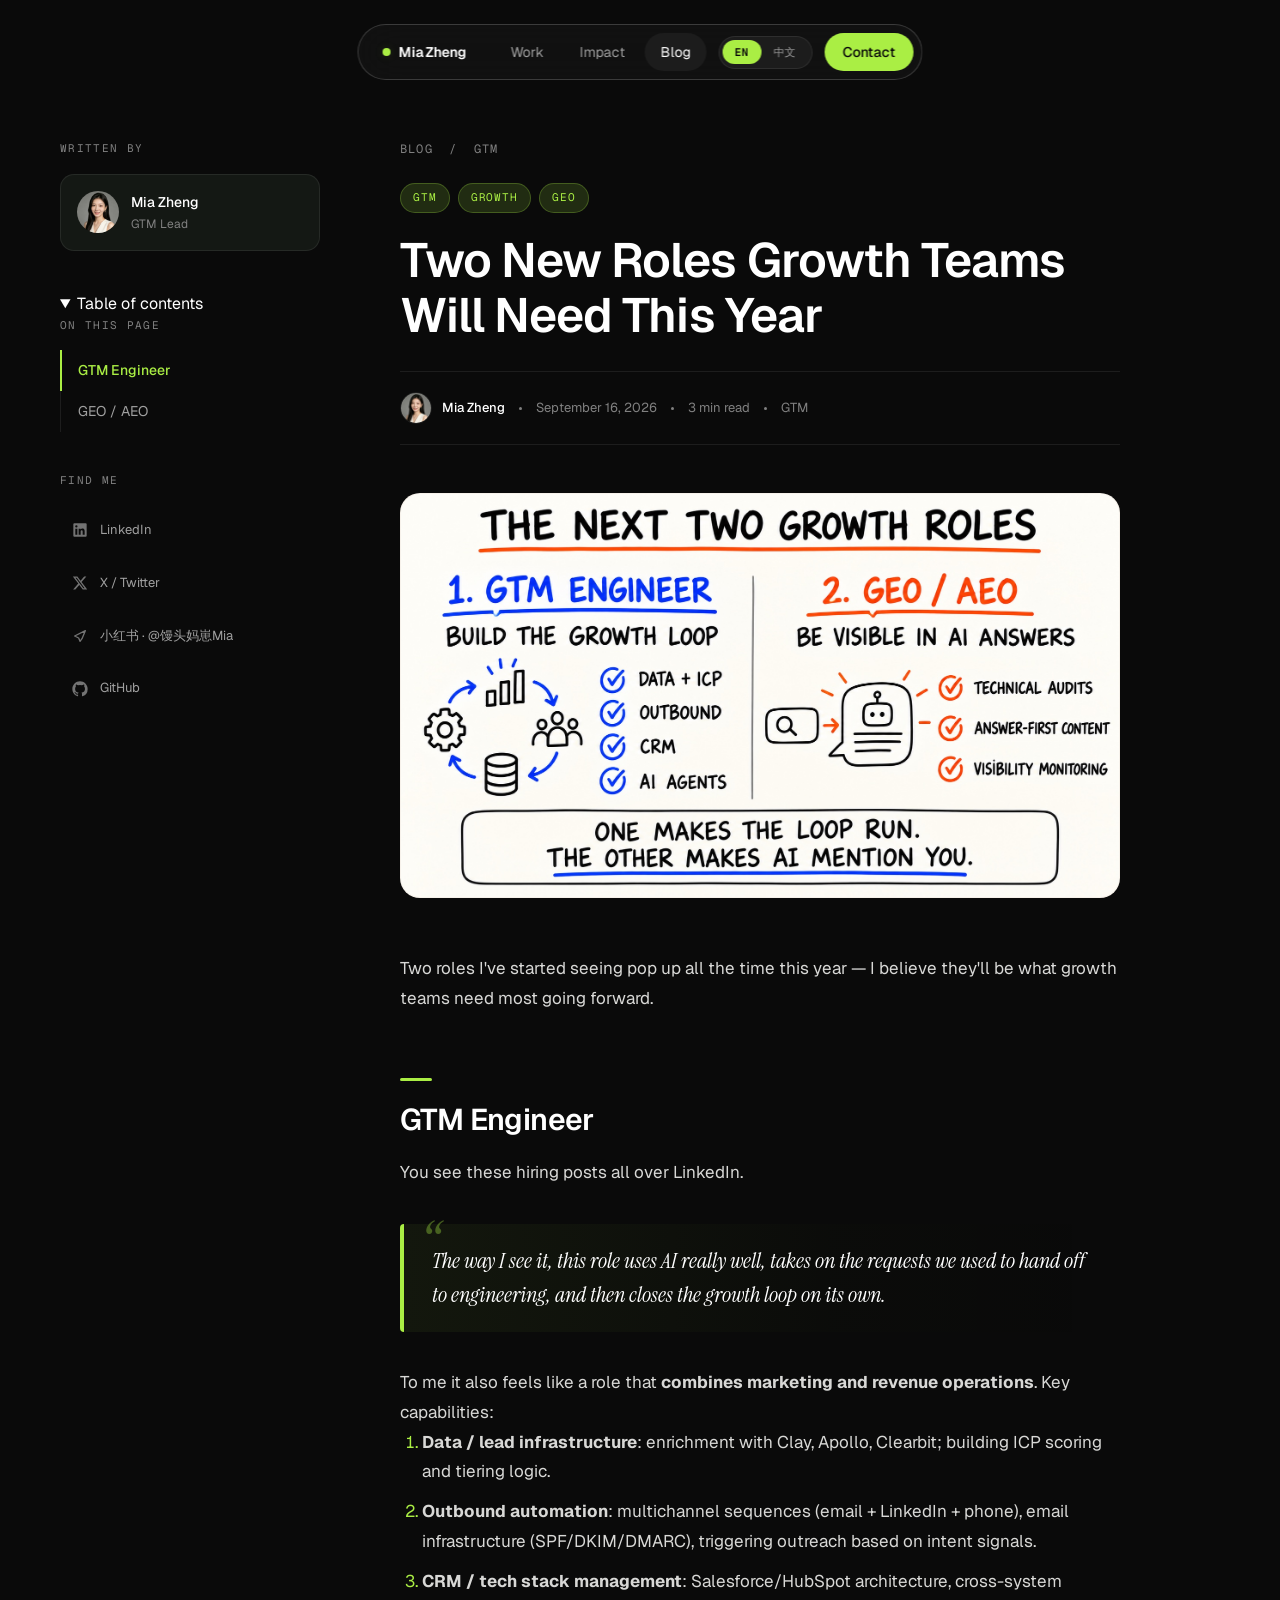
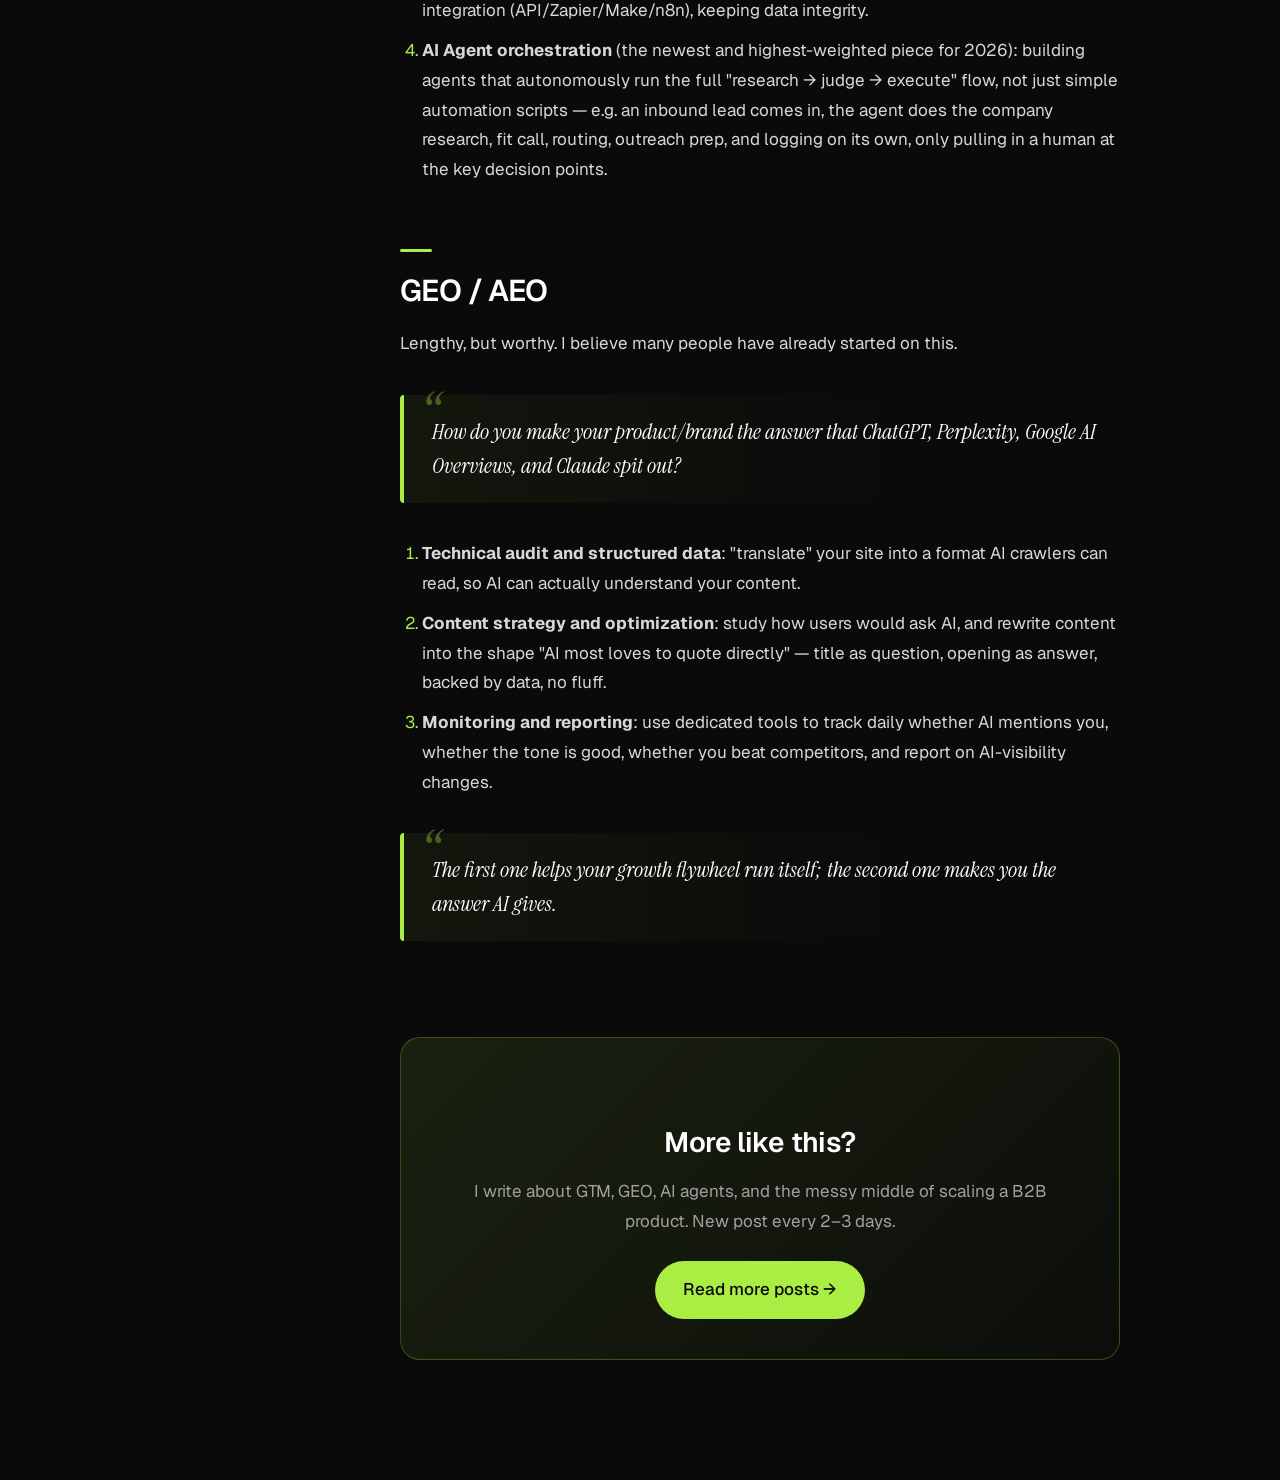
<file: blog/marketingrole/index.html>
<!DOCTYPE html>
<html lang="en">
<head>
<meta charset="UTF-8">
<meta name="viewport" content="width=device-width, initial-scale=1.0">
<title>Two New Roles Growth Teams Will Need This Year — Mia Zheng</title>
<meta name="description" content="What kind of people do you actually need to do growth now? You might get a little clarity after reading this.">
<link rel="canonical" href="https://www.miazheng-growth.fun/blog/marketingrole/">
<meta property="og:type" content="article">
<meta property="og:site_name" content="Mia Zheng">
<meta property="og:url" content="https://www.miazheng-growth.fun/blog/marketingrole/">
<meta property="og:title" content="Two New Roles Growth Teams Will Need This Year — Mia Zheng">
<meta property="og:description" content="What kind of people do you actually need to do growth now? You might get a little clarity after reading this.">
<meta property="og:image" content="https://www.miazheng-growth.fun/blog/images/marketingrole-hero.jpg">
<meta name="twitter:card" content="summary_large_image">
<meta name="twitter:image" content="https://www.miazheng-growth.fun/blog/images/marketingrole-hero.jpg">
<link rel="icon" type="image/svg+xml" href="data:image/svg+xml,%3Csvg xmlns='http://www.w3.org/2000/svg' viewBox='0 0 100 100'%3E%3Crect width='100' height='100' rx='22' fill='%230A0A0A'/%3E%3Ccircle cx='50' cy='50' r='18' fill='%23AAEE44'/%3E%3C/svg%3E">
<link rel="preconnect" href="https://fonts.googleapis.com">
<link rel="preconnect" href="https://fonts.gstatic.com" crossorigin>
<link href="https://fonts.googleapis.com/css2?family=Geist:wght@300;400;500;600;700;800&family=Geist+Mono:wght@400;500&family=Instrument+Serif:ital@0;1&family=Noto+Sans+SC:wght@400;500;600;700&family=Noto+Serif+SC:wght@400;600&display=swap" rel="stylesheet">
<style>
*, *::before, *::after { box-sizing: border-box; margin: 0; padding: 0; }
html { scroll-behavior: smooth; -webkit-font-smoothing: antialiased; }

:root {
  --bg-dark: #0A0A0A;
  --bg-card: #111A10;
  --bg-elev: #141814;
  --accent: #AAEE44;
  --accent-dim: #88BB33;
  --accent-glow: rgba(170, 238, 68, 0.15);
  --text-primary: #FFFFFF;
  --text-secondary: #A0A0A0;
  --text-tertiary: #808080;
  --text-body: #D8D8D6;
  --text-dark: #0A0A0A;
  --border-dark: rgba(255, 255, 255, 0.08);
  --border-dark-strong: rgba(255, 255, 255, 0.18);
  --font-sans: 'Geist', -apple-system, sans-serif;
  --font-mono: 'Geist Mono', 'SF Mono', monospace;
  --font-serif: 'Instrument Serif', Georgia, serif;
  --font-sans-zh: 'Noto Sans SC', 'PingFang SC', 'Microsoft YaHei', sans-serif;
  --font-serif-zh: 'Noto Serif SC', 'Songti SC', serif;
}

body { font-family: var(--font-sans); background: var(--bg-dark); color: var(--text-primary); font-size: 16px; line-height: 1.6; overflow-x: hidden; }
body.lang-zh { font-family: var(--font-sans-zh); }
body.lang-zh .prose em, body.lang-zh h1 em, body.lang-zh blockquote { font-family: var(--font-serif-zh); font-style: normal; }

[data-lang] { display: none; }
body.lang-en [data-lang="en"] { display: revert; }
body.lang-zh [data-lang="zh"] { display: revert; }
body.lang-en .prose > [data-lang="en"], body.lang-zh .prose > [data-lang="zh"] { display: block; }

/* NAV */
.nav { position: fixed; top: 24px; left: 50%; transform: translateX(-50%); z-index: 100; display: flex; align-items: center; gap: 4px; padding: 8px 8px 8px 24px; background: rgba(20,20,20,0.7); backdrop-filter: blur(20px); -webkit-backdrop-filter: blur(20px); border: 0.5px solid var(--border-dark-strong); border-radius: 100px; font-size: 14px; }
.nav-logo, .nav-links a, .lang-switch button { white-space: nowrap; }
.nav-logo { font-weight: 600; letter-spacing: -0.01em; margin-right: 24px; display: flex; align-items: center; gap: 8px; text-decoration: none; color: var(--text-primary); }
.nav-logo::before { content: ''; width: 8px; height: 8px; border-radius: 50%; background: var(--accent); box-shadow: 0 0 8px var(--accent-glow); }
.nav-links { display: flex; gap: 4px; align-items: center; }
.nav-links a { color: var(--text-secondary); text-decoration: none; padding: 8px 16px; border-radius: 100px; transition: color 0.2s, background 0.2s; }
.nav-links a:hover, .nav-links a.active { color: var(--text-primary); background: rgba(255,255,255,0.05); }
.nav-cta { background: var(--accent); color: var(--text-dark) !important; font-weight: 500; padding: 8px 18px !important; margin-left: 8px; border-radius: 100px; transition: transform 0.2s, background 0.2s; }
.nav-cta:hover { background: #BBFF55 !important; transform: translateY(-1px); }

.lang-switch { display: inline-flex; align-items: center; padding: 3px; margin-left: 8px; border-radius: 100px; background: rgba(255,255,255,0.05); border: 1px solid var(--border-dark); font-family: var(--font-mono); font-size: 11px; }
.lang-switch button { border: none; background: transparent; color: var(--text-secondary); padding: 5px 12px; border-radius: 100px; cursor: pointer; font-family: inherit; font-size: inherit; letter-spacing: 0.05em; transition: color 0.2s, background 0.2s; }
.lang-switch button:hover { color: var(--text-primary); }
body.lang-en .lang-switch button[data-set="en"], body.lang-zh .lang-switch button[data-set="zh"] { background: var(--accent); color: var(--text-dark); font-weight: 600; }

/* LAYOUT */
.article-wrap { max-width: 1240px; margin: 0 auto; padding: 140px 40px 120px; display: grid; grid-template-columns: 260px 1fr; grid-template-areas: "sidebar hero" "sidebar body"; column-gap: 80px; row-gap: 0; align-items: start; }
.sidebar { grid-area: sidebar; position: sticky; top: 120px; display: flex; flex-direction: column; gap: 40px; }
.article-hero { grid-area: hero; max-width: 720px; }
.article-body { grid-area: body; max-width: 720px; }

/* SIDEBAR */
.sidebar-label { font-family: var(--font-mono); font-size: 11px; text-transform: uppercase; letter-spacing: 0.12em; color: var(--text-tertiary); margin-bottom: 16px; }
.toc { border-left: 1px solid var(--border-dark); }
.toc ul { list-style: none; }
.toc li a { display: block; padding: 10px 16px; color: var(--text-secondary); text-decoration: none; font-size: 14px; line-height: 1.5; border-left: 2px solid transparent; margin-left: -1px; transition: color 0.2s, border-color 0.2s; }
.toc li a:hover { color: var(--text-primary); }
.toc li a.active { color: var(--accent); border-left-color: var(--accent); font-weight: 500; }
.author-card { display: flex; align-items: center; gap: 12px; padding: 16px; background: var(--bg-elev); border: 1px solid var(--border-dark); border-radius: 14px; }
.author-avatar { width: 42px; height: 42px; border-radius: 50%; background: linear-gradient(135deg, var(--accent), var(--accent-dim)); display: flex; align-items: center; justify-content: center; color: var(--text-dark); font-weight: 700; font-size: 16px; flex-shrink: 0; overflow: hidden; }
.author-avatar img { width: 100%; height: 100%; object-fit: cover; display: block; }
.author-name { font-weight: 500; font-size: 14px; }
.author-role { font-size: 12px; color: var(--text-tertiary); margin-top: 2px; }
.social-list { display: flex; flex-direction: column; gap: 4px; }
.social-link { display: flex; align-items: center; gap: 12px; padding: 14px 12px; color: var(--text-secondary); text-decoration: none; font-size: 13px; border-radius: 10px; transition: color 0.2s, background 0.2s; }
.social-link:hover { color: var(--text-primary); background: rgba(255,255,255,0.04); }
.social-link svg { width: 16px; height: 16px; flex-shrink: 0; opacity: 0.7; }

/* HERO */
.breadcrumb { font-family: var(--font-mono); font-size: 12px; color: var(--text-tertiary); margin-bottom: 24px; text-transform: uppercase; letter-spacing: 0.1em; }
.breadcrumb a { color: var(--text-tertiary); text-decoration: none; transition: color 0.2s; }
.breadcrumb a:hover { color: var(--accent); }
.tag-row { display: flex; gap: 8px; margin-bottom: 20px; flex-wrap: wrap; }
.tag { font-family: var(--font-mono); font-size: 11px; text-transform: uppercase; letter-spacing: 0.08em; padding: 5px 12px; border-radius: 100px; background: var(--accent-glow); color: var(--accent); border: 1px solid rgba(170,238,68,0.25); }
.article-hero h1 { font-size: clamp(34px, 4.6vw, 48px); line-height: 1.15; letter-spacing: -0.02em; font-weight: 600; margin-bottom: 28px; }
.article-hero h1 em { font-family: var(--font-serif); font-style: italic; font-weight: 400; color: var(--accent); }
body.lang-zh .article-hero h1 { letter-spacing: 0; line-height: 1.3; }
.meta-row { display: flex; align-items: center; gap: 14px; padding: 20px 0; margin-bottom: 48px; border-top: 1px solid var(--border-dark); border-bottom: 1px solid var(--border-dark); font-size: 13px; color: var(--text-tertiary); flex-wrap: wrap; }
.meta-row strong { color: var(--text-primary); font-weight: 500; }
.meta-row .meta-avatar { width: 32px; height: 32px; border-radius: 50%; object-fit: cover; display: block; flex-shrink: 0; border: 1px solid var(--border-dark); }
.meta-row .meta-author { display: flex; align-items: center; gap: 10px; }
.meta-dot { width: 3px; height: 3px; border-radius: 50%; background: var(--text-tertiary); }

.cover { width: 100%; aspect-ratio: 16 / 9; border-radius: 20px; border: 1px solid var(--border-dark); margin-bottom: 56px; overflow: hidden; background: #F5F0E8; }
.cover img { width: 100%; height: 100%; object-fit: cover; display: block; }

/* PROSE */
.prose { color: var(--text-body); font-size: 17px; line-height: 1.75; }
body.lang-zh .prose { line-height: 1.85; }
.prose > * + * { margin-top: 24px; }
.prose h2 { font-family: var(--font-sans); font-size: 30px; font-weight: 600; letter-spacing: -0.02em; color: var(--text-primary); line-height: 1.25; margin-top: 64px; margin-bottom: 20px; scroll-margin-top: 100px; }
body.lang-zh .prose h2 { font-family: var(--font-sans-zh); letter-spacing: 0; }
.prose h2::before { content: ''; display: block; width: 32px; height: 3px; background: var(--accent); border-radius: 2px; margin-bottom: 20px; }
.prose h3 { font-size: 21px; font-weight: 600; color: var(--text-primary); margin-top: 40px; margin-bottom: 12px; letter-spacing: -0.01em; scroll-margin-top: 100px; }
body.lang-zh .prose h3 { font-family: var(--font-sans-zh); letter-spacing: 0; }
.prose p { margin: 0; }
.prose a { color: var(--accent); text-decoration: none; border-bottom: 1px solid rgba(170,238,68,0.35); transition: border-color 0.2s, color 0.2s; }
.prose a:hover { color: #BBFF55; border-bottom-color: var(--accent); }
.prose strong { color: var(--text-primary); font-weight: 600; }
.prose em { font-family: var(--font-serif); font-style: italic; color: var(--text-primary); font-size: 1.05em; }
.prose ul, .prose ol { padding-left: 22px; }
.prose li { margin-bottom: 10px; }
.prose li::marker { color: var(--accent); }
.prose blockquote {
  position: relative;
  border-left: 4px solid var(--accent);
  background: linear-gradient(90deg, rgba(170,238,68,0.06) 0%, rgba(170,238,68,0.01) 60%, transparent 100%);
  padding: 20px 24px 20px 28px;
  margin: 36px 0;
  border-radius: 4px 12px 12px 4px;
  font-family: var(--font-serif); font-style: italic;
  font-size: 22px; line-height: 1.55;
  color: var(--text-primary);
}
.prose blockquote::before {
  content: '\201C';
  position: absolute; top: -6px; left: 18px;
  font-family: var(--font-serif);
  font-size: 60px; line-height: 1;
  color: var(--accent); opacity: 0.35;
  pointer-events: none;
}
.prose blockquote cite { display: block; font-family: var(--font-sans); font-style: normal; font-weight: 400; font-size: 13px; color: var(--text-tertiary); margin-top: 12px; }
body.lang-zh .prose blockquote { font-family: var(--font-serif-zh); font-style: normal; font-weight: 500; }
body.lang-zh .prose blockquote cite { font-family: var(--font-sans-zh); }

/* Inline images — normalized by publish.mjs into <figure class="embedded-img">.
   Centering + max-width fits any aspect ratio into the 720px column. */
.prose figure.embedded-img { margin: 32px 0; text-align: center; }
.prose figure.embedded-img img {
  display: block;
  max-width: 100%;
  height: auto;
  margin: 0 auto;
  border-radius: 12px;
  border: 1px solid var(--border-dark);
  background: var(--bg-elev);
}
.prose figure.embedded-img figcaption {
  margin-top: 12px;
  font-family: var(--font-mono);
  font-size: 12px;
  color: var(--text-tertiary);
  text-align: center;
  letter-spacing: 0.02em;
}
/* Safety net: any stray <img> we missed still gets centered and fitted. */
.prose > img, .prose p > img, .prose div > img { display: block; max-width: 100%; height: auto; margin: 32px auto; border-radius: 12px; border: 1px solid var(--border-dark); }

/* CALLOUTS */
.callout { padding: 24px 28px; border-radius: 16px; border: 1px solid var(--border-dark); background: var(--bg-elev); margin: 36px 0; display: flex; gap: 16px; align-items: flex-start; }
.callout-icon { width: 32px; height: 32px; border-radius: 8px; display: flex; align-items: center; justify-content: center; font-size: 16px; font-weight: 600; flex-shrink: 0; }
.callout-body { flex: 1; }
.callout-title { font-size: 13px; font-weight: 600; text-transform: uppercase; letter-spacing: 0.08em; margin-bottom: 6px; }
.callout p { font-size: 15px; line-height: 1.65; color: var(--text-body); }
.callout p + p { margin-top: 10px; }
.callout--accent { background: linear-gradient(135deg, rgba(170,238,68,0.08) 0%, rgba(170,238,68,0.02) 100%); border-color: rgba(170,238,68,0.25); }
.callout--accent .callout-icon { background: rgba(170,238,68,0.18); color: var(--accent); }
.callout--accent .callout-title { color: var(--accent); }
.callout--info { background: linear-gradient(135deg, rgba(100,160,255,0.06) 0%, rgba(100,160,255,0.01) 100%); border-color: rgba(100,160,255,0.22); }
.callout--info .callout-icon { background: rgba(100,160,255,0.15); color: #7AB0FF; }
.callout--info .callout-title { color: #7AB0FF; }
.callout--warn { background: linear-gradient(135deg, rgba(255,180,80,0.06) 0%, rgba(255,180,80,0.01) 100%); border-color: rgba(255,180,80,0.22); }
.callout--warn .callout-icon { background: rgba(255,180,80,0.15); color: #FFC060; }
.callout--warn .callout-title { color: #FFC060; }
.callout--pink { background: linear-gradient(135deg, rgba(255,130,180,0.06) 0%, rgba(255,130,180,0.01) 100%); border-color: rgba(255,130,180,0.22); }
.callout--pink .callout-icon { background: rgba(255,130,180,0.15); color: #FF9BC4; }
.callout--pink .callout-title { color: #FF9BC4; }

/* STAT PULL */
.stat-pull { display: grid; grid-template-columns: repeat(2, 1fr); gap: 16px; margin: 40px 0; }
.stat-pull-item { padding: 24px 20px; background: var(--bg-elev); border: 1px solid var(--border-dark); border-radius: 14px; }
.stat-pull-num { font-family: var(--font-serif); font-style: italic; font-size: 38px; line-height: 1; color: var(--accent); margin-bottom: 8px; }
.stat-pull-label { font-size: 12px; color: var(--text-tertiary); text-transform: uppercase; letter-spacing: 0.08em; }

/* NEWS CLIPPING FIGURE — screenshot of a real article, shown as evidence with clear sourcing */
.news-clip { margin: 40px 0; border-radius: 16px; border: 1px solid var(--border-dark); background: #F7F3EC; overflow: hidden; }
.news-clip-bar { display: flex; align-items: center; gap: 8px; padding: 12px 18px; background: var(--bg-elev); border-bottom: 1px solid var(--border-dark); }
.news-clip-dot { width: 9px; height: 9px; border-radius: 50%; background: var(--border-dark-strong); }
.news-clip-label { font-family: var(--font-mono); font-size: 11px; color: var(--text-tertiary); text-transform: uppercase; letter-spacing: 0.1em; margin-left: 4px; }
.news-clip img { width: 100%; display: block; }
.news-clip-caption { padding: 14px 18px; font-size: 13px; color: var(--text-tertiary); background: var(--bg-elev); border-top: 1px solid var(--border-dark); }

.bottom-cta { margin-top: 96px; padding: 40px; border-radius: 20px; background: linear-gradient(135deg, rgba(170,238,68,0.10) 0%, rgba(170,238,68,0.02) 100%); border: 1px solid rgba(170,238,68,0.25); text-align: center; }
.bottom-cta h3 { font-size: 28px; font-weight: 600; letter-spacing: -0.02em; margin-bottom: 10px; color: var(--text-primary); }
.bottom-cta p { color: var(--text-secondary); margin-bottom: 24px; }
.prose a.bottom-cta-btn, .bottom-cta-btn { display: inline-block; padding: 14px 28px; background: var(--accent); color: var(--text-dark); text-decoration: none; font-weight: 500; border-radius: 100px; transition: transform 0.2s, background 0.2s; border-bottom: none; }
.prose a.bottom-cta-btn:hover, .bottom-cta-btn:hover { background: #BBFF55; color: var(--text-dark); transform: translateY(-1px); }
.prose a.bottom-cta-btn { border-bottom: none; }

/* RESPONSIVE */
@media (max-width: 960px) {
  .article-wrap { display: flex; flex-direction: column; gap: 0; padding: 110px 20px 80px; max-width: 720px; }
  .sidebar { display: contents; position: static; }
  .article-hero { order: 1; max-width: 100%; width: 100%; margin-bottom: 32px; }
  .side-author { order: 2; width: 100%; margin-bottom: 24px; }
  .side-toc { order: 3; width: 100%; margin-bottom: 24px; }
  .side-social { order: 4; width: 100%; margin-bottom: 40px; }
  .article-body { order: 5; max-width: 100%; width: 100%; }
  .side-toc details { border: 1px solid var(--border-dark); border-radius: 12px; background: var(--bg-elev); overflow: hidden; }
  .side-toc summary { list-style: none; padding: 14px 18px; cursor: pointer; display: flex; align-items: center; justify-content: space-between; font-weight: 600; font-size: 15px; color: var(--text-primary); }
  .side-toc summary::-webkit-details-marker { display: none; }
  .side-toc summary::after { content: '▾'; color: var(--text-tertiary); font-size: 12px; transition: transform 0.2s; }
  .side-toc details[open] summary::after { transform: rotate(180deg); }
  .side-toc .sidebar-label { display: none; }
  .side-toc .toc { border-left: none; padding: 0 8px 12px; }
  .side-social .sidebar-label { display: none; }
  .side-social .social-list { flex-direction: row; flex-wrap: wrap; gap: 6px; }
  .side-social .social-link span { display: none; }
  .stat-pull { grid-template-columns: 1fr; }
  .article-hero h1 { font-size: 28px; }
  .prose { font-size: 16px; }
  .prose h2 { font-size: 24px; margin-top: 48px; }
  .prose h3 { font-size: 18px; margin-top: 32px; }
  .prose blockquote { font-size: 19px; }
  .bottom-cta { padding: 28px 24px; margin-top: 64px; }
  .bottom-cta h3 { font-size: 22px; }
  .cover { margin-bottom: 0; }
  .meta-row { margin-bottom: 32px; }
  .nav { top: 12px; padding: 6px 6px 6px 18px; font-size: 13px; }
  .nav-logo { margin-right: 12px; }
  .nav-links a[href*="#"]:not(.nav-cta) { display: none; }
  .nav-links a { padding: 6px 12px; }
  .lang-switch { margin-left: 4px; }
  .lang-switch button { padding: 11px 14px; font-size: 12px; }
}
.social-link.social-static { cursor: default; }
</style>
</head>
<body class="lang-en">

<nav class="nav">
  <a href="../../" class="nav-logo"><span>Mia Zheng</span></a>
  <span class="nav-links">
    <a href="../../#workflow"><span data-lang="en">Work</span><span data-lang="zh">作品</span></a>
    <a href="../../#impact"><span data-lang="en">Impact</span><span data-lang="zh">成果</span></a>
    <a href="../" class="active"><span data-lang="en">Blog</span><span data-lang="zh">博客</span></a>
    <span class="lang-switch">
      <button data-set="en" onclick="setLang('en')">EN</button>
      <button data-set="zh" onclick="setLang('zh')">中文</button>
    </span>
    <a href="../../#contact" class="nav-cta"><span data-lang="en">Contact</span><span data-lang="zh">联系</span></a>
  </span>
</nav>

<div class="article-wrap">

  <aside class="sidebar">
    <div class="side-author">
      <div class="sidebar-label"><span data-lang="en">Written by</span><span data-lang="zh">作者</span></div>
      <div class="author-card">
        <div class="author-avatar"><img src="../images/avatar.jpg" alt="Mia Zheng"></div>
        <div>
          <div class="author-name">Mia Zheng</div>
          <div class="author-role">GTM Lead</div>
        </div>
      </div>
    </div>

    <div class="side-toc">
      <details open>
        <summary><span data-lang="en">Table of contents</span><span data-lang="zh">目录</span></summary>
        <div class="sidebar-label"><span data-lang="en">On this page</span><span data-lang="zh">本文内容</span></div>
        <nav class="toc">
          <ul>
            <li><a href="#h1" data-anchor="h1" class="active"><span data-lang="en">GTM Engineer</span><span data-lang="zh">GTM Engineer</span></a></li>
            <li><a href="#h2" data-anchor="h2"><span data-lang="en">GEO / AEO</span><span data-lang="zh">GEO / AEO</span></a></li>
          </ul>
        </nav>
      </details>
    </div>

    <div class="side-social">
      <div class="sidebar-label"><span data-lang="en">Find me</span><span data-lang="zh">找到我</span></div>
      <div class="social-list">
        <a href="https://www.linkedin.com/in/mia-zheng-a31214310" class="social-link" target="_blank" rel="noopener">
          <svg viewBox="0 0 24 24" fill="currentColor"><path d="M20.5 2h-17A1.5 1.5 0 002 3.5v17A1.5 1.5 0 003.5 22h17a1.5 1.5 0 001.5-1.5v-17A1.5 1.5 0 0020.5 2zM8 19H5v-9h3zM6.5 8.25A1.75 1.75 0 118.3 6.5a1.78 1.78 0 01-1.8 1.75zM19 19h-3v-4.74c0-1.42-.6-1.93-1.38-1.93A1.74 1.74 0 0013 14.19a.66.66 0 000 .14V19h-3v-9h2.9v1.3a3.11 3.11 0 012.7-1.4c1.55 0 3.36.86 3.36 3.66z"/></svg>
          <span>LinkedIn</span>
        </a>
        <a href="https://x.com/MinxiaZhen73449" class="social-link" target="_blank" rel="noopener">
          <svg viewBox="0 0 24 24" fill="currentColor"><path d="M18.244 2.25h3.308l-7.227 8.26 8.502 11.24H16.17l-5.214-6.817L4.99 21.75H1.68l7.73-8.835L1.254 2.25H8.08l4.713 6.231zm-1.161 17.52h1.833L7.084 4.126H5.117z"/></svg>
          <span>X / Twitter</span>
        </a>
        <span class="social-link social-static">
          <svg viewBox="0 0 24 24" fill="none" stroke="currentColor" stroke-width="2" stroke-linecap="round" stroke-linejoin="round"><path d="M20 4L4 12l6 3 2 5 3-4 5-12z"/></svg>
          <span>小红书 · @馒头妈崽Mia</span>
        </span>
        <a href="https://github.com/miazheng-max" class="social-link" target="_blank" rel="noopener">
          <svg viewBox="0 0 24 24" fill="currentColor"><path d="M12 .5C5.65.5.5 5.65.5 12c0 5.08 3.29 9.38 7.86 10.9.58.11.79-.25.79-.56v-2.01c-3.2.7-3.87-1.37-3.87-1.37-.52-1.33-1.28-1.68-1.28-1.68-1.05-.72.08-.7.08-.7 1.16.08 1.77 1.19 1.77 1.19 1.03 1.77 2.7 1.26 3.36.96.1-.75.4-1.26.73-1.55-2.55-.29-5.24-1.28-5.24-5.68 0-1.26.45-2.28 1.19-3.09-.12-.29-.52-1.47.11-3.06 0 0 .97-.31 3.18 1.18a11 11 0 015.79 0c2.21-1.49 3.18-1.18 3.18-1.18.63 1.59.23 2.77.11 3.06.74.81 1.19 1.83 1.19 3.09 0 4.42-2.7 5.38-5.27 5.67.41.35.78 1.05.78 2.12v3.14c0 .31.21.68.79.56A11.5 11.5 0 0023.5 12C23.5 5.65 18.35.5 12 .5z"/></svg>
          <span>GitHub</span>
        </a>
      </div>
    </div>
  </aside>

  <header class="article-hero">
    <div class="breadcrumb">
      <a href="../"><span data-lang="en">Blog</span><span data-lang="zh">博客</span></a> &nbsp;/&nbsp; GTM
    </div>

    <div class="tag-row">
      <span class="tag">GTM</span> <span class="tag">Growth</span> <span class="tag">GEO</span>
    </div>

    <h1 data-lang="en">Two New Roles Growth Teams Will Need This Year</h1>
    <h1 data-lang="zh">增长团队今年会需要的两个新角色</h1>

    <div class="meta-row">
      <span class="meta-author"><img class="meta-avatar" src="../images/avatar.jpg" alt="Mia Zheng" loading="lazy"><strong>Mia Zheng</strong></span>
      <span class="meta-dot"></span>
      <span data-lang="en">September 16, 2026</span>
      <span data-lang="zh">2026年9月16日</span>
      <span class="meta-dot"></span>
      <span data-lang="en">3 min read</span>
      <span data-lang="zh">阅读约 3 分钟</span>
      <span class="meta-dot"></span>
      <span>GTM</span>
    </div>

    <div class="cover"><img src="../images/marketingrole-hero.jpg" alt="Two New Roles Growth Teams Will Need This Year"></div>
  </header>

  <div class="article-body">
    <div class="prose">

      <!-- ================ ENGLISH ================ -->
      <div data-lang="en">
<div>Two roles I've started seeing pop up all the time this year — I believe they'll be what growth teams need most going forward.</div><h2 id="h1">GTM Engineer</h2><div>You see these hiring posts all over LinkedIn.</div><blockquote>The way I see it, this role uses AI really well, takes on the requests we used to hand off to engineering, and then closes the growth loop on its own.</blockquote><div>To me it also feels like a role that <b>combines marketing and revenue operations</b>. Key capabilities:</div><ol><li><b>Data / lead infrastructure</b>: enrichment with Clay, Apollo, Clearbit; building ICP scoring and tiering logic.</li><li><b>Outbound automation</b>: multichannel sequences (email + LinkedIn + phone), email infrastructure (SPF/DKIM/DMARC), triggering outreach based on intent signals.</li><li><b>CRM / tech stack management</b>: Salesforce/HubSpot architecture, cross-system integration (API/Zapier/Make/n8n), keeping data integrity.</li><li><b>AI Agent orchestration</b> (the newest and highest-weighted piece for 2026): building agents that autonomously run the full "research → judge → execute" flow, not just simple automation scripts — e.g. an inbound lead comes in, the agent does the company research, fit call, routing, outreach prep, and logging on its own, only pulling in a human at the key decision points.</li></ol><h2 id="h2">GEO / AEO</h2><div>Lengthy, but worthy. I believe many people have already started on this.</div><blockquote>How do you make your product/brand the answer that ChatGPT, Perplexity, Google AI Overviews, and Claude spit out?</blockquote><ol><li><b>Technical audit and structured data</b>: "translate" your site into a format AI crawlers can read, so AI can actually understand your content.</li><li><b>Content strategy and optimization</b>: study how users would ask AI, and rewrite content into the shape "AI most loves to quote directly" — title as question, opening as answer, backed by data, no fluff.</li><li><b>Monitoring and reporting</b>: use dedicated tools to track daily whether AI mentions you, whether the tone is good, whether you beat competitors, and report on AI-visibility changes.</li></ol><blockquote>The first one helps your growth flywheel run itself; the second one makes you the answer AI gives.</blockquote>
        <div class="bottom-cta">
          <h3>More like this?</h3>
          <p>I write about GTM, GEO, AI agents, and the messy middle of scaling a B2B product. New post every 2–3 days.</p>
          <a href="../" class="bottom-cta-btn">Read more posts →</a>
        </div>
      </div>

      <!-- ================ CHINESE ================ -->
      <div data-lang="zh">
<div>今年我开始频繁刷到<b>两个角色</b>，我相信会是未来增长团队最需要的。</div><h2 id="h1-zh">GTM Engineer</h2><div>LinkedIn 帖子经常会刷到这类招聘帖。</div><blockquote>在我看来，这个角色能很好地利用 AI，承担原本需要提给研发的需求，然后实现增长 loop 的自闭环。</blockquote><div>我认为也像是把 <b>marketing 和 revenue operation 结合</b>的角色。关键能力如下：</div><ol><li><b>数据/线索基础设施</b>：用 Clay、Apollo、Clearbit 做 enrichment，搭建 ICP 打分和分层逻辑。</li><li><b>Outbound 自动化</b>：多渠道序列（邮件 + LinkedIn + 电话）、邮件基础设施（SPF/DKIM/DMARC）、基于 intent 信号触发外呼。</li><li><b>CRM/技术栈管理</b>：Salesforce/HubSpot 架构、系统间集成（API/Zapier/Make/n8n）、维护数据完整性。</li><li><b>AI Agent 编排</b>（2026 年新增、权重最高的一块）：搭建能自主完成"研究 → 判断 → 执行"全流程的 Agent，而不是简单的自动化脚本——比如一个 inbound 线索进来，Agent 自动完成公司调研、fit 判断、路由分配、准备 outreach、记录结果，全程只在关键节点需要人介入。</li></ol><h2 id="h2-zh">GEO / AEO</h2><div>Lengthy，but worthy。我相信很多人已经开始做了。</div><blockquote>如何让你的产品/品牌成为 ChatGPT、Perplexity、Google AI Overviews、Claude 吐出的答案。</blockquote><ol><li><b>技术审计与结构化数据</b>：把网站"翻译"成 AI 爬虫看得懂的格式，让 AI 能顺利读懂你的内容。</li><li><b>内容策略与优化</b>：研究用户会怎么问 AI，把内容改写成"AI 最爱直接引用"的样子——标题即问题，开头即答案，带数据不空谈。</li><li><b>监测与报告</b>：用专门工具天天追踪 AI 提没提到你、语气好不好、比竞品强不强，汇报 AI 可见度变化。</li></ol><blockquote>前者帮你把增长飞轮跑起来，后者让你成为 AI 的答案。</blockquote>
        <div class="bottom-cta">
          <h3>想看更多这样的内容?</h3>
          <p>我会写 GTM、GEO、AI agents、以及放大一款 B2B 产品过程中那些混乱的中间地带。每 2–3 天更新一篇。</p>
          <a href="../" class="bottom-cta-btn">查看更多文章 →</a>
        </div>
      </div>

    </div>
  </div>
</div>

<script>
(function () {
  var tocLinks = document.querySelectorAll('.toc a[data-anchor]');

  function suffix() {
    return document.body.classList.contains('lang-zh') ? '-zh' : '';
  }

  function syncTocHrefs() {
    var suf = suffix();
    tocLinks.forEach(function (a) {
      a.setAttribute('href', '#' + a.dataset.anchor + suf);
    });
  }

  function updateSpy() {
    var suf = suffix();
    var y = window.scrollY + 140;
    var nearBottom = window.scrollY + window.innerHeight >= document.body.scrollHeight - 4;
    var active = 0;
    tocLinks.forEach(function (a, i) {
      var s = document.getElementById(a.dataset.anchor + suf);
      if (s && s.offsetTop <= y) active = i;
    });
    if (nearBottom) active = tocLinks.length - 1;
    tocLinks.forEach(function (l, i) {
      l.classList.toggle('active', i === active);
    });
  }

  window.setLang = function (lang) {
    document.body.classList.remove('lang-en', 'lang-zh');
    document.body.classList.add('lang-' + lang);
    document.documentElement.lang = lang === 'zh' ? 'zh-CN' : 'en';
    try { localStorage.setItem('mia-blog-lang', lang); } catch (e) {}
    syncTocHrefs();
    updateSpy();
  };

  window.addEventListener('scroll', updateSpy);

  var saved = null;
  try { saved = localStorage.getItem('mia-blog-lang'); } catch (e) {}
  if (saved === 'zh' || saved === 'en') {
    window.setLang(saved);
  } else {
    syncTocHrefs();
    updateSpy();
  }
})();
</script>

</body>
</html>
</file>
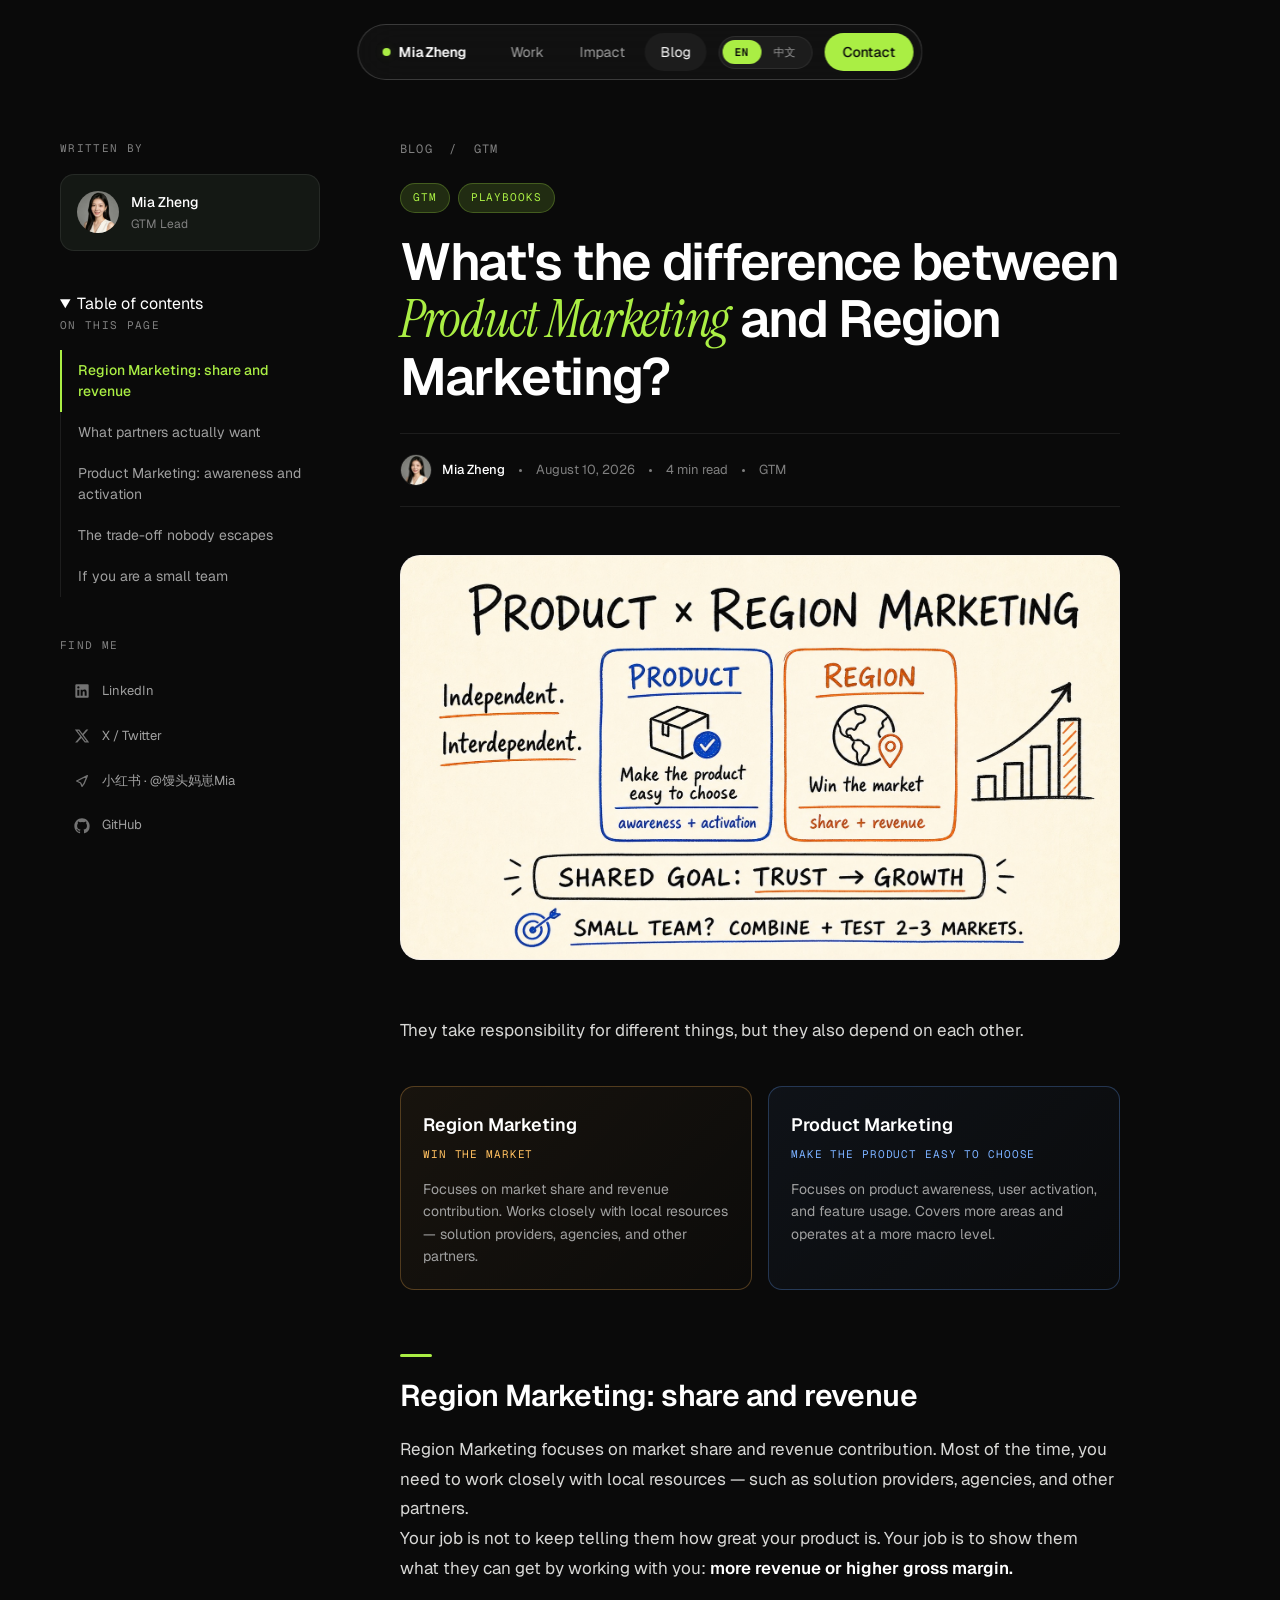
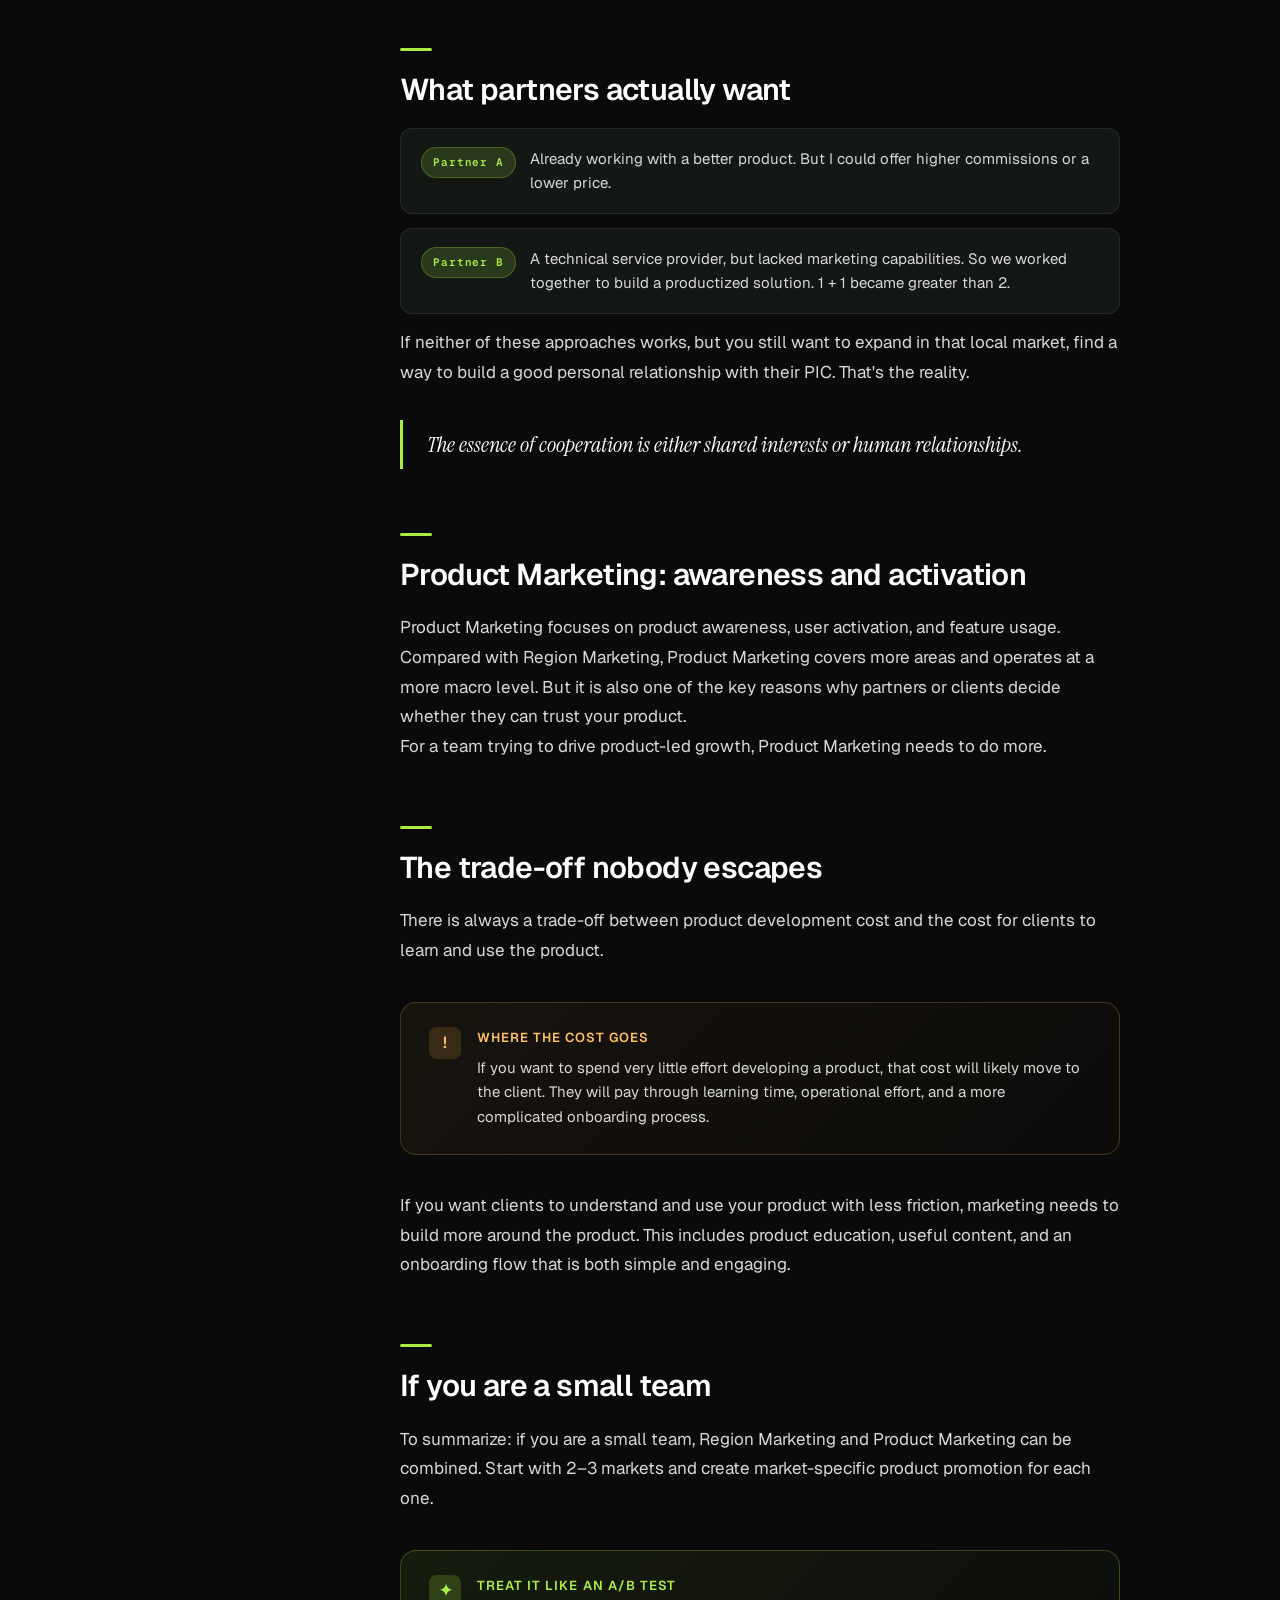
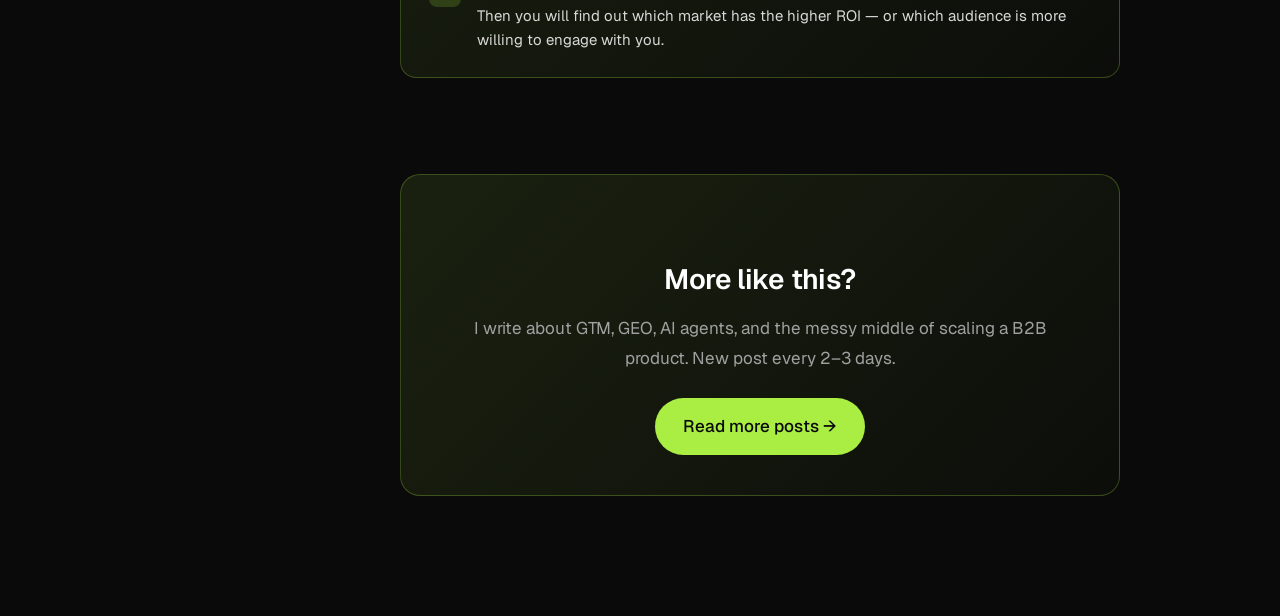
<file: blog/product-vs-region/index.html>
<!DOCTYPE html>
<html lang="en">
<head>
<meta charset="UTF-8">
<meta name="viewport" content="width=device-width, initial-scale=1.0">
<title>What's the difference between Product Marketing and Region Marketing? — Mia Zheng</title>
<meta name="description" content="They take responsibility for different things, but they also depend on each other. How I think about the split — and when a small team should combine them.">
<link rel="canonical" href="https://www.miazheng-growth.fun/blog/product-vs-region/">
<meta property="og:type" content="article">
<meta property="og:site_name" content="Mia Zheng">
<meta property="og:url" content="https://www.miazheng-growth.fun/blog/product-vs-region/">
<meta property="og:title" content="What&#x27;s the difference between Product Marketing and Region Marketing? — Mia Zheng">
<meta property="og:description" content="They take responsibility for different things, but they also depend on each other. How I think about the split — and when a small team should combine them.">
<meta property="og:image" content="https://www.miazheng-growth.fun/blog/images/product-vs-region-hero.jpg">
<meta name="twitter:card" content="summary_large_image">
<meta name="twitter:image" content="https://www.miazheng-growth.fun/blog/images/product-vs-region-hero.jpg">
<link rel="icon" type="image/svg+xml" href="data:image/svg+xml,%3Csvg xmlns='http://www.w3.org/2000/svg' viewBox='0 0 100 100'%3E%3Crect width='100' height='100' rx='22' fill='%230A0A0A'/%3E%3Ccircle cx='50' cy='50' r='18' fill='%23AAEE44'/%3E%3C/svg%3E">
<link rel="preconnect" href="https://fonts.googleapis.com">
<link rel="preconnect" href="https://fonts.gstatic.com" crossorigin>
<link href="https://fonts.googleapis.com/css2?family=Geist:wght@300;400;500;600;700;800&family=Geist+Mono:wght@400;500&family=Instrument+Serif:ital@0;1&family=Noto+Sans+SC:wght@400;500;600;700&family=Noto+Serif+SC:wght@400;600&display=swap" rel="stylesheet">
<style>
*, *::before, *::after { box-sizing: border-box; margin: 0; padding: 0; }
html { scroll-behavior: smooth; -webkit-font-smoothing: antialiased; }

:root {
  --bg-dark: #0A0A0A;
  --bg-card: #111A10;
  --bg-elev: #141814;
  --accent: #AAEE44;
  --accent-dim: #88BB33;
  --accent-glow: rgba(170, 238, 68, 0.15);
  --text-primary: #FFFFFF;
  --text-secondary: #A0A0A0;
  --text-tertiary: #808080;
  --text-body: #D8D8D6;
  --text-dark: #0A0A0A;
  --border-dark: rgba(255, 255, 255, 0.08);
  --border-dark-strong: rgba(255, 255, 255, 0.18);
  --font-sans: 'Geist', -apple-system, sans-serif;
  --font-mono: 'Geist Mono', 'SF Mono', monospace;
  --font-serif: 'Instrument Serif', Georgia, serif;
  --font-sans-zh: 'Noto Sans SC', 'PingFang SC', 'Microsoft YaHei', sans-serif;
  --font-serif-zh: 'Noto Serif SC', 'Songti SC', serif;
}

body { font-family: var(--font-sans); background: var(--bg-dark); color: var(--text-primary); font-size: 16px; line-height: 1.6; overflow-x: hidden; }
body.lang-zh { font-family: var(--font-sans-zh); }
body.lang-zh .prose em, body.lang-zh h1 em, body.lang-zh blockquote { font-family: var(--font-serif-zh); font-style: normal; }

[data-lang] { display: none; }
body.lang-en [data-lang="en"] { display: revert; }
body.lang-zh [data-lang="zh"] { display: revert; }
body.lang-en .prose > [data-lang="en"], body.lang-zh .prose > [data-lang="zh"] { display: block; }

/* NAV */
.nav { position: fixed; top: 24px; left: 50%; transform: translateX(-50%); z-index: 100; display: flex; align-items: center; gap: 4px; padding: 8px 8px 8px 24px; background: rgba(20,20,20,0.7); backdrop-filter: blur(20px); -webkit-backdrop-filter: blur(20px); border: 0.5px solid var(--border-dark-strong); border-radius: 100px; font-size: 14px; }
.nav-logo, .nav-links a, .lang-switch button { white-space: nowrap; }
.nav-logo { font-weight: 600; letter-spacing: -0.01em; margin-right: 24px; display: flex; align-items: center; gap: 8px; text-decoration: none; color: var(--text-primary); min-height: 32px; padding: 4px 0; }
.nav-logo::before { content: ''; width: 8px; height: 8px; border-radius: 50%; background: var(--accent); box-shadow: 0 0 8px var(--accent-glow); }
.nav-links { display: flex; gap: 4px; align-items: center; }
.nav-links a { color: var(--text-secondary); text-decoration: none; padding: 8px 16px; border-radius: 100px; transition: color 0.2s, background 0.2s; }
.nav-links a:hover, .nav-links a.active { color: var(--text-primary); background: rgba(255,255,255,0.05); }
.nav-cta { background: var(--accent); color: var(--text-dark) !important; font-weight: 500; padding: 8px 18px !important; margin-left: 8px; border-radius: 100px; transition: transform 0.2s, background 0.2s; }
.nav-cta:hover { background: #BBFF55 !important; transform: translateY(-1px); }

.lang-switch { display: inline-flex; align-items: center; padding: 3px; margin-left: 8px; border-radius: 100px; background: rgba(255,255,255,0.05); border: 1px solid var(--border-dark); font-family: var(--font-mono); font-size: 11px; }
.lang-switch button { border: none; background: transparent; color: var(--text-secondary); padding: 5px 12px; border-radius: 100px; cursor: pointer; font-family: inherit; font-size: inherit; letter-spacing: 0.05em; transition: color 0.2s, background 0.2s; }
.lang-switch button:hover { color: var(--text-primary); }
body.lang-en .lang-switch button[data-set="en"], body.lang-zh .lang-switch button[data-set="zh"] { background: var(--accent); color: var(--text-dark); font-weight: 600; }

/* LAYOUT */
.article-wrap { max-width: 1240px; margin: 0 auto; padding: 140px 40px 120px; display: grid; grid-template-columns: 260px 1fr; grid-template-areas: "sidebar hero" "sidebar body"; column-gap: 80px; row-gap: 0; align-items: start; }
.sidebar { grid-area: sidebar; position: sticky; top: 120px; display: flex; flex-direction: column; gap: 40px; }
.article-hero { grid-area: hero; max-width: 720px; }
.article-body { grid-area: body; max-width: 720px; }

/* SIDEBAR */
.sidebar-label { font-family: var(--font-mono); font-size: 11px; text-transform: uppercase; letter-spacing: 0.12em; color: var(--text-tertiary); margin-bottom: 16px; }
.toc { border-left: 1px solid var(--border-dark); }
.toc ul { list-style: none; }
.toc li a { display: block; padding: 10px 16px; color: var(--text-secondary); text-decoration: none; font-size: 14px; line-height: 1.5; border-left: 2px solid transparent; margin-left: -1px; transition: color 0.2s, border-color 0.2s; }
.toc li a:hover { color: var(--text-primary); }
.toc li a.active { color: var(--accent); border-left-color: var(--accent); font-weight: 500; }
.author-card { display: flex; align-items: center; gap: 12px; padding: 16px; background: var(--bg-elev); border: 1px solid var(--border-dark); border-radius: 14px; }
.author-avatar { overflow: hidden; width: 42px; height: 42px; border-radius: 50%; background: linear-gradient(135deg, var(--accent), var(--accent-dim)); display: flex; align-items: center; justify-content: center; color: var(--text-dark); font-weight: 700; font-size: 16px; flex-shrink: 0; }
.author-avatar img { width: 100%; height: 100%; object-fit: cover; display: block; }
.author-name { font-weight: 500; font-size: 14px; }
.author-role { font-size: 12px; color: var(--text-tertiary); margin-top: 2px; }
.social-list { display: flex; flex-direction: column; gap: 4px; }
.social-link { display: flex; align-items: center; gap: 12px; padding: 10px 14px; color: var(--text-secondary); text-decoration: none; font-size: 13px; border-radius: 10px; transition: color 0.2s, background 0.2s; }
.social-link:hover { color: var(--text-primary); background: rgba(255,255,255,0.04); }
.social-link svg { width: 16px; height: 16px; flex-shrink: 0; opacity: 0.7; }

/* HERO */
.breadcrumb { font-family: var(--font-mono); font-size: 12px; color: var(--text-tertiary); margin-bottom: 24px; text-transform: uppercase; letter-spacing: 0.1em; }
.breadcrumb a { color: var(--text-tertiary); text-decoration: none; transition: color 0.2s; display: inline-block; padding: 6px 4px; margin: -6px -4px; }
.breadcrumb a:hover { color: var(--accent); }
.tag-row { display: flex; gap: 8px; margin-bottom: 20px; flex-wrap: wrap; }
.tag { font-family: var(--font-mono); font-size: 11px; text-transform: uppercase; letter-spacing: 0.08em; padding: 5px 12px; border-radius: 100px; background: var(--accent-glow); color: var(--accent); border: 1px solid rgba(170,238,68,0.25); }
.article-hero h1 { font-size: clamp(36px, 5vw, 52px); line-height: 1.1; letter-spacing: -0.025em; font-weight: 600; margin-bottom: 28px; }
.article-hero h1 em { font-family: var(--font-serif); font-style: italic; font-weight: 400; color: var(--accent); }
body.lang-zh .article-hero h1 { letter-spacing: 0; line-height: 1.25; }
.meta-row { display: flex; align-items: center; gap: 14px; padding: 20px 0; margin-bottom: 48px; border-top: 1px solid var(--border-dark); border-bottom: 1px solid var(--border-dark); font-size: 13px; color: var(--text-tertiary); flex-wrap: wrap; }
.meta-row strong { color: var(--text-primary); font-weight: 500; }
.meta-row .meta-avatar { width: 32px; height: 32px; border-radius: 50%; object-fit: cover; display: block; flex-shrink: 0; border: 1px solid var(--border-dark); }
.meta-row .meta-author { display: flex; align-items: center; gap: 10px; }
.meta-dot { width: 3px; height: 3px; border-radius: 50%; background: var(--text-tertiary); }

.cover { width: 100%; aspect-ratio: 16 / 9; border-radius: 20px; border: 1px solid var(--border-dark); margin-bottom: 56px; overflow: hidden; background: #F5F0E8; }
.cover img { width: 100%; height: 100%; object-fit: cover; display: block; }

/* PROSE */
.prose { color: var(--text-body); font-size: 17px; line-height: 1.75; }
body.lang-zh .prose { line-height: 1.85; }
.prose > * + * { margin-top: 24px; }
.prose h2 { font-family: var(--font-sans); font-size: 30px; font-weight: 600; letter-spacing: -0.02em; color: var(--text-primary); line-height: 1.25; margin-top: 64px; margin-bottom: 20px; scroll-margin-top: 100px; }
body.lang-zh .prose h2 { font-family: var(--font-sans-zh); letter-spacing: 0; }
.prose h2::before { content: ''; display: block; width: 32px; height: 3px; background: var(--accent); border-radius: 2px; margin-bottom: 20px; }
.prose h3 { font-size: 21px; font-weight: 600; color: var(--text-primary); margin-top: 40px; margin-bottom: 12px; letter-spacing: -0.01em; scroll-margin-top: 100px; }
body.lang-zh .prose h3 { font-family: var(--font-sans-zh); letter-spacing: 0; }
.prose p { margin: 0; }
.prose a { color: var(--accent); text-decoration: none; border-bottom: 1px solid rgba(170,238,68,0.35); transition: border-color 0.2s, color 0.2s; }
.prose a:hover { color: #BBFF55; border-bottom-color: var(--accent); }
.prose strong { color: var(--text-primary); font-weight: 600; }
.prose em { font-family: var(--font-serif); font-style: italic; color: var(--text-primary); font-size: 1.05em; }
.prose ul, .prose ol { padding-left: 22px; }
.prose li { margin-bottom: 10px; }
.prose li::marker { color: var(--accent); }
.prose code { font-family: var(--font-mono); font-size: 0.88em; background: rgba(170,238,68,0.08); color: var(--accent); padding: 2px 7px; border-radius: 5px; border: 1px solid rgba(170,238,68,0.15); }
.prose blockquote { border-left: 3px solid var(--accent); padding: 8px 0 8px 24px; margin: 32px 0; font-family: var(--font-serif); font-style: italic; font-size: 22px; line-height: 1.5; color: var(--text-primary); }
.prose blockquote cite { display: block; font-family: var(--font-sans); font-style: normal; font-size: 13px; color: var(--text-tertiary); margin-top: 12px; }
body.lang-zh .prose blockquote { font-family: var(--font-serif-zh); font-style: normal; }
body.lang-zh .prose blockquote cite { font-family: var(--font-sans-zh); }

/* CALLOUTS */
.callout { padding: 24px 28px; border-radius: 16px; border: 1px solid var(--border-dark); background: var(--bg-elev); margin: 36px 0; display: flex; gap: 16px; align-items: flex-start; }
.callout-icon { width: 32px; height: 32px; border-radius: 8px; display: flex; align-items: center; justify-content: center; font-size: 16px; font-weight: 600; flex-shrink: 0; }
.callout-body { flex: 1; }
.callout-title { font-size: 13px; font-weight: 600; text-transform: uppercase; letter-spacing: 0.08em; margin-bottom: 6px; }
.callout p { font-size: 15px; line-height: 1.65; color: var(--text-body); }
.callout p + p { margin-top: 10px; }
.callout--accent { background: linear-gradient(135deg, rgba(170,238,68,0.08) 0%, rgba(170,238,68,0.02) 100%); border-color: rgba(170,238,68,0.25); }
.callout--accent .callout-icon { background: rgba(170,238,68,0.18); color: var(--accent); }
.callout--accent .callout-title { color: var(--accent); }
.callout--info { background: linear-gradient(135deg, rgba(100,160,255,0.06) 0%, rgba(100,160,255,0.01) 100%); border-color: rgba(100,160,255,0.22); }
.callout--info .callout-icon { background: rgba(100,160,255,0.15); color: #7AB0FF; }
.callout--info .callout-title { color: #7AB0FF; }
.callout--warn { background: linear-gradient(135deg, rgba(255,180,80,0.06) 0%, rgba(255,180,80,0.01) 100%); border-color: rgba(255,180,80,0.22); }
.callout--warn .callout-icon { background: rgba(255,180,80,0.15); color: #FFC060; }
.callout--warn .callout-title { color: #FFC060; }
.callout--pink { background: linear-gradient(135deg, rgba(255,130,180,0.06) 0%, rgba(255,130,180,0.01) 100%); border-color: rgba(255,130,180,0.22); }
.callout--pink .callout-icon { background: rgba(255,130,180,0.15); color: #FF9BC4; }
.callout--pink .callout-title { color: #FF9BC4; }

/* SPLIT COMPARE */
.compare { display: grid; grid-template-columns: 1fr 1fr; gap: 16px; margin: 40px 0; }
.compare-card { padding: 22px; border-radius: 14px; background: var(--bg-elev); border: 1px solid var(--border-dark); }
.compare-card.product { border-color: rgba(100,160,255,0.28); background: linear-gradient(135deg, rgba(100,160,255,0.06) 0%, rgba(100,160,255,0.01) 100%); }
.compare-card.region { border-color: rgba(255,180,80,0.28); background: linear-gradient(135deg, rgba(255,180,80,0.06) 0%, rgba(255,180,80,0.01) 100%); }
.compare-name { font-size: 18px; font-weight: 600; margin-bottom: 4px; color: var(--text-primary); }
.compare-verdict { font-family: var(--font-mono); font-size: 11px; letter-spacing: 0.08em; text-transform: uppercase; margin-bottom: 14px; }
.compare-card.product .compare-verdict { color: #7AB0FF; }
.compare-card.region .compare-verdict { color: #FFC060; }
.compare-card p { font-size: 14px; line-height: 1.6; color: var(--text-secondary); }

/* PARTNER EXAMPLES */
.example-row { display: flex; gap: 14px; align-items: flex-start; padding: 18px 20px; background: var(--bg-elev); border: 1px solid var(--border-dark); border-radius: 12px; margin: 14px 0; }
.example-badge { font-family: var(--font-mono); font-size: 11px; font-weight: 600; letter-spacing: 0.08em; color: var(--accent); background: var(--accent-glow); border: 1px solid rgba(170,238,68,0.25); padding: 5px 11px; border-radius: 100px; flex-shrink: 0; }
.example-row p { font-size: 15px; line-height: 1.6; color: var(--text-body); }

.bottom-cta { margin-top: 96px; padding: 40px; border-radius: 20px; background: linear-gradient(135deg, rgba(170,238,68,0.10) 0%, rgba(170,238,68,0.02) 100%); border: 1px solid rgba(170,238,68,0.25); text-align: center; }
.bottom-cta h3 { font-size: 28px; font-weight: 600; letter-spacing: -0.02em; margin-bottom: 10px; color: var(--text-primary); }
.bottom-cta p { color: var(--text-secondary); margin-bottom: 24px; }
.prose a.bottom-cta-btn, .bottom-cta-btn { display: inline-block; border-bottom: none; padding: 14px 28px; background: var(--accent); color: var(--text-dark); text-decoration: none; font-weight: 500; border-radius: 100px; transition: transform 0.2s, background 0.2s; }
.prose a.bottom-cta-btn:hover, .bottom-cta-btn:hover { background: #BBFF55; color: var(--text-dark); transform: translateY(-1px); }

/* RESPONSIVE */
@media (max-width: 960px) {
  .article-wrap { display: flex; flex-direction: column; gap: 0; padding: 110px 20px 80px; max-width: 720px; }
  .sidebar { display: contents; position: static; }
  .article-hero { order: 1; max-width: 100%; width: 100%; margin-bottom: 32px; }
  .side-author { order: 2; width: 100%; margin-bottom: 24px; }
  .side-toc { order: 3; width: 100%; margin-bottom: 24px; }
  .side-social { order: 4; width: 100%; margin-bottom: 40px; }
  .article-body { order: 5; max-width: 100%; width: 100%; }
  .side-toc details { border: 1px solid var(--border-dark); border-radius: 12px; background: var(--bg-elev); overflow: hidden; }
  .side-toc summary { list-style: none; padding: 14px 18px; cursor: pointer; display: flex; align-items: center; justify-content: space-between; font-weight: 600; font-size: 15px; color: var(--text-primary); }
  .side-toc summary::-webkit-details-marker { display: none; }
  .side-toc summary::after { content: '▾'; color: var(--text-tertiary); font-size: 12px; transition: transform 0.2s; }
  .side-toc details[open] summary::after { transform: rotate(180deg); }
  .side-toc .sidebar-label { display: none; }
  .side-toc .toc { border-left: none; padding: 0 8px 12px; }
  .side-social .sidebar-label { display: none; }
  .side-social .social-list { flex-direction: row; flex-wrap: wrap; gap: 6px; }
  .side-social .social-link { padding: 14px 12px; }
  .side-social .social-link span { display: none; }
  .compare { grid-template-columns: 1fr; }
  .example-row { flex-direction: column; gap: 10px; }
  .article-hero h1 { font-size: 32px; }
  .prose { font-size: 16px; }
  .prose h2 { font-size: 24px; margin-top: 48px; }
  .prose h3 { font-size: 18px; margin-top: 32px; }
  .prose blockquote { font-size: 19px; }
  .bottom-cta { padding: 28px 24px; margin-top: 64px; }
  .bottom-cta h3 { font-size: 22px; }
  .cover { margin-bottom: 0; }
  .meta-row { margin-bottom: 32px; }
  .nav { top: 12px; padding: 6px 6px 6px 18px; font-size: 13px; }
  .nav-logo { margin-right: 12px; }
  .nav-links a[href*="#"]:not(.nav-cta) { display: none; }
  .nav-links { gap: 0; }
  .nav-links a { padding: 6px 10px; }
  .lang-switch { margin-left: 4px; }
  .lang-switch button { padding: 11px 14px; font-size: 12px; }
}

/* Phones (<=400px): the article nav also carries a language switcher,
   so drop the Blog link to keep the pill inside the screen. */
@media (max-width: 400px) {
  .nav { padding: 6px 6px 6px 14px; gap: 2px; }
  .nav-logo { margin-right: 6px; font-size: 12px; }
  .nav-links a:not(.nav-cta) { display: none; }
  .nav-cta { padding: 6px 12px !important; font-size: 12px; }
  .lang-switch { margin-left: 4px; }
  .lang-switch button { padding: 9px 10px; font-size: 11px; }
}

/* Inline body links: widen the touch area without disturbing line rhythm. */
.prose p > a:not(.bottom-cta-btn) {
  padding: 4px 2px;
  margin: -4px -2px;
}
.social-link.social-static { cursor: default; }
</style>
</head>
<body class="lang-en">

<nav class="nav">
  <a href="../../" class="nav-logo"><span>Mia Zheng</span></a>
  <span class="nav-links">
    <a href="../../#workflow"><span data-lang="en">Work</span><span data-lang="zh">作品</span></a>
    <a href="../../#impact"><span data-lang="en">Impact</span><span data-lang="zh">成果</span></a>
    <a href="../" class="active"><span data-lang="en">Blog</span><span data-lang="zh">博客</span></a>
    <span class="lang-switch">
      <button data-set="en" onclick="setLang('en')">EN</button>
      <button data-set="zh" onclick="setLang('zh')">中文</button>
    </span>
    <a href="../../#contact" class="nav-cta"><span data-lang="en">Contact</span><span data-lang="zh">联系</span></a>
  </span>
</nav>

<div class="article-wrap">

  <aside class="sidebar">
    <div class="side-author">
      <div class="sidebar-label"><span data-lang="en">Written by</span><span data-lang="zh">作者</span></div>
      <div class="author-card">
        <div class="author-avatar"><img src="../images/avatar.jpg" alt="Mia Zheng"></div>
        <div>
          <div class="author-name">Mia Zheng</div>
          <div class="author-role">GTM Lead</div>
        </div>
      </div>
    </div>

    <div class="side-toc">
      <details open>
        <summary><span data-lang="en">Table of contents</span><span data-lang="zh">目录</span></summary>
        <div class="sidebar-label"><span data-lang="en">On this page</span><span data-lang="zh">本文内容</span></div>
        <nav class="toc">
          <ul>
            <li><a href="#region" data-anchor="region" class="active"><span data-lang="en">Region Marketing: share and revenue</span><span data-lang="zh">Region Marketing:份额与收入</span></a></li>
            <li><a href="#partners" data-anchor="partners"><span data-lang="en">What partners actually want</span><span data-lang="zh">合作伙伴真正想要什么</span></a></li>
            <li><a href="#product" data-anchor="product"><span data-lang="en">Product Marketing: awareness and activation</span><span data-lang="zh">Product Marketing:认知与激活</span></a></li>
            <li><a href="#tradeoff" data-anchor="tradeoff"><span data-lang="en">The trade-off nobody escapes</span><span data-lang="zh">绕不开的那个 trade-off</span></a></li>
            <li><a href="#small-team" data-anchor="small-team"><span data-lang="en">If you are a small team</span><span data-lang="zh">如果你是一个小团队</span></a></li>
          </ul>
        </nav>
      </details>
    </div>

    <div class="side-social">
      <div class="sidebar-label"><span data-lang="en">Find me</span><span data-lang="zh">找到我</span></div>
      <div class="social-list">
        <a href="https://www.linkedin.com/in/mia-zheng-a31214310" class="social-link" target="_blank" rel="noopener">
          <svg viewBox="0 0 24 24" fill="currentColor"><path d="M20.5 2h-17A1.5 1.5 0 002 3.5v17A1.5 1.5 0 003.5 22h17a1.5 1.5 0 001.5-1.5v-17A1.5 1.5 0 0020.5 2zM8 19H5v-9h3zM6.5 8.25A1.75 1.75 0 118.3 6.5a1.78 1.78 0 01-1.8 1.75zM19 19h-3v-4.74c0-1.42-.6-1.93-1.38-1.93A1.74 1.74 0 0013 14.19a.66.66 0 000 .14V19h-3v-9h2.9v1.3a3.11 3.11 0 012.7-1.4c1.55 0 3.36.86 3.36 3.66z"/></svg>
          <span>LinkedIn</span>
        </a>
        <a href="https://x.com/MinxiaZhen73449" class="social-link" target="_blank" rel="noopener">
          <svg viewBox="0 0 24 24" fill="currentColor"><path d="M18.244 2.25h3.308l-7.227 8.26 8.502 11.24H16.17l-5.214-6.817L4.99 21.75H1.68l7.73-8.835L1.254 2.25H8.08l4.713 6.231zm-1.161 17.52h1.833L7.084 4.126H5.117z"/></svg>
          <span>X / Twitter</span>
        </a>
        <span class="social-link social-static">
          <svg viewBox="0 0 24 24" fill="none" stroke="currentColor" stroke-width="2" stroke-linecap="round" stroke-linejoin="round"><path d="M20 4L4 12l6 3 2 5 3-4 5-12z"/></svg>
          <span>小红书 · @馒头妈崽Mia</span>
        </span>
        <a href="https://github.com/miazheng-max" class="social-link" target="_blank" rel="noopener">
          <svg viewBox="0 0 24 24" fill="currentColor"><path d="M12 .5C5.65.5.5 5.65.5 12c0 5.08 3.29 9.38 7.86 10.9.58.11.79-.25.79-.56v-2.01c-3.2.7-3.87-1.37-3.87-1.37-.52-1.33-1.28-1.68-1.28-1.68-1.05-.72.08-.7.08-.7 1.16.08 1.77 1.19 1.77 1.19 1.03 1.77 2.7 1.26 3.36.96.1-.75.4-1.26.73-1.55-2.55-.29-5.24-1.28-5.24-5.68 0-1.26.45-2.28 1.19-3.09-.12-.29-.52-1.47.11-3.06 0 0 .97-.31 3.18 1.18a11 11 0 015.79 0c2.21-1.49 3.18-1.18 3.18-1.18.63 1.59.23 2.77.11 3.06.74.81 1.19 1.83 1.19 3.09 0 4.42-2.7 5.38-5.27 5.67.41.35.78 1.05.78 2.12v3.14c0 .31.21.68.79.56A11.5 11.5 0 0023.5 12C23.5 5.65 18.35.5 12 .5z"/></svg>
          <span>GitHub</span>
        </a>
      </div>
    </div>
  </aside>

  <header class="article-hero">
    <div class="breadcrumb">
      <a href="../"><span data-lang="en">Blog</span><span data-lang="zh">博客</span></a> &nbsp;/&nbsp; GTM
    </div>

    <div class="tag-row">
      <span class="tag">GTM</span>
      <span class="tag">Playbooks</span>
    </div>

    <h1 data-lang="en">What's the difference between <em>Product Marketing</em> and Region Marketing?</h1>
    <h1 data-lang="zh"><em>Product Marketing</em> 和 Region Marketing 的区别是什么?</h1>

    <div class="meta-row">
      <span class="meta-author"><img class="meta-avatar" src="../images/avatar.jpg" alt="Mia Zheng" loading="lazy"><strong>Mia Zheng</strong></span>
      <span class="meta-dot"></span>
      <span data-lang="en">August 10, 2026</span>
      <span data-lang="zh">2026年8月10日</span>
      <span class="meta-dot"></span>
      <span data-lang="en">4 min read</span>
      <span data-lang="zh">阅读约 4 分钟</span>
      <span class="meta-dot"></span>
      <span>GTM</span>
    </div>

    <div class="cover">
      <img src="../images/product-vs-region-hero.jpg" alt="Product x Region Marketing — independent, interdependent. Shared goal: trust to growth.">
    </div>
  </header>

  <div class="article-body">
    <div class="prose">

      <!-- ================ ENGLISH ================ -->
      <div data-lang="en">
        <p>They take responsibility for different things, but they also depend on each other.</p>

        <div class="compare">
          <div class="compare-card region">
            <div class="compare-name">Region Marketing</div>
            <div class="compare-verdict">Win the market</div>
            <p>Focuses on market share and revenue contribution. Works closely with local resources — solution providers, agencies, and other partners.</p>
          </div>
          <div class="compare-card product">
            <div class="compare-name">Product Marketing</div>
            <div class="compare-verdict">Make the product easy to choose</div>
            <p>Focuses on product awareness, user activation, and feature usage. Covers more areas and operates at a more macro level.</p>
          </div>
        </div>

        <h2 id="region">Region Marketing: share and revenue</h2>
        <p>Region Marketing focuses on market share and revenue contribution. Most of the time, you need to work closely with local resources — such as solution providers, agencies, and other partners.</p>
        <p>Your job is not to keep telling them how great your product is. Your job is to show them what they can get by working with you: <strong>more revenue or higher gross margin.</strong></p>

        <h2 id="partners">What partners actually want</h2>

        <div class="example-row">
          <span class="example-badge">Partner A</span>
          <p>Already working with a better product. But I could offer higher commissions or a lower price.</p>
        </div>

        <div class="example-row">
          <span class="example-badge">Partner B</span>
          <p>A technical service provider, but lacked marketing capabilities. So we worked together to build a productized solution. 1 + 1 became greater than 2.</p>
        </div>

        <p>If neither of these approaches works, but you still want to expand in that local market, find a way to build a good personal relationship with their PIC. That's the reality.</p>

        <blockquote>
          The essence of cooperation is either shared interests or human relationships.
        </blockquote>

        <h2 id="product">Product Marketing: awareness and activation</h2>
        <p>Product Marketing focuses on product awareness, user activation, and feature usage. Compared with Region Marketing, Product Marketing covers more areas and operates at a more macro level. But it is also one of the key reasons why partners or clients decide whether they can trust your product.</p>
        <p>For a team trying to drive product-led growth, Product Marketing needs to do more.</p>

        <h2 id="tradeoff">The trade-off nobody escapes</h2>
        <p>There is always a trade-off between product development cost and the cost for clients to learn and use the product.</p>

        <div class="callout callout--warn">
          <div class="callout-icon">!</div>
          <div class="callout-body">
            <div class="callout-title">Where the cost goes</div>
            <p>If you want to spend very little effort developing a product, that cost will likely move to the client. They will pay through learning time, operational effort, and a more complicated onboarding process.</p>
          </div>
        </div>

        <p>If you want clients to understand and use your product with less friction, marketing needs to build more around the product. This includes product education, useful content, and an onboarding flow that is both simple and engaging.</p>

        <h2 id="small-team">If you are a small team</h2>
        <p>To summarize: if you are a small team, Region Marketing and Product Marketing can be combined. Start with 2–3 markets and create market-specific product promotion for each one.</p>

        <div class="callout callout--accent">
          <div class="callout-icon">✦</div>
          <div class="callout-body">
            <div class="callout-title">Treat it like an A/B test</div>
            <p>Then you will find out which market has the higher ROI — or which audience is more willing to engage with you.</p>
          </div>
        </div>

        <div class="bottom-cta">
          <h3>More like this?</h3>
          <p>I write about GTM, GEO, AI agents, and the messy middle of scaling a B2B product. New post every 2–3 days.</p>
          <a href="../" class="bottom-cta-btn">Read more posts →</a>
        </div>
      </div>

      <!-- ================ CHINESE ================ -->
      <div data-lang="zh">
        <p>它们负责的事情不同,但也彼此依赖。</p>

        <div class="compare">
          <div class="compare-card region">
            <div class="compare-name">Region Marketing</div>
            <div class="compare-verdict">拿下市场</div>
            <p>关注市场份额和收入贡献。大多数时候需要和本地资源紧密合作 —— 解决方案商、代理商,以及其他合作伙伴。</p>
          </div>
          <div class="compare-card product">
            <div class="compare-name">Product Marketing</div>
            <div class="compare-verdict">让产品容易被选择</div>
            <p>关注产品认知、用户激活和功能使用率。覆盖面更广,也更偏宏观。</p>
          </div>
        </div>

        <h2 id="region-zh">Region Marketing:份额与收入</h2>
        <p>Region Marketing 关注的是市场份额和收入贡献。大多数时候,你需要和本地资源紧密合作 —— 比如解决方案商、代理商,以及其他合作伙伴。</p>
        <p>你的工作不是不停地告诉他们你的产品有多好。你的工作是让他们看到,和你合作他们能得到什么:<strong>更多的收入,或者更高的毛利。</strong></p>

        <h2 id="partners-zh">合作伙伴真正想要什么</h2>

        <div class="example-row">
          <span class="example-badge">伙伴 A</span>
          <p>本来已经在合作一个更好的产品。但我可以给出更高的佣金,或者更低的价格。</p>
        </div>

        <div class="example-row">
          <span class="example-badge">伙伴 B</span>
          <p>是一家技术服务商,但缺乏营销能力。于是我们一起做了一套产品化的解决方案。1 + 1 大于 2。</p>
        </div>

        <p>如果这两条路都走不通,但你还是想在那个本地市场扩张,那就想办法和对方的 PIC 建立好的个人关系。这就是现实。</p>

        <blockquote>
          合作的本质,要么是共同利益,要么是人际关系。
        </blockquote>

        <h2 id="product-zh">Product Marketing:认知与激活</h2>
        <p>Product Marketing 关注的是产品认知、用户激活和功能使用率。和 Region Marketing 相比,Product Marketing 覆盖的面更广,也更偏宏观。但它同样是合作伙伴或客户判断"能不能信任你的产品"的关键因素之一。</p>
        <p>对于一个想要做 product-led growth 的团队来说,Product Marketing 需要做得更多。</p>

        <h2 id="tradeoff-zh">绕不开的那个 trade-off</h2>
        <p>产品的研发成本,和客户学习、使用产品的成本之间,永远存在一个 trade-off。</p>

        <div class="callout callout--warn">
          <div class="callout-icon">!</div>
          <div class="callout-body">
            <div class="callout-title">成本会转移到哪里</div>
            <p>如果你想在产品研发上花很少的力气,那这个成本很可能会转移到客户身上。他们会用学习时间、操作成本,以及一个更复杂的 onboarding 流程来买单。</p>
          </div>
        </div>

        <p>如果你希望客户能以更小的阻力理解并用起来你的产品,那 marketing 就需要在产品周围搭建更多东西。这包括产品教育、有用的内容,以及一个既简单又有吸引力的 onboarding 流程。</p>

        <h2 id="small-team-zh">如果你是一个小团队</h2>
        <p>总结一下:如果你是一个小团队,Region Marketing 和 Product Marketing 是可以合并的。先从 2–3 个市场开始,为每一个市场做针对性的产品推广。</p>

        <div class="callout callout--accent">
          <div class="callout-icon">✦</div>
          <div class="callout-body">
            <div class="callout-title">把这个过程当成一次 A/B test</div>
            <p>然后你就会发现,哪个市场的 ROI 更高 —— 或者哪一类受众更愿意和你互动。</p>
          </div>
        </div>

        <div class="bottom-cta">
          <h3>想看更多这样的内容?</h3>
          <p>我会写 GTM、GEO、AI agents、以及放大一款 B2B 产品过程中那些混乱的中间地带。每 2–3 天更新一篇。</p>
          <a href="../" class="bottom-cta-btn">查看更多文章 →</a>
        </div>
      </div>

    </div>
  </div>
</div>

<script>
(function () {
  var tocLinks = document.querySelectorAll('.toc a[data-anchor]');

  function suffix() {
    return document.body.classList.contains('lang-zh') ? '-zh' : '';
  }

  function syncTocHrefs() {
    var suf = suffix();
    tocLinks.forEach(function (a) {
      a.setAttribute('href', '#' + a.dataset.anchor + suf);
    });
  }

  function updateSpy() {
    var suf = suffix();
    var y = window.scrollY + 140;
    var nearBottom = window.scrollY + window.innerHeight >= document.body.scrollHeight - 4;
    var active = 0;
    tocLinks.forEach(function (a, i) {
      var s = document.getElementById(a.dataset.anchor + suf);
      if (s && s.offsetTop <= y) active = i;
    });
    if (nearBottom) active = tocLinks.length - 1;
    tocLinks.forEach(function (l, i) {
      l.classList.toggle('active', i === active);
    });
  }

  // Exposed so the nav buttons (onclick="setLang('zh')") can reach it.
  window.setLang = function (lang) {
    document.body.classList.remove('lang-en', 'lang-zh');
    document.body.classList.add('lang-' + lang);
    document.documentElement.lang = lang === 'zh' ? 'zh-CN' : 'en';
    try { localStorage.setItem('mia-blog-lang', lang); } catch (e) {}
    syncTocHrefs();
    updateSpy();
  };

  window.addEventListener('scroll', updateSpy);

  // Init — runs after every declaration above is ready.
  var saved = null;
  try { saved = localStorage.getItem('mia-blog-lang'); } catch (e) {}
  if (saved === 'zh' || saved === 'en') {
    window.setLang(saved);
  } else {
    syncTocHrefs();
    updateSpy();
  }
})();
</script>

</body>
</html>
</file>
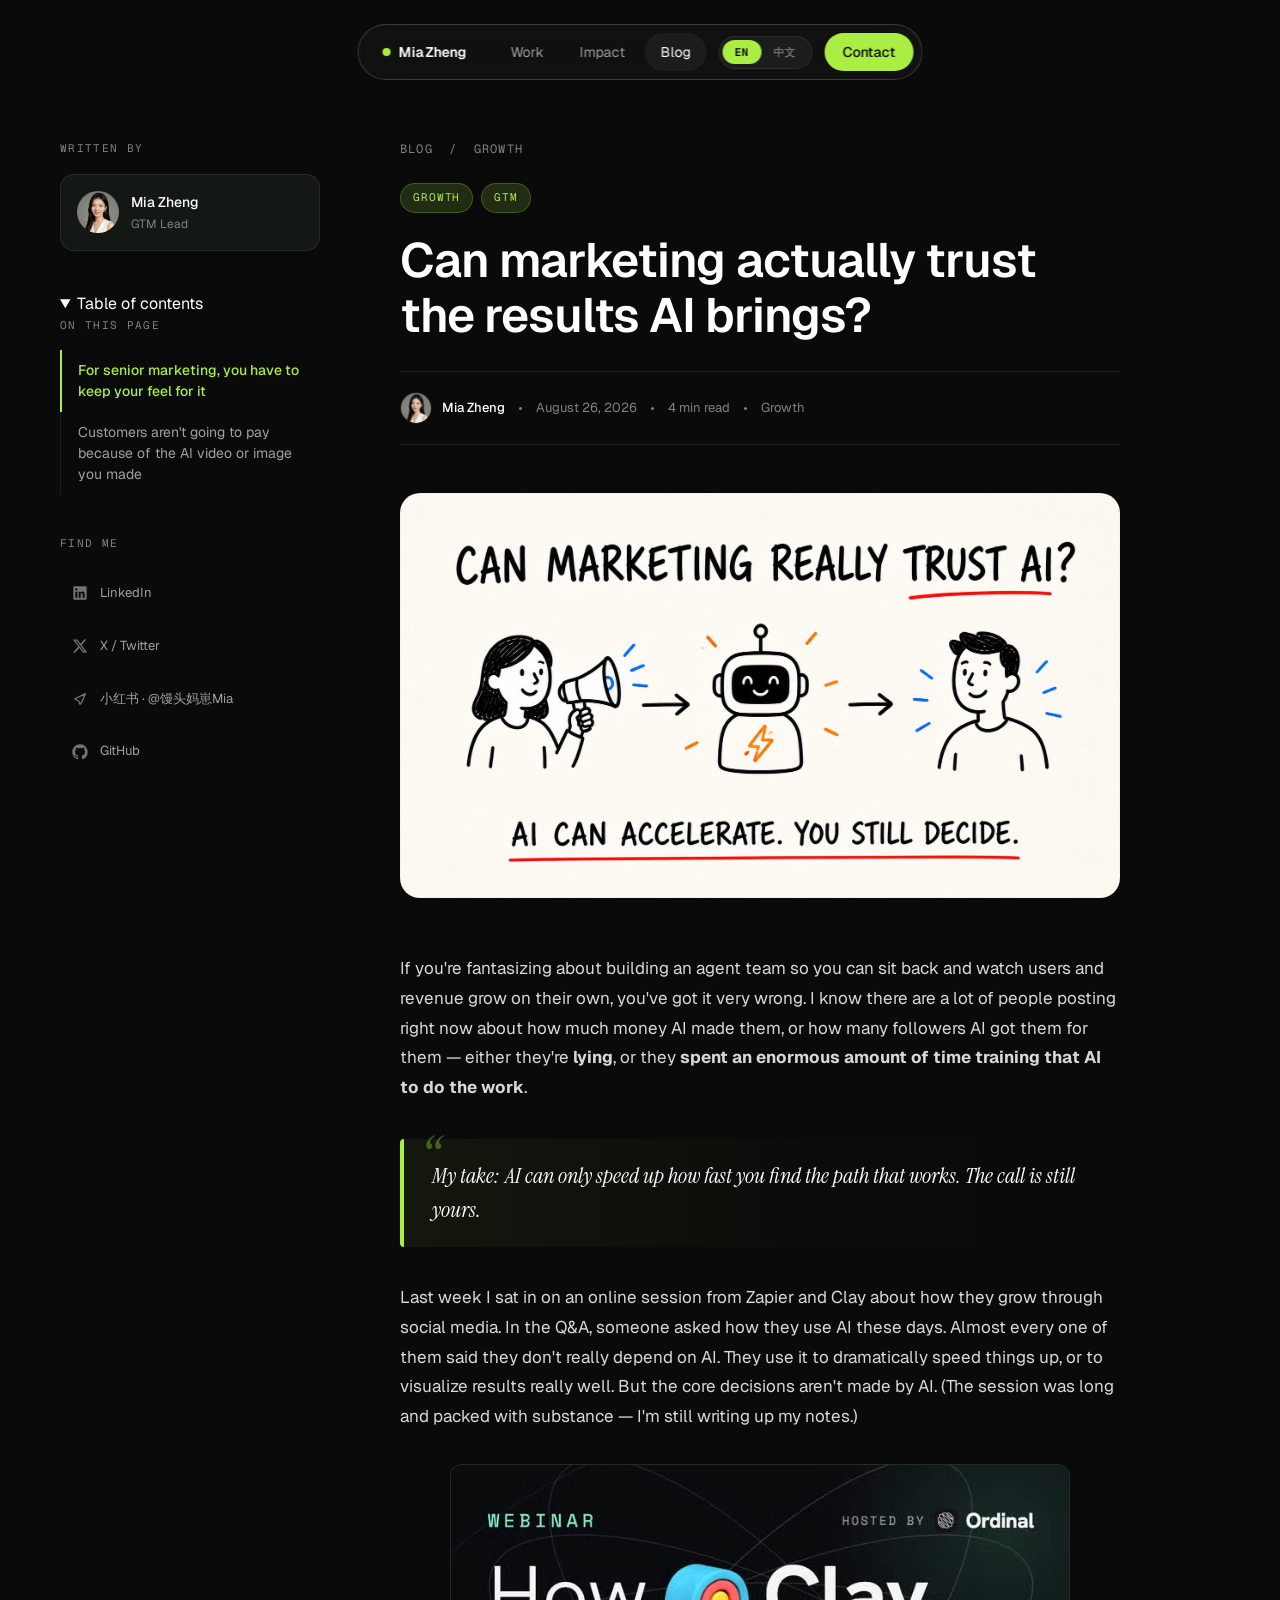
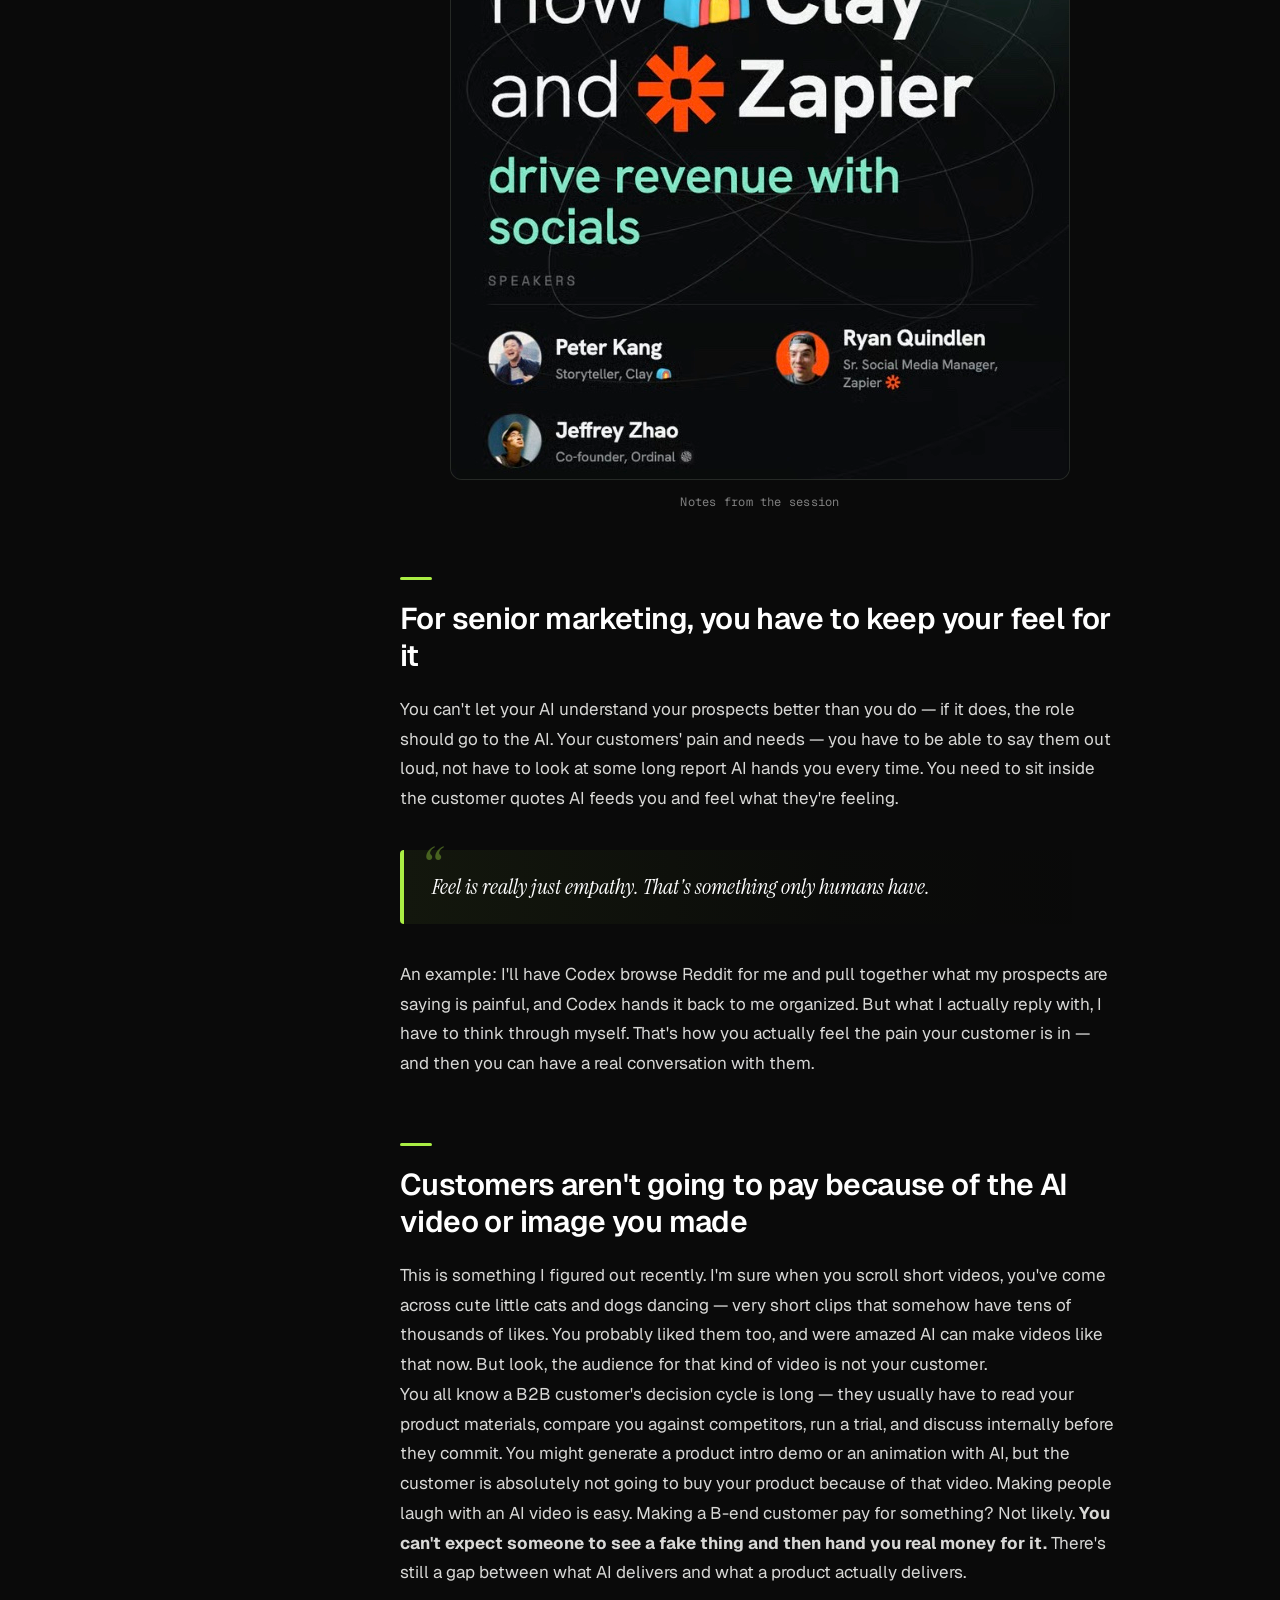
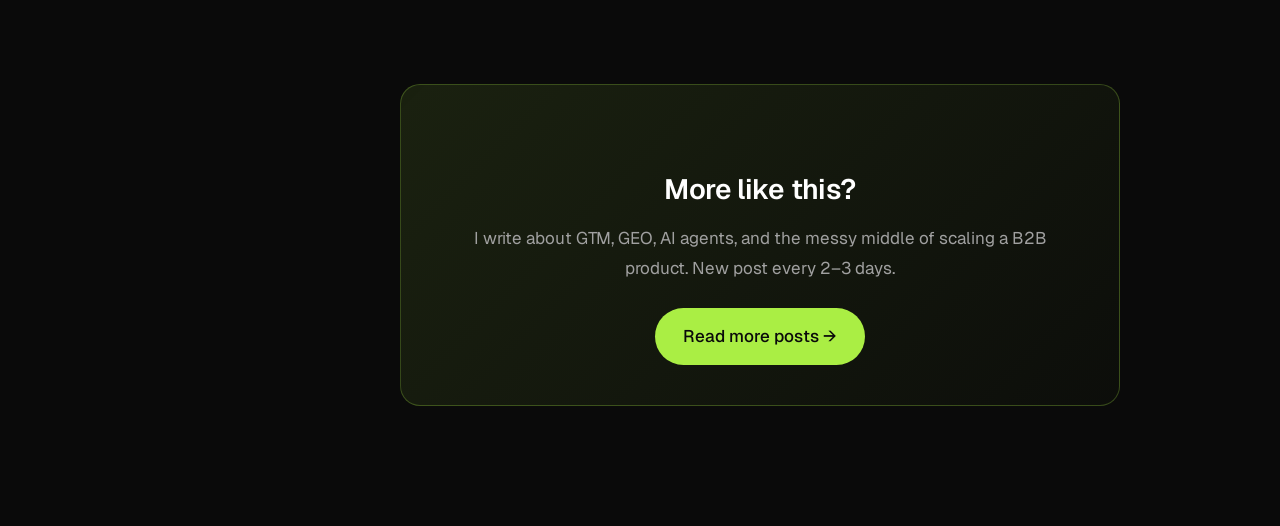
<file: blog/trust-ai/index.html>
<!DOCTYPE html>
<html lang="en">
<head>
<meta charset="UTF-8">
<meta name="viewport" content="width=device-width, initial-scale=1.0">
<title>Can marketing actually trust the results AI brings? — Mia Zheng</title>
<meta name="description" content="AI helped me generate $1M in revenue! You're sick of hearing that. My take on what AI actually does: use it, don't depend on it.">
<link rel="canonical" href="https://www.miazheng-growth.fun/blog/trust-ai/">
<meta property="og:type" content="article">
<meta property="og:site_name" content="Mia Zheng">
<meta property="og:url" content="https://www.miazheng-growth.fun/blog/trust-ai/">
<meta property="og:title" content="Can marketing actually trust the results AI brings? — Mia Zheng">
<meta property="og:description" content="AI helped me generate $1M in revenue! You&#x27;re sick of hearing that. My take on what AI actually does: use it, don&#x27;t depend on it.">
<meta property="og:image" content="https://www.miazheng-growth.fun/blog/images/trust-ai-hero.jpg">
<meta name="twitter:card" content="summary_large_image">
<meta name="twitter:image" content="https://www.miazheng-growth.fun/blog/images/trust-ai-hero.jpg">
<link rel="icon" type="image/svg+xml" href="data:image/svg+xml,%3Csvg xmlns='http://www.w3.org/2000/svg' viewBox='0 0 100 100'%3E%3Crect width='100' height='100' rx='22' fill='%230A0A0A'/%3E%3Ccircle cx='50' cy='50' r='18' fill='%23AAEE44'/%3E%3C/svg%3E">
<link rel="preconnect" href="https://fonts.googleapis.com">
<link rel="preconnect" href="https://fonts.gstatic.com" crossorigin>
<link href="https://fonts.googleapis.com/css2?family=Geist:wght@300;400;500;600;700;800&family=Geist+Mono:wght@400;500&family=Instrument+Serif:ital@0;1&family=Noto+Sans+SC:wght@400;500;600;700&family=Noto+Serif+SC:wght@400;600&display=swap" rel="stylesheet">
<style>
*, *::before, *::after { box-sizing: border-box; margin: 0; padding: 0; }
html { scroll-behavior: smooth; -webkit-font-smoothing: antialiased; }

:root {
  --bg-dark: #0A0A0A;
  --bg-card: #111A10;
  --bg-elev: #141814;
  --accent: #AAEE44;
  --accent-dim: #88BB33;
  --accent-glow: rgba(170, 238, 68, 0.15);
  --text-primary: #FFFFFF;
  --text-secondary: #A0A0A0;
  --text-tertiary: #808080;
  --text-body: #D8D8D6;
  --text-dark: #0A0A0A;
  --border-dark: rgba(255, 255, 255, 0.08);
  --border-dark-strong: rgba(255, 255, 255, 0.18);
  --font-sans: 'Geist', -apple-system, sans-serif;
  --font-mono: 'Geist Mono', 'SF Mono', monospace;
  --font-serif: 'Instrument Serif', Georgia, serif;
  --font-sans-zh: 'Noto Sans SC', 'PingFang SC', 'Microsoft YaHei', sans-serif;
  --font-serif-zh: 'Noto Serif SC', 'Songti SC', serif;
}

body { font-family: var(--font-sans); background: var(--bg-dark); color: var(--text-primary); font-size: 16px; line-height: 1.6; overflow-x: hidden; }
body.lang-zh { font-family: var(--font-sans-zh); }
body.lang-zh .prose em, body.lang-zh h1 em, body.lang-zh blockquote { font-family: var(--font-serif-zh); font-style: normal; }

[data-lang] { display: none; }
body.lang-en [data-lang="en"] { display: revert; }
body.lang-zh [data-lang="zh"] { display: revert; }
body.lang-en .prose > [data-lang="en"], body.lang-zh .prose > [data-lang="zh"] { display: block; }

/* NAV */
.nav { position: fixed; top: 24px; left: 50%; transform: translateX(-50%); z-index: 100; display: flex; align-items: center; gap: 4px; padding: 8px 8px 8px 24px; background: rgba(20,20,20,0.7); backdrop-filter: blur(20px); -webkit-backdrop-filter: blur(20px); border: 0.5px solid var(--border-dark-strong); border-radius: 100px; font-size: 14px; }
.nav-logo, .nav-links a, .lang-switch button { white-space: nowrap; }
.nav-logo { font-weight: 600; letter-spacing: -0.01em; margin-right: 24px; display: flex; align-items: center; gap: 8px; text-decoration: none; color: var(--text-primary); }
.nav-logo::before { content: ''; width: 8px; height: 8px; border-radius: 50%; background: var(--accent); box-shadow: 0 0 8px var(--accent-glow); }
.nav-links { display: flex; gap: 4px; align-items: center; }
.nav-links a { color: var(--text-secondary); text-decoration: none; padding: 8px 16px; border-radius: 100px; transition: color 0.2s, background 0.2s; }
.nav-links a:hover, .nav-links a.active { color: var(--text-primary); background: rgba(255,255,255,0.05); }
.nav-cta { background: var(--accent); color: var(--text-dark) !important; font-weight: 500; padding: 8px 18px !important; margin-left: 8px; border-radius: 100px; transition: transform 0.2s, background 0.2s; }
.nav-cta:hover { background: #BBFF55 !important; transform: translateY(-1px); }

.lang-switch { display: inline-flex; align-items: center; padding: 3px; margin-left: 8px; border-radius: 100px; background: rgba(255,255,255,0.05); border: 1px solid var(--border-dark); font-family: var(--font-mono); font-size: 11px; }
.lang-switch button { border: none; background: transparent; color: var(--text-secondary); padding: 5px 12px; border-radius: 100px; cursor: pointer; font-family: inherit; font-size: inherit; letter-spacing: 0.05em; transition: color 0.2s, background 0.2s; }
.lang-switch button:hover { color: var(--text-primary); }
body.lang-en .lang-switch button[data-set="en"], body.lang-zh .lang-switch button[data-set="zh"] { background: var(--accent); color: var(--text-dark); font-weight: 600; }

/* LAYOUT */
.article-wrap { max-width: 1240px; margin: 0 auto; padding: 140px 40px 120px; display: grid; grid-template-columns: 260px 1fr; grid-template-areas: "sidebar hero" "sidebar body"; column-gap: 80px; row-gap: 0; align-items: start; }
.sidebar { grid-area: sidebar; position: sticky; top: 120px; display: flex; flex-direction: column; gap: 40px; }
.article-hero { grid-area: hero; max-width: 720px; }
.article-body { grid-area: body; max-width: 720px; }

/* SIDEBAR */
.sidebar-label { font-family: var(--font-mono); font-size: 11px; text-transform: uppercase; letter-spacing: 0.12em; color: var(--text-tertiary); margin-bottom: 16px; }
.toc { border-left: 1px solid var(--border-dark); }
.toc ul { list-style: none; }
.toc li a { display: block; padding: 10px 16px; color: var(--text-secondary); text-decoration: none; font-size: 14px; line-height: 1.5; border-left: 2px solid transparent; margin-left: -1px; transition: color 0.2s, border-color 0.2s; }
.toc li a:hover { color: var(--text-primary); }
.toc li a.active { color: var(--accent); border-left-color: var(--accent); font-weight: 500; }
.author-card { display: flex; align-items: center; gap: 12px; padding: 16px; background: var(--bg-elev); border: 1px solid var(--border-dark); border-radius: 14px; }
.author-avatar { width: 42px; height: 42px; border-radius: 50%; background: linear-gradient(135deg, var(--accent), var(--accent-dim)); display: flex; align-items: center; justify-content: center; color: var(--text-dark); font-weight: 700; font-size: 16px; flex-shrink: 0; overflow: hidden; }
.author-avatar img { width: 100%; height: 100%; object-fit: cover; display: block; }
.author-name { font-weight: 500; font-size: 14px; }
.author-role { font-size: 12px; color: var(--text-tertiary); margin-top: 2px; }
.social-list { display: flex; flex-direction: column; gap: 4px; }
.social-link { display: flex; align-items: center; gap: 12px; padding: 14px 12px; color: var(--text-secondary); text-decoration: none; font-size: 13px; border-radius: 10px; transition: color 0.2s, background 0.2s; }
.social-link:hover { color: var(--text-primary); background: rgba(255,255,255,0.04); }
.social-link svg { width: 16px; height: 16px; flex-shrink: 0; opacity: 0.7; }

/* HERO */
.breadcrumb { font-family: var(--font-mono); font-size: 12px; color: var(--text-tertiary); margin-bottom: 24px; text-transform: uppercase; letter-spacing: 0.1em; }
.breadcrumb a { color: var(--text-tertiary); text-decoration: none; transition: color 0.2s; }
.breadcrumb a:hover { color: var(--accent); }
.tag-row { display: flex; gap: 8px; margin-bottom: 20px; flex-wrap: wrap; }
.tag { font-family: var(--font-mono); font-size: 11px; text-transform: uppercase; letter-spacing: 0.08em; padding: 5px 12px; border-radius: 100px; background: var(--accent-glow); color: var(--accent); border: 1px solid rgba(170,238,68,0.25); }
.article-hero h1 { font-size: clamp(34px, 4.6vw, 48px); line-height: 1.15; letter-spacing: -0.02em; font-weight: 600; margin-bottom: 28px; }
.article-hero h1 em { font-family: var(--font-serif); font-style: italic; font-weight: 400; color: var(--accent); }
body.lang-zh .article-hero h1 { letter-spacing: 0; line-height: 1.3; }
.meta-row { display: flex; align-items: center; gap: 14px; padding: 20px 0; margin-bottom: 48px; border-top: 1px solid var(--border-dark); border-bottom: 1px solid var(--border-dark); font-size: 13px; color: var(--text-tertiary); flex-wrap: wrap; }
.meta-row strong { color: var(--text-primary); font-weight: 500; }
.meta-row .meta-avatar { width: 32px; height: 32px; border-radius: 50%; object-fit: cover; display: block; flex-shrink: 0; border: 1px solid var(--border-dark); }
.meta-row .meta-author { display: flex; align-items: center; gap: 10px; }
.meta-dot { width: 3px; height: 3px; border-radius: 50%; background: var(--text-tertiary); }

.cover { width: 100%; aspect-ratio: 16 / 9; border-radius: 20px; border: 1px solid var(--border-dark); margin-bottom: 56px; overflow: hidden; background: #F5F0E8; }
.cover img { width: 100%; height: 100%; object-fit: cover; display: block; }

/* PROSE */
.prose { color: var(--text-body); font-size: 17px; line-height: 1.75; }
body.lang-zh .prose { line-height: 1.85; }
.prose > * + * { margin-top: 24px; }
.prose h2 { font-family: var(--font-sans); font-size: 30px; font-weight: 600; letter-spacing: -0.02em; color: var(--text-primary); line-height: 1.25; margin-top: 64px; margin-bottom: 20px; scroll-margin-top: 100px; }
body.lang-zh .prose h2 { font-family: var(--font-sans-zh); letter-spacing: 0; }
.prose h2::before { content: ''; display: block; width: 32px; height: 3px; background: var(--accent); border-radius: 2px; margin-bottom: 20px; }
.prose h3 { font-size: 21px; font-weight: 600; color: var(--text-primary); margin-top: 40px; margin-bottom: 12px; letter-spacing: -0.01em; scroll-margin-top: 100px; }
body.lang-zh .prose h3 { font-family: var(--font-sans-zh); letter-spacing: 0; }
.prose p { margin: 0; }
.prose a { color: var(--accent); text-decoration: none; border-bottom: 1px solid rgba(170,238,68,0.35); transition: border-color 0.2s, color 0.2s; }
.prose a:hover { color: #BBFF55; border-bottom-color: var(--accent); }
.prose strong { color: var(--text-primary); font-weight: 600; }
.prose em { font-family: var(--font-serif); font-style: italic; color: var(--text-primary); font-size: 1.05em; }
.prose ul, .prose ol { padding-left: 22px; }
.prose li { margin-bottom: 10px; }
.prose li::marker { color: var(--accent); }
.prose blockquote {
  position: relative;
  border-left: 4px solid var(--accent);
  background: linear-gradient(90deg, rgba(170,238,68,0.06) 0%, rgba(170,238,68,0.01) 60%, transparent 100%);
  padding: 20px 24px 20px 28px;
  margin: 36px 0;
  border-radius: 4px 12px 12px 4px;
  font-family: var(--font-serif); font-style: italic;
  font-size: 22px; line-height: 1.55;
  color: var(--text-primary);
}
.prose blockquote::before {
  content: '\201C';
  position: absolute; top: -6px; left: 18px;
  font-family: var(--font-serif);
  font-size: 60px; line-height: 1;
  color: var(--accent); opacity: 0.35;
  pointer-events: none;
}
.prose blockquote cite { display: block; font-family: var(--font-sans); font-style: normal; font-weight: 400; font-size: 13px; color: var(--text-tertiary); margin-top: 12px; }
body.lang-zh .prose blockquote { font-family: var(--font-serif-zh); font-style: normal; font-weight: 500; }
body.lang-zh .prose blockquote cite { font-family: var(--font-sans-zh); }

/* Inline images — normalized by publish.mjs into <figure class="embedded-img">.
   Centering + max-width fits any aspect ratio into the 720px column. */
.prose figure.embedded-img { margin: 32px 0; text-align: center; }
.prose figure.embedded-img img {
  display: block;
  max-width: 100%;
  height: auto;
  margin: 0 auto;
  border-radius: 12px;
  border: 1px solid var(--border-dark);
  background: var(--bg-elev);
}
.prose figure.embedded-img figcaption {
  margin-top: 12px;
  font-family: var(--font-mono);
  font-size: 12px;
  color: var(--text-tertiary);
  text-align: center;
  letter-spacing: 0.02em;
}
/* Safety net: any stray <img> we missed still gets centered and fitted. */
.prose > img, .prose p > img, .prose div > img { display: block; max-width: 100%; height: auto; margin: 32px auto; border-radius: 12px; border: 1px solid var(--border-dark); }

/* CALLOUTS */
.callout { padding: 24px 28px; border-radius: 16px; border: 1px solid var(--border-dark); background: var(--bg-elev); margin: 36px 0; display: flex; gap: 16px; align-items: flex-start; }
.callout-icon { width: 32px; height: 32px; border-radius: 8px; display: flex; align-items: center; justify-content: center; font-size: 16px; font-weight: 600; flex-shrink: 0; }
.callout-body { flex: 1; }
.callout-title { font-size: 13px; font-weight: 600; text-transform: uppercase; letter-spacing: 0.08em; margin-bottom: 6px; }
.callout p { font-size: 15px; line-height: 1.65; color: var(--text-body); }
.callout p + p { margin-top: 10px; }
.callout--accent { background: linear-gradient(135deg, rgba(170,238,68,0.08) 0%, rgba(170,238,68,0.02) 100%); border-color: rgba(170,238,68,0.25); }
.callout--accent .callout-icon { background: rgba(170,238,68,0.18); color: var(--accent); }
.callout--accent .callout-title { color: var(--accent); }
.callout--info { background: linear-gradient(135deg, rgba(100,160,255,0.06) 0%, rgba(100,160,255,0.01) 100%); border-color: rgba(100,160,255,0.22); }
.callout--info .callout-icon { background: rgba(100,160,255,0.15); color: #7AB0FF; }
.callout--info .callout-title { color: #7AB0FF; }
.callout--warn { background: linear-gradient(135deg, rgba(255,180,80,0.06) 0%, rgba(255,180,80,0.01) 100%); border-color: rgba(255,180,80,0.22); }
.callout--warn .callout-icon { background: rgba(255,180,80,0.15); color: #FFC060; }
.callout--warn .callout-title { color: #FFC060; }
.callout--pink { background: linear-gradient(135deg, rgba(255,130,180,0.06) 0%, rgba(255,130,180,0.01) 100%); border-color: rgba(255,130,180,0.22); }
.callout--pink .callout-icon { background: rgba(255,130,180,0.15); color: #FF9BC4; }
.callout--pink .callout-title { color: #FF9BC4; }

/* STAT PULL */
.stat-pull { display: grid; grid-template-columns: repeat(2, 1fr); gap: 16px; margin: 40px 0; }
.stat-pull-item { padding: 24px 20px; background: var(--bg-elev); border: 1px solid var(--border-dark); border-radius: 14px; }
.stat-pull-num { font-family: var(--font-serif); font-style: italic; font-size: 38px; line-height: 1; color: var(--accent); margin-bottom: 8px; }
.stat-pull-label { font-size: 12px; color: var(--text-tertiary); text-transform: uppercase; letter-spacing: 0.08em; }

/* NEWS CLIPPING FIGURE — screenshot of a real article, shown as evidence with clear sourcing */
.news-clip { margin: 40px 0; border-radius: 16px; border: 1px solid var(--border-dark); background: #F7F3EC; overflow: hidden; }
.news-clip-bar { display: flex; align-items: center; gap: 8px; padding: 12px 18px; background: var(--bg-elev); border-bottom: 1px solid var(--border-dark); }
.news-clip-dot { width: 9px; height: 9px; border-radius: 50%; background: var(--border-dark-strong); }
.news-clip-label { font-family: var(--font-mono); font-size: 11px; color: var(--text-tertiary); text-transform: uppercase; letter-spacing: 0.1em; margin-left: 4px; }
.news-clip img { width: 100%; display: block; }
.news-clip-caption { padding: 14px 18px; font-size: 13px; color: var(--text-tertiary); background: var(--bg-elev); border-top: 1px solid var(--border-dark); }

.bottom-cta { margin-top: 96px; padding: 40px; border-radius: 20px; background: linear-gradient(135deg, rgba(170,238,68,0.10) 0%, rgba(170,238,68,0.02) 100%); border: 1px solid rgba(170,238,68,0.25); text-align: center; }
.bottom-cta h3 { font-size: 28px; font-weight: 600; letter-spacing: -0.02em; margin-bottom: 10px; color: var(--text-primary); }
.bottom-cta p { color: var(--text-secondary); margin-bottom: 24px; }
.prose a.bottom-cta-btn, .bottom-cta-btn { display: inline-block; padding: 14px 28px; background: var(--accent); color: var(--text-dark); text-decoration: none; font-weight: 500; border-radius: 100px; transition: transform 0.2s, background 0.2s; border-bottom: none; }
.prose a.bottom-cta-btn:hover, .bottom-cta-btn:hover { background: #BBFF55; color: var(--text-dark); transform: translateY(-1px); }
.prose a.bottom-cta-btn { border-bottom: none; }

/* RESPONSIVE */
@media (max-width: 960px) {
  .article-wrap { display: flex; flex-direction: column; gap: 0; padding: 110px 20px 80px; max-width: 720px; }
  .sidebar { display: contents; position: static; }
  .article-hero { order: 1; max-width: 100%; width: 100%; margin-bottom: 32px; }
  .side-author { order: 2; width: 100%; margin-bottom: 24px; }
  .side-toc { order: 3; width: 100%; margin-bottom: 24px; }
  .side-social { order: 4; width: 100%; margin-bottom: 40px; }
  .article-body { order: 5; max-width: 100%; width: 100%; }
  .side-toc details { border: 1px solid var(--border-dark); border-radius: 12px; background: var(--bg-elev); overflow: hidden; }
  .side-toc summary { list-style: none; padding: 14px 18px; cursor: pointer; display: flex; align-items: center; justify-content: space-between; font-weight: 600; font-size: 15px; color: var(--text-primary); }
  .side-toc summary::-webkit-details-marker { display: none; }
  .side-toc summary::after { content: '▾'; color: var(--text-tertiary); font-size: 12px; transition: transform 0.2s; }
  .side-toc details[open] summary::after { transform: rotate(180deg); }
  .side-toc .sidebar-label { display: none; }
  .side-toc .toc { border-left: none; padding: 0 8px 12px; }
  .side-social .sidebar-label { display: none; }
  .side-social .social-list { flex-direction: row; flex-wrap: wrap; gap: 6px; }
  .side-social .social-link span { display: none; }
  .stat-pull { grid-template-columns: 1fr; }
  .article-hero h1 { font-size: 28px; }
  .prose { font-size: 16px; }
  .prose h2 { font-size: 24px; margin-top: 48px; }
  .prose h3 { font-size: 18px; margin-top: 32px; }
  .prose blockquote { font-size: 19px; }
  .bottom-cta { padding: 28px 24px; margin-top: 64px; }
  .bottom-cta h3 { font-size: 22px; }
  .cover { margin-bottom: 0; }
  .meta-row { margin-bottom: 32px; }
  .nav { top: 12px; padding: 6px 6px 6px 18px; font-size: 13px; }
  .nav-logo { margin-right: 12px; }
  .nav-links a[href*="#"]:not(.nav-cta) { display: none; }
  .nav-links a { padding: 6px 12px; }
  .lang-switch { margin-left: 4px; }
  .lang-switch button { padding: 11px 14px; font-size: 12px; }
}
.social-link.social-static { cursor: default; }
</style>
</head>
<body class="lang-en">

<nav class="nav">
  <a href="../../" class="nav-logo"><span>Mia Zheng</span></a>
  <span class="nav-links">
    <a href="../../#workflow"><span data-lang="en">Work</span><span data-lang="zh">作品</span></a>
    <a href="../../#impact"><span data-lang="en">Impact</span><span data-lang="zh">成果</span></a>
    <a href="../" class="active"><span data-lang="en">Blog</span><span data-lang="zh">博客</span></a>
    <span class="lang-switch">
      <button data-set="en" onclick="setLang('en')">EN</button>
      <button data-set="zh" onclick="setLang('zh')">中文</button>
    </span>
    <a href="../../#contact" class="nav-cta"><span data-lang="en">Contact</span><span data-lang="zh">联系</span></a>
  </span>
</nav>

<div class="article-wrap">

  <aside class="sidebar">
    <div class="side-author">
      <div class="sidebar-label"><span data-lang="en">Written by</span><span data-lang="zh">作者</span></div>
      <div class="author-card">
        <div class="author-avatar"><img src="../images/avatar.jpg" alt="Mia Zheng"></div>
        <div>
          <div class="author-name">Mia Zheng</div>
          <div class="author-role">GTM Lead</div>
        </div>
      </div>
    </div>

    <div class="side-toc">
      <details open>
        <summary><span data-lang="en">Table of contents</span><span data-lang="zh">目录</span></summary>
        <div class="sidebar-label"><span data-lang="en">On this page</span><span data-lang="zh">本文内容</span></div>
        <nav class="toc">
          <ul>
            <li><a href="#h1" data-anchor="h1" class="active"><span data-lang="en">For senior marketing, you have to keep your feel for it</span><span data-lang="zh">对于Senior Marketing来说，你需要保持触感</span></a></li>
            <li><a href="#h2" data-anchor="h2"><span data-lang="en">Customers aren't going to pay because of the AI video or image you made</span><span data-lang="zh">客户不会因为你做的AI 视频/图片买单</span></a></li>
          </ul>
        </nav>
      </details>
    </div>

    <div class="side-social">
      <div class="sidebar-label"><span data-lang="en">Find me</span><span data-lang="zh">找到我</span></div>
      <div class="social-list">
        <a href="https://www.linkedin.com/in/mia-zheng-a31214310" class="social-link" target="_blank" rel="noopener">
          <svg viewBox="0 0 24 24" fill="currentColor"><path d="M20.5 2h-17A1.5 1.5 0 002 3.5v17A1.5 1.5 0 003.5 22h17a1.5 1.5 0 001.5-1.5v-17A1.5 1.5 0 0020.5 2zM8 19H5v-9h3zM6.5 8.25A1.75 1.75 0 118.3 6.5a1.78 1.78 0 01-1.8 1.75zM19 19h-3v-4.74c0-1.42-.6-1.93-1.38-1.93A1.74 1.74 0 0013 14.19a.66.66 0 000 .14V19h-3v-9h2.9v1.3a3.11 3.11 0 012.7-1.4c1.55 0 3.36.86 3.36 3.66z"/></svg>
          <span>LinkedIn</span>
        </a>
        <a href="https://x.com/MinxiaZhen73449" class="social-link" target="_blank" rel="noopener">
          <svg viewBox="0 0 24 24" fill="currentColor"><path d="M18.244 2.25h3.308l-7.227 8.26 8.502 11.24H16.17l-5.214-6.817L4.99 21.75H1.68l7.73-8.835L1.254 2.25H8.08l4.713 6.231zm-1.161 17.52h1.833L7.084 4.126H5.117z"/></svg>
          <span>X / Twitter</span>
        </a>
        <span class="social-link social-static">
          <svg viewBox="0 0 24 24" fill="none" stroke="currentColor" stroke-width="2" stroke-linecap="round" stroke-linejoin="round"><path d="M20 4L4 12l6 3 2 5 3-4 5-12z"/></svg>
          <span>小红书 · @馒头妈崽Mia</span>
        </span>
        <a href="https://github.com/miazheng-max" class="social-link" target="_blank" rel="noopener">
          <svg viewBox="0 0 24 24" fill="currentColor"><path d="M12 .5C5.65.5.5 5.65.5 12c0 5.08 3.29 9.38 7.86 10.9.58.11.79-.25.79-.56v-2.01c-3.2.7-3.87-1.37-3.87-1.37-.52-1.33-1.28-1.68-1.28-1.68-1.05-.72.08-.7.08-.7 1.16.08 1.77 1.19 1.77 1.19 1.03 1.77 2.7 1.26 3.36.96.1-.75.4-1.26.73-1.55-2.55-.29-5.24-1.28-5.24-5.68 0-1.26.45-2.28 1.19-3.09-.12-.29-.52-1.47.11-3.06 0 0 .97-.31 3.18 1.18a11 11 0 015.79 0c2.21-1.49 3.18-1.18 3.18-1.18.63 1.59.23 2.77.11 3.06.74.81 1.19 1.83 1.19 3.09 0 4.42-2.7 5.38-5.27 5.67.41.35.78 1.05.78 2.12v3.14c0 .31.21.68.79.56A11.5 11.5 0 0023.5 12C23.5 5.65 18.35.5 12 .5z"/></svg>
          <span>GitHub</span>
        </a>
      </div>
    </div>
  </aside>

  <header class="article-hero">
    <div class="breadcrumb">
      <a href="../"><span data-lang="en">Blog</span><span data-lang="zh">博客</span></a> &nbsp;/&nbsp; Growth
    </div>

    <div class="tag-row">
      <span class="tag">Growth</span> <span class="tag">GTM</span>
    </div>

    <h1 data-lang="en">Can marketing actually trust the results AI brings?</h1>
    <h1 data-lang="zh">Marketing真的能相信AI带来的效果吗</h1>

    <div class="meta-row">
      <span class="meta-author"><img class="meta-avatar" src="../images/avatar.jpg" alt="Mia Zheng" loading="lazy"><strong>Mia Zheng</strong></span>
      <span class="meta-dot"></span>
      <span data-lang="en">August 26, 2026</span>
      <span data-lang="zh">2026年8月26日</span>
      <span class="meta-dot"></span>
      <span data-lang="en">4 min read</span>
      <span data-lang="zh">阅读约 4 分钟</span>
      <span class="meta-dot"></span>
      <span>Growth</span>
    </div>

    <div class="cover"><img src="../images/trust-ai-hero.jpg" alt="Can marketing actually trust the results AI brings?"></div>
  </header>

  <div class="article-body">
    <div class="prose">

      <!-- ================ ENGLISH ================ -->
      <div data-lang="en">
<p>If you're fantasizing about building an agent team so you can sit back and watch users and revenue grow on their own, you've got it very wrong. I know there are a lot of people posting right now about how much money AI made them, or how many followers AI got them for them — either they're <b>lying</b>, or they <b>spent an enormous amount of time training that AI to do the work</b>.</p>

<blockquote>My take: AI can only speed up how fast you find the path that works. The call is still yours.</blockquote>

<p>Last week I sat in on an online session from Zapier and Clay about how they grow through social media. In the Q&amp;A, someone asked how they use AI these days. Almost every one of them said they don't really depend on AI. They use it to dramatically speed things up, or to visualize results really well. But the core decisions aren't made by AI. (The session was long and packed with substance — I'm still writing up my notes.)</p>

<figure class="embedded-img" data-block="img"><img src="../images/trust-ai-trust-ai-inline-1.jpg" alt=""><figcaption contenteditable="true">Notes from the session</figcaption></figure>

<h2 id="h1">For senior marketing, you have to keep your feel for it</h2>

<p>You can't let your AI understand your prospects better than you do — if it does, the role should go to the AI. Your customers' pain and needs — you have to be able to say them out loud, not have to look at some long report AI hands you every time. You need to sit inside the customer quotes AI feeds you and feel what they're feeling.</p>

<blockquote>Feel is really just empathy. That's something only humans have.</blockquote>

<p>An example: I'll have Codex browse Reddit for me and pull together what my prospects are saying is painful, and Codex hands it back to me organized. But what I actually reply with, I have to think through myself. That's how you actually feel the pain your customer is in — and then you can have a real conversation with them.</p>

<h2 id="h2">Customers aren't going to pay because of the AI video or image you made</h2>

<p>This is something I figured out recently. I'm sure when you scroll short videos, you've come across cute little cats and dogs dancing — very short clips that somehow have tens of thousands of likes. You probably liked them too, and were amazed AI can make videos like that now. But look, the audience for that kind of video is not your customer.</p>

<p>You all know a B2B customer's decision cycle is long — they usually have to read your product materials, compare you against competitors, run a trial, and discuss internally before they commit. You might generate a product intro demo or an animation with AI, but the customer is absolutely not going to buy your product because of that video. Making people laugh with an AI video is easy. Making a B-end customer pay for something? Not likely. <b>You can't expect someone to see a fake thing and then hand you real money for it.</b> There's still a gap between what AI delivers and what a product actually delivers.</p>
        <div class="bottom-cta">
          <h3>More like this?</h3>
          <p>I write about GTM, GEO, AI agents, and the messy middle of scaling a B2B product. New post every 2–3 days.</p>
          <a href="../" class="bottom-cta-btn">Read more posts →</a>
        </div>
      </div>

      <!-- ================ CHINESE ================ -->
      <div data-lang="zh">
如果你妄想建立一个agent 团队，你就可以坐等用户规模和收入自增长，那就大错特错了。我知道现在有很多人都在发帖说自己的ai给自己赚了多少钱，或者帮他们做了多少粉丝，首先要么他们在<b>说谎话</b>， 或者他们<b>花了非常多的时间在调教他们的ai在帮他们干活</b>。<div><br></div><blockquote>我的看法是，AI只是能加速你找到成功的路，但是决定权还是在你。</blockquote><div><br></div><div>我上周听了Zapier和Clay的线上分享会， 讨论怎么在通过社交媒体做增长的，在Q&amp;A环节有人问，你们现在是怎么用ai的。 几乎他们每一个人给到的答复都是不会怎么依赖于AI的。虽然他们利用ai大幅的提高了效率，或者说将结果很好的可视化了。but 核心决策不会是ai来完成的。（他们的分享很长很干货，我正在整理当中）</div><figure class="embedded-img" data-block="img"><img src="../images/trust-ai-trust-ai-inline-1.jpg" alt=""></figure><h2 id="h1-zh">对于Senior Marketing来说，你需要保持触感</h2><div>你不能让你的ai比你更懂你的潜在客户，不然这个职位你给ai做得了。你的客户的痛点和诉求是什么， 你需要说的出来，而不是每次都需要看ai给你发的冗长的报告。你需要在ai发给你的客户原声里面感受潜在客户的痛苦，&nbsp;</div><blockquote>触感其实就是共情，这是人才有的能力。</blockquote><div>我举个例子，我会让codex帮我去操作浏览reddit看看我的潜在客户都在说什么痛点，codex整理好给我，但是最终回复的内容需要你自己去想，这样你就可以真切的感受到客户的痛点是什么，然后和客户对话。</div><div><br></div><h2 id="h2-zh">客户不会因为你做的AI 视频/图片买单</h2><div>这个是我前段时间突然想明白的。我相信你们刷短视频的时候都会刷到过很可爱的小猫小狗在跳舞，很短的视频居然有上万的点赞。这个时候你应该也会点赞，同时惊叹ai的视频居然能做到这个程度。 But请注意这种视频面向的人群和你的客户不一样。</div><div><br></div><div>你们都知道B2B的客户决策周期很长，他们一般要经过看过你的产品资料、不同竞品对比、试用以及内部商讨才能确定。你可能用ai生成一个产品介绍的demo或者动画效果， 但是客户绝对不会因为这个视频而为你的产品买单的。用AI视频让大家开怀一笑是容易的，但是让B端客户付费是不太可能的。<b>你不能指望他看了一个假的东西然后让他付出真金白银。</b>AI传递-&gt;产品交付还是有段距离的。</div><div><br></div>
        <div class="bottom-cta">
          <h3>想看更多这样的内容?</h3>
          <p>我会写 GTM、GEO、AI agents、以及放大一款 B2B 产品过程中那些混乱的中间地带。每 2–3 天更新一篇。</p>
          <a href="../" class="bottom-cta-btn">查看更多文章 →</a>
        </div>
      </div>

    </div>
  </div>
</div>

<script>
(function () {
  var tocLinks = document.querySelectorAll('.toc a[data-anchor]');

  function suffix() {
    return document.body.classList.contains('lang-zh') ? '-zh' : '';
  }

  function syncTocHrefs() {
    var suf = suffix();
    tocLinks.forEach(function (a) {
      a.setAttribute('href', '#' + a.dataset.anchor + suf);
    });
  }

  function updateSpy() {
    var suf = suffix();
    var y = window.scrollY + 140;
    var nearBottom = window.scrollY + window.innerHeight >= document.body.scrollHeight - 4;
    var active = 0;
    tocLinks.forEach(function (a, i) {
      var s = document.getElementById(a.dataset.anchor + suf);
      if (s && s.offsetTop <= y) active = i;
    });
    if (nearBottom) active = tocLinks.length - 1;
    tocLinks.forEach(function (l, i) {
      l.classList.toggle('active', i === active);
    });
  }

  window.setLang = function (lang) {
    document.body.classList.remove('lang-en', 'lang-zh');
    document.body.classList.add('lang-' + lang);
    document.documentElement.lang = lang === 'zh' ? 'zh-CN' : 'en';
    try { localStorage.setItem('mia-blog-lang', lang); } catch (e) {}
    syncTocHrefs();
    updateSpy();
  };

  window.addEventListener('scroll', updateSpy);

  var saved = null;
  try { saved = localStorage.getItem('mia-blog-lang'); } catch (e) {}
  if (saved === 'zh' || saved === 'en') {
    window.setLang(saved);
  } else {
    syncTocHrefs();
    updateSpy();
  }
})();
</script>

</body>
</html>
</file>
